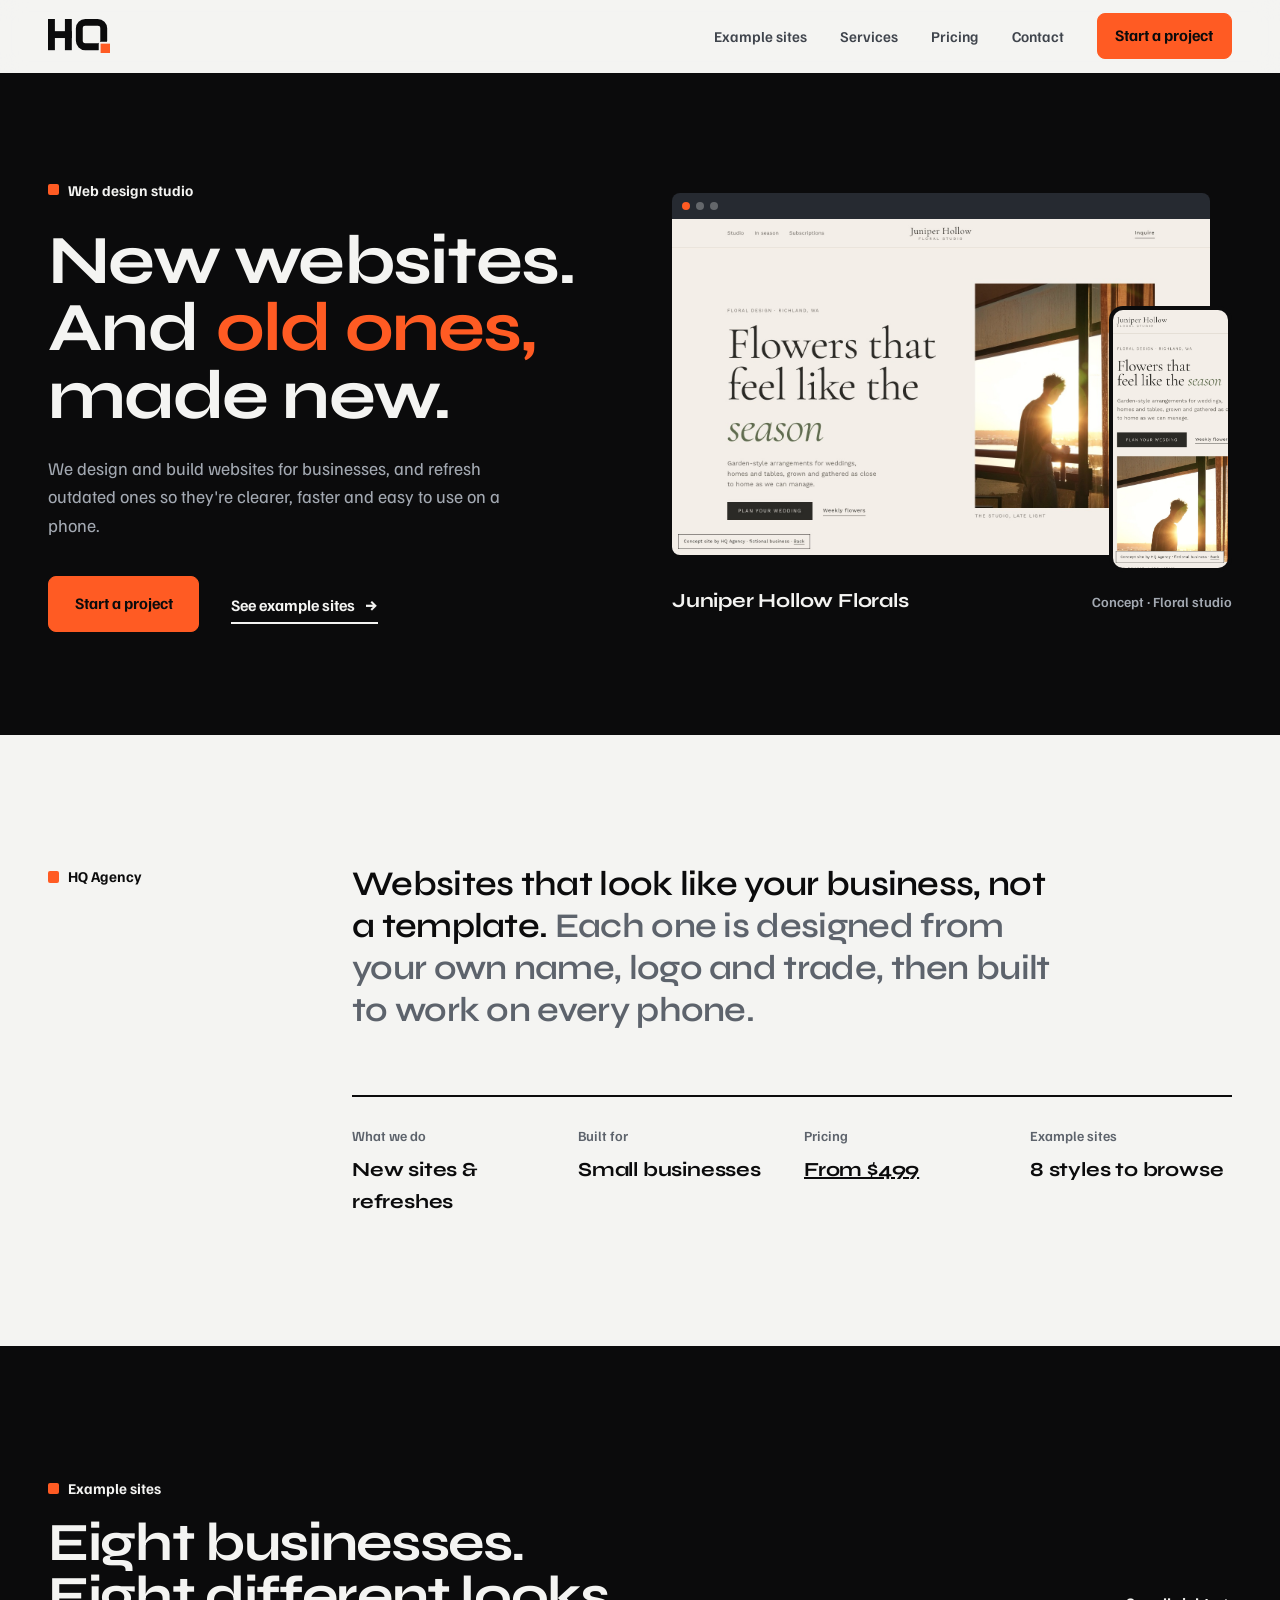
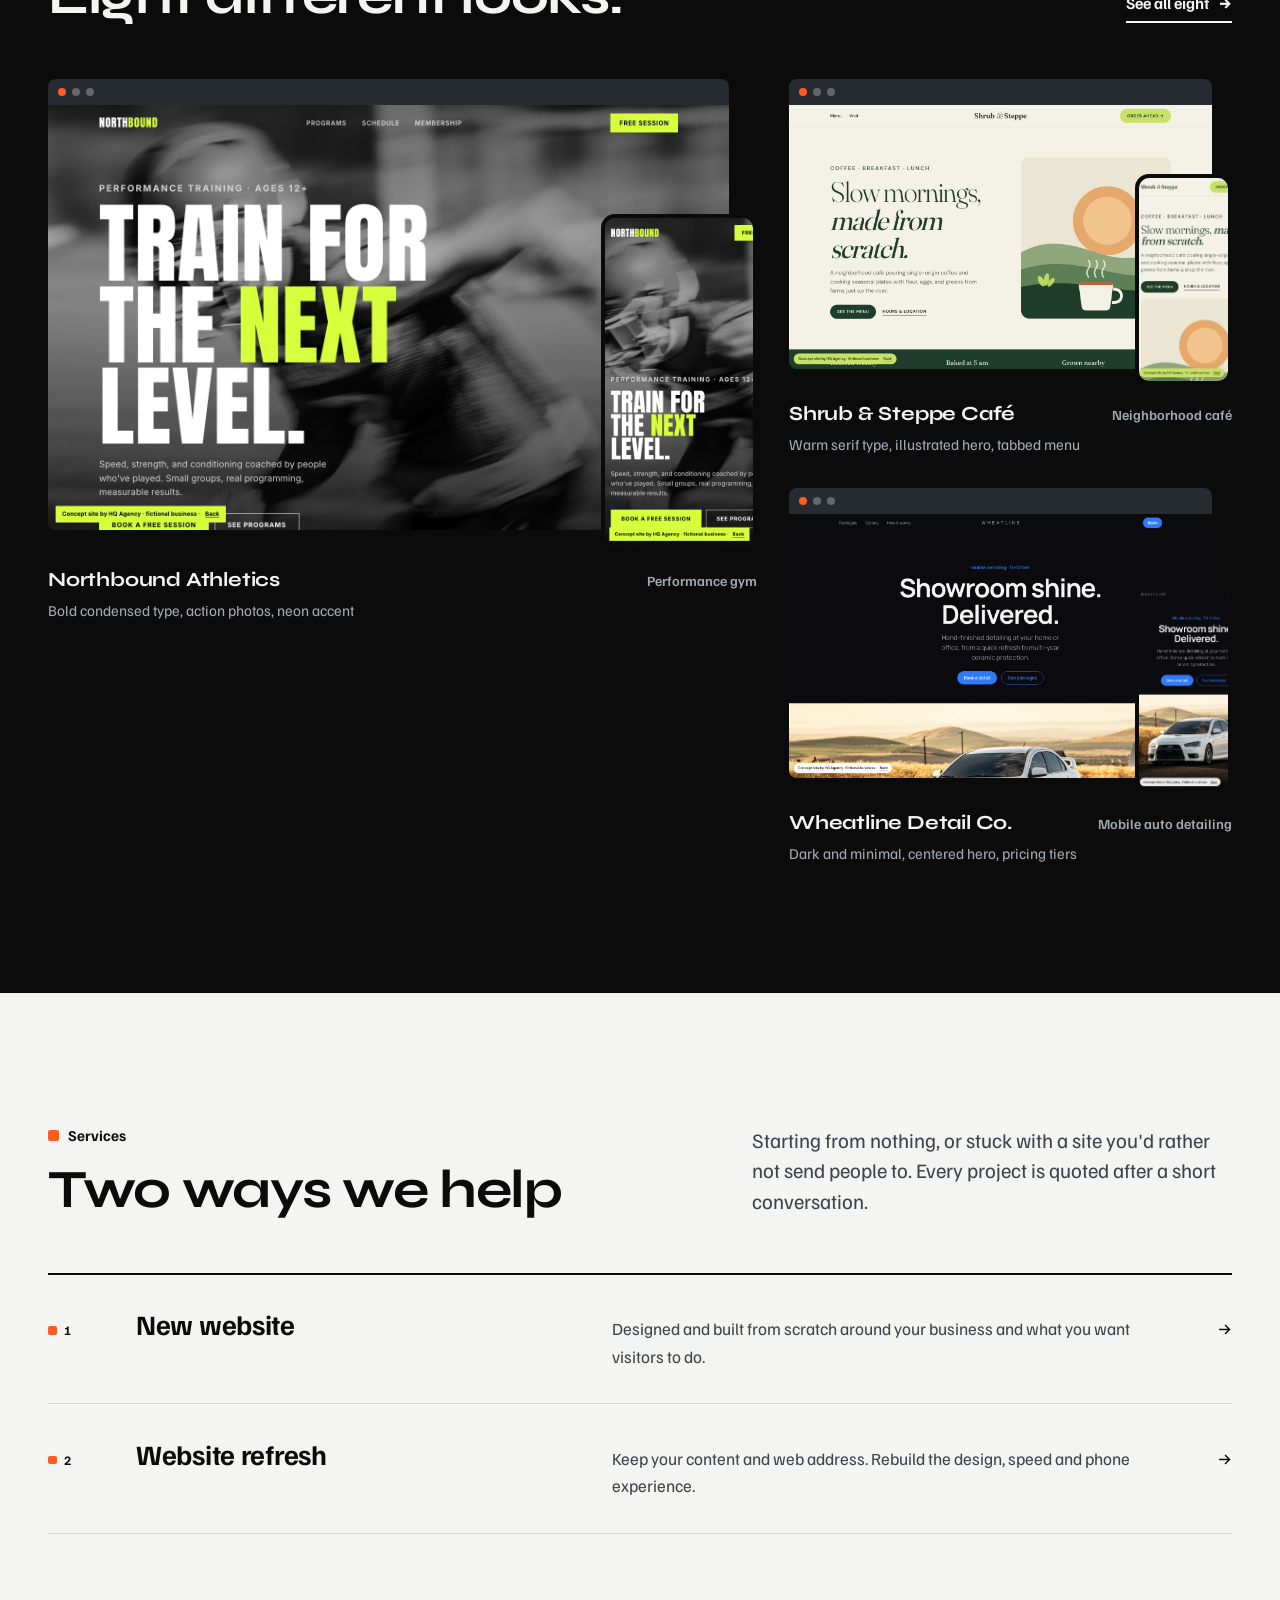
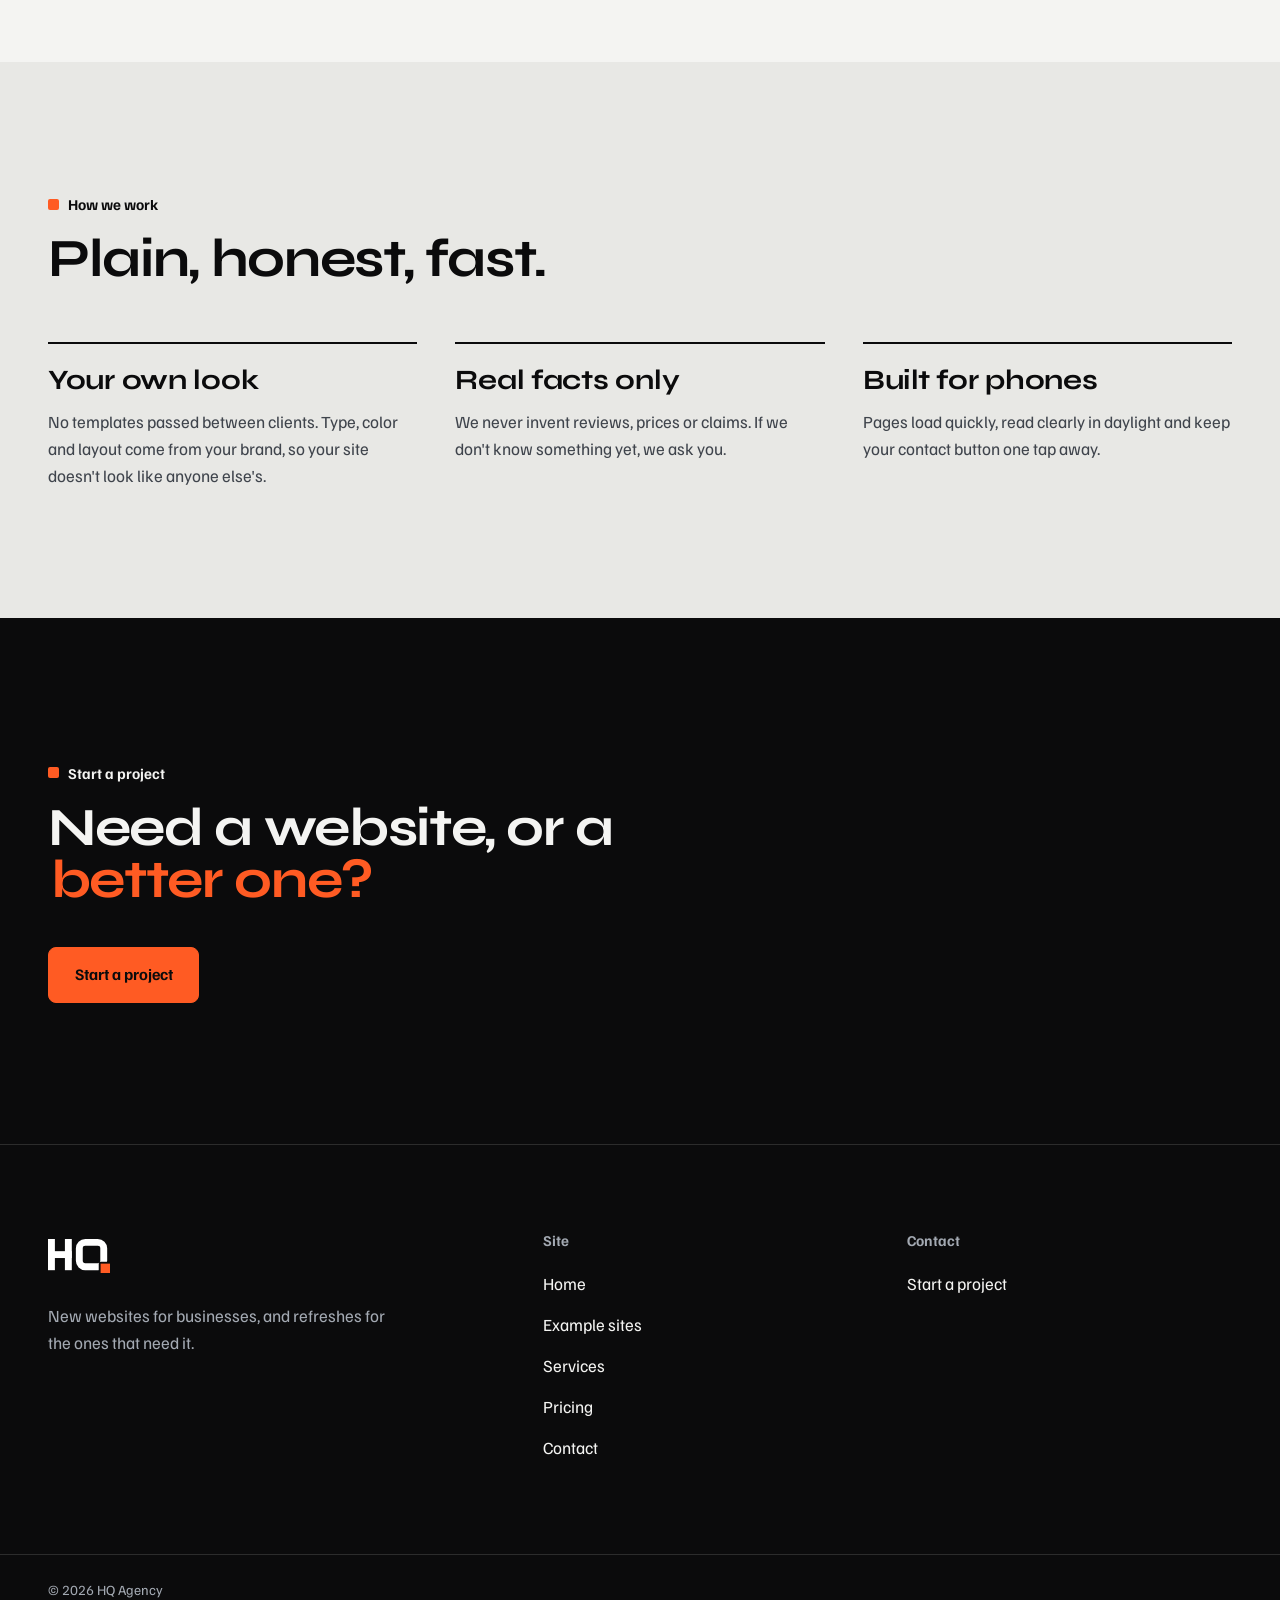
<file: index.html>
<!doctype html>
<html lang="en">
<head>
  <meta charset="utf-8" />
  <meta name="viewport" content="width=device-width, initial-scale=1" />
  <title>HQ Agency | New websites and website refreshes</title>
  <meta name="description" content="HQ Agency designs new websites for businesses and refreshes outdated ones so they're clearer, faster and easy to use on a phone." />
  <meta name="theme-color" content="#f4f4f2" />
  <link rel="icon" href="favicon.svg?v=20261128" type="image/svg+xml" />
  <link rel="icon" href="assets/brand/favicon-32.png?v=20261128" sizes="32x32" type="image/png" />
  <link rel="apple-touch-icon" href="assets/brand/apple-touch-icon.png?v=20261128" />
  <meta property="og:site_name" content="HQ Agency" />
  <meta property="og:type" content="website" />
  <meta property="og:title" content="HQ Agency | New websites and website refreshes" />
  <meta property="og:description" content="New websites for businesses, and refreshes for the ones that need it." />
  <meta property="og:url" content="https://adminus-hqagency.github.io/hqagency-site/" />
  <meta property="og:image" content="https://adminus-hqagency.github.io/hqagency-site/assets/brand/og-image.jpg" />
  <meta property="og:image:width" content="1200" />
  <meta property="og:image:height" content="630" />
  <meta property="og:image:alt" content="HQ Agency: New websites. And old ones, made new." />
  <meta name="twitter:card" content="summary_large_image" />
  <link rel="preconnect" href="https://fonts.googleapis.com" />
  <link rel="preconnect" href="https://fonts.gstatic.com" crossorigin />
  <link rel="stylesheet" href="https://fonts.googleapis.com/css2?family=Familjen+Grotesk:wght@400;500;600;700&family=Syne:wght@600;700;800&display=swap" />
  <link rel="stylesheet" href="css/styles.css?v=20261128" />
  <link rel="preload" as="image" href="assets/work/juniper-hollow-desktop.jpg" fetchpriority="high" />
  <script>document.documentElement.classList.add("js");</script>
  <script src="js/config.js?v=20261128" defer></script>
  <script src="js/components.js?v=20261128" defer></script>
  <script src="js/main.js?v=20261128" defer></script>
  <script src="https://hq-help-bot.hq-help-bot.workers.dev/widget.js" defer></script>
  <script type="application/ld+json">
  { "@context": "https://schema.org", "@type": "ProfessionalService", "name": "HQ Agency", "description": "Website design for businesses: new websites and website refreshes." }
  </script>
</head>
<body>
  <site-header current="home"></site-header>

  <main id="main">
    <!-- HERO, split variant: headline left, a real example site right -->
    <section class="hero hero--split dark" aria-labelledby="hero-title">
      <div class="container hero__grid">
        <div>
          <p class="eyebrow">Web design studio</p>
          <h1 class="display h1 hero__title" id="hero-title">New websites. And <span class="hl">old ones,</span> made new.</h1>
          <p class="hero__text">We design and build websites for businesses, and refresh outdated ones so they're clearer, faster and easy to use on a phone.</p>
          <div class="hero__actions">
            <a class="btn" href="contact.html">Start a project</a>
            <a class="link-arrow" href="work.html">See example sites <span class="arrow" aria-hidden="true">&rarr;</span></a>
          </div>
        </div>
        <a class="work-card hero__work" href="examples/juniper-hollow/" target="_blank" rel="noopener">
          <div class="work-card__frame">
            <div class="work-card__bar" aria-hidden="true"><i></i><i></i><i></i></div>
            <img src="assets/work/juniper-hollow-desktop.jpg" alt="Homepage of the Juniper Hollow Florals concept site: a serif headline beside a warm photo of a studio window." width="1440" height="900" fetchpriority="high" />
            <img class="work-card__phone" src="assets/work/juniper-hollow-phone.jpg" alt="" width="780" height="1688" />
          </div>
          <div class="work-card__caption">
            <span class="work-card__title">Juniper Hollow Florals<span class="visually-hidden"> (concept site, opens in a new tab)</span></span>
            <span class="work-card__meta">Concept · Floral studio</span>
          </div>
        </a>
      </div>
    </section>

    <!-- INTRO + FACTS (pattern 3) -->
    <section class="section" aria-labelledby="intro-title">
      <div class="container grid-12">
        <div class="intro__label"><h2 class="eyebrow" id="intro-title">HQ Agency</h2></div>
        <div class="intro__body">
          <p class="statement">
            Websites that look like your business, not a template.
            <span class="muted">Each one is designed from your own name, logo and trade, then built to work on every phone.</span>
          </p>
          <dl class="facts">
            <div><dt>What we do</dt><dd>New sites &amp; refreshes</dd></div>
            <div><dt>Built for</dt><dd>Small businesses</dd></div>
            <div><dt>Pricing</dt><dd><a href="pricing.html">From $499</a></dd></div>
            <div><dt>Example sites</dt><dd>8 styles to browse</dd></div>
          </dl>
        </div>
      </div>
    </section>

    <!-- FEATURED WORK (pattern 5) -->
    <section class="section dark" aria-labelledby="work-title">
      <div class="container">
        <div class="section-head">
          <div>
            <p class="eyebrow">Example sites</p>
            <h2 class="display h2" id="work-title">Eight businesses.<br />Eight different looks.</h2>
          </div>
          <a class="link-arrow" href="work.html">See all eight <span class="arrow" aria-hidden="true">&rarr;</span></a>
        </div>
        <div class="featured-grid" data-featured-work></div>
      </div>
    </section>

    <!-- SERVICE ROWS (pattern 6) -->
    <section class="section" aria-labelledby="services-title">
      <div class="container">
        <div class="section-head">
          <div>
            <p class="eyebrow">Services</p>
            <h2 class="display h2" id="services-title">Two ways we help</h2>
          </div>
          <p class="lede">Starting from nothing, or stuck with a site you'd rather not send people to. Every project is quoted after a short conversation.</p>
        </div>
        <ul class="service-rows" data-service-rows></ul>
      </div>
    </section>

    <!-- PILLARS (pattern 9): swap for Reviews (pattern 12) once real reviews exist -->
    <section class="section tone-2" aria-labelledby="why-title">
      <div class="container">
        <div class="section-head">
          <div>
            <p class="eyebrow">How we work</p>
            <h2 class="display h2" id="why-title">Plain, honest, fast.</h2>
          </div>
        </div>
        <div class="pillars">
          <div class="pillar"><h3 class="h3">Your own look</h3><p>No templates passed between clients. Type, color and layout come from your brand, so your site doesn't look like anyone else's.</p></div>
          <div class="pillar"><h3 class="h3">Real facts only</h3><p>We never invent reviews, prices or claims. If we don't know something yet, we ask you.</p></div>
          <div class="pillar"><h3 class="h3">Built for phones</h3><p>Pages load quickly, read clearly in daylight and keep your contact button one tap away.</p></div>
        </div>
      </div>
    </section>

    <!-- CTA BAND (pattern 13) -->
    <section class="dark cta" aria-labelledby="cta-title">
      <div class="container">
        <p class="eyebrow">Start a project</p>
        <h2 class="display h2 cta__title" id="cta-title" style="margin-top:1rem">Need a website, or a <span class="hl">better one?</span></h2>
        <div class="cta__row">
          <a class="btn" href="contact.html">Start a project</a>
          <div class="cta__contact">
            <a data-link="email" href="#">Email</a>
            <a data-link="phone" href="#">Call</a>
          </div>
        </div>
      </div>
    </section>
  </main>

  <site-footer></site-footer>
</body>
</html>
</file>
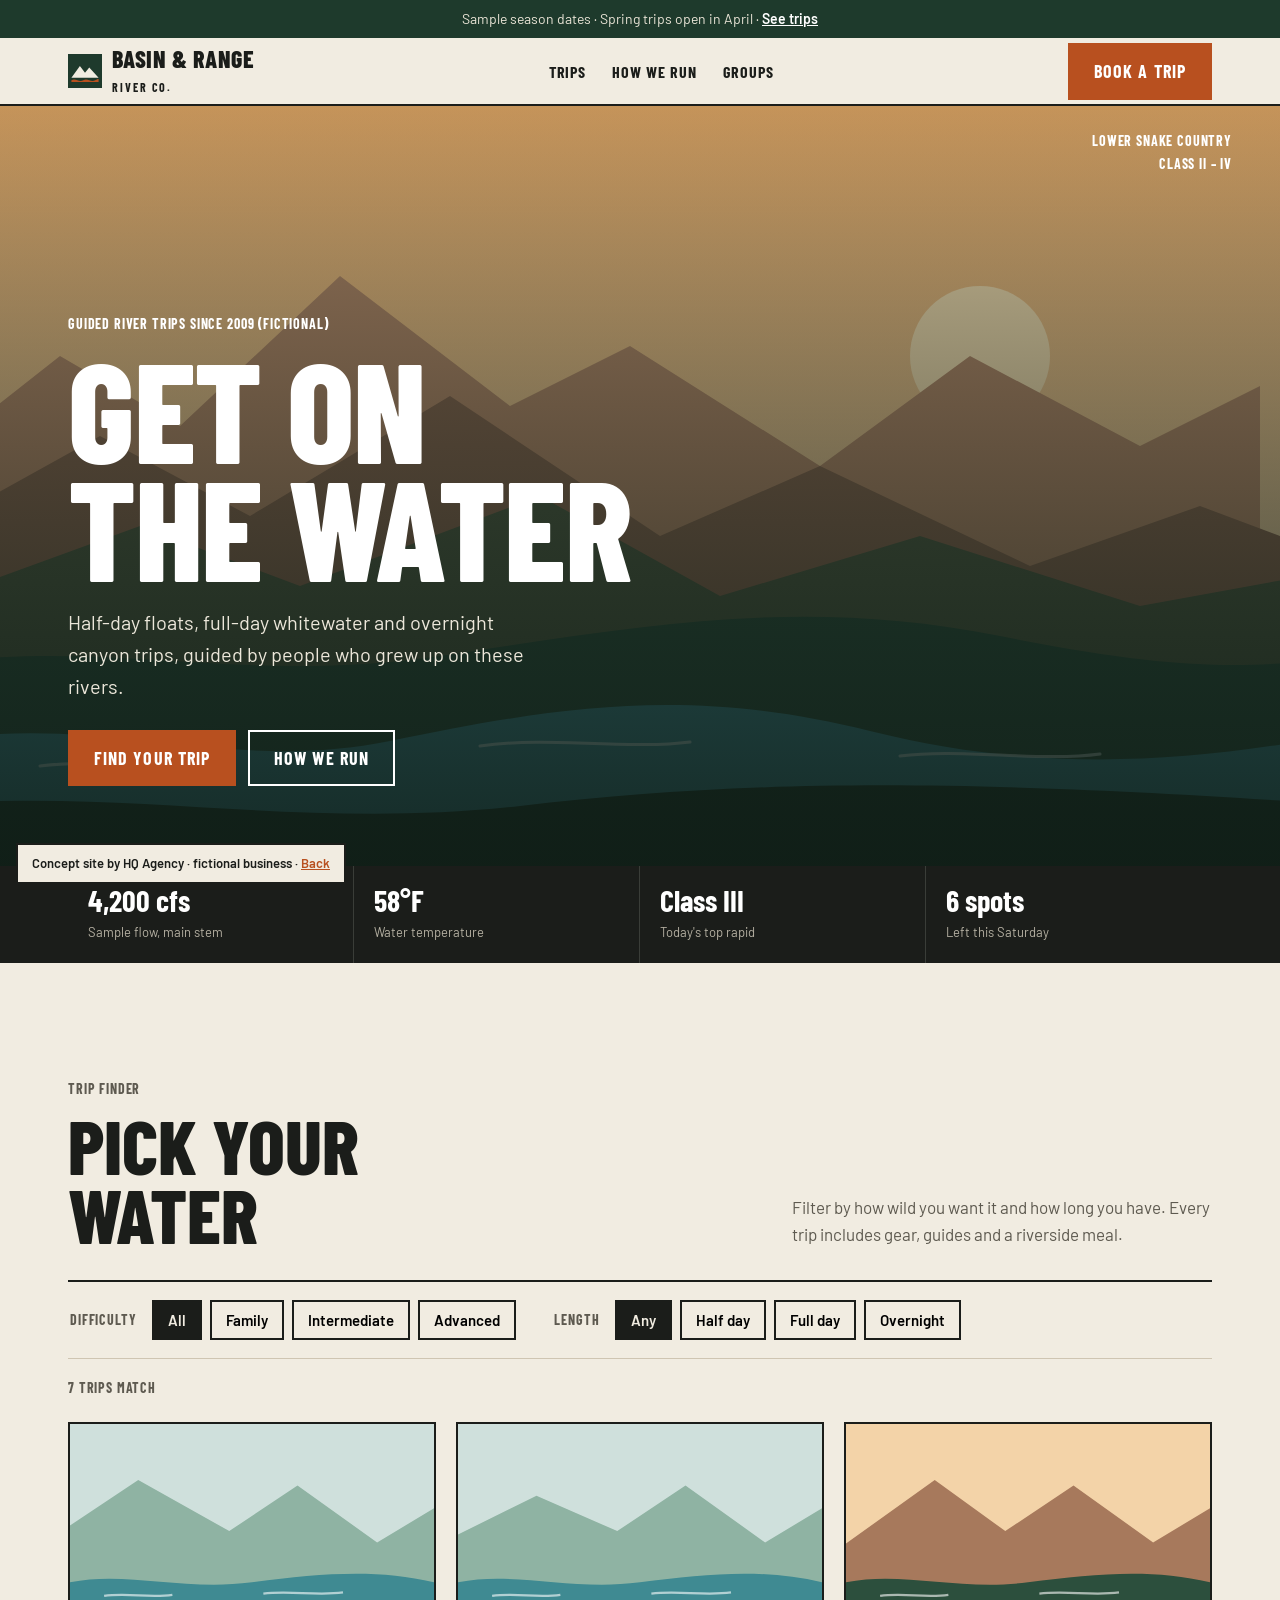
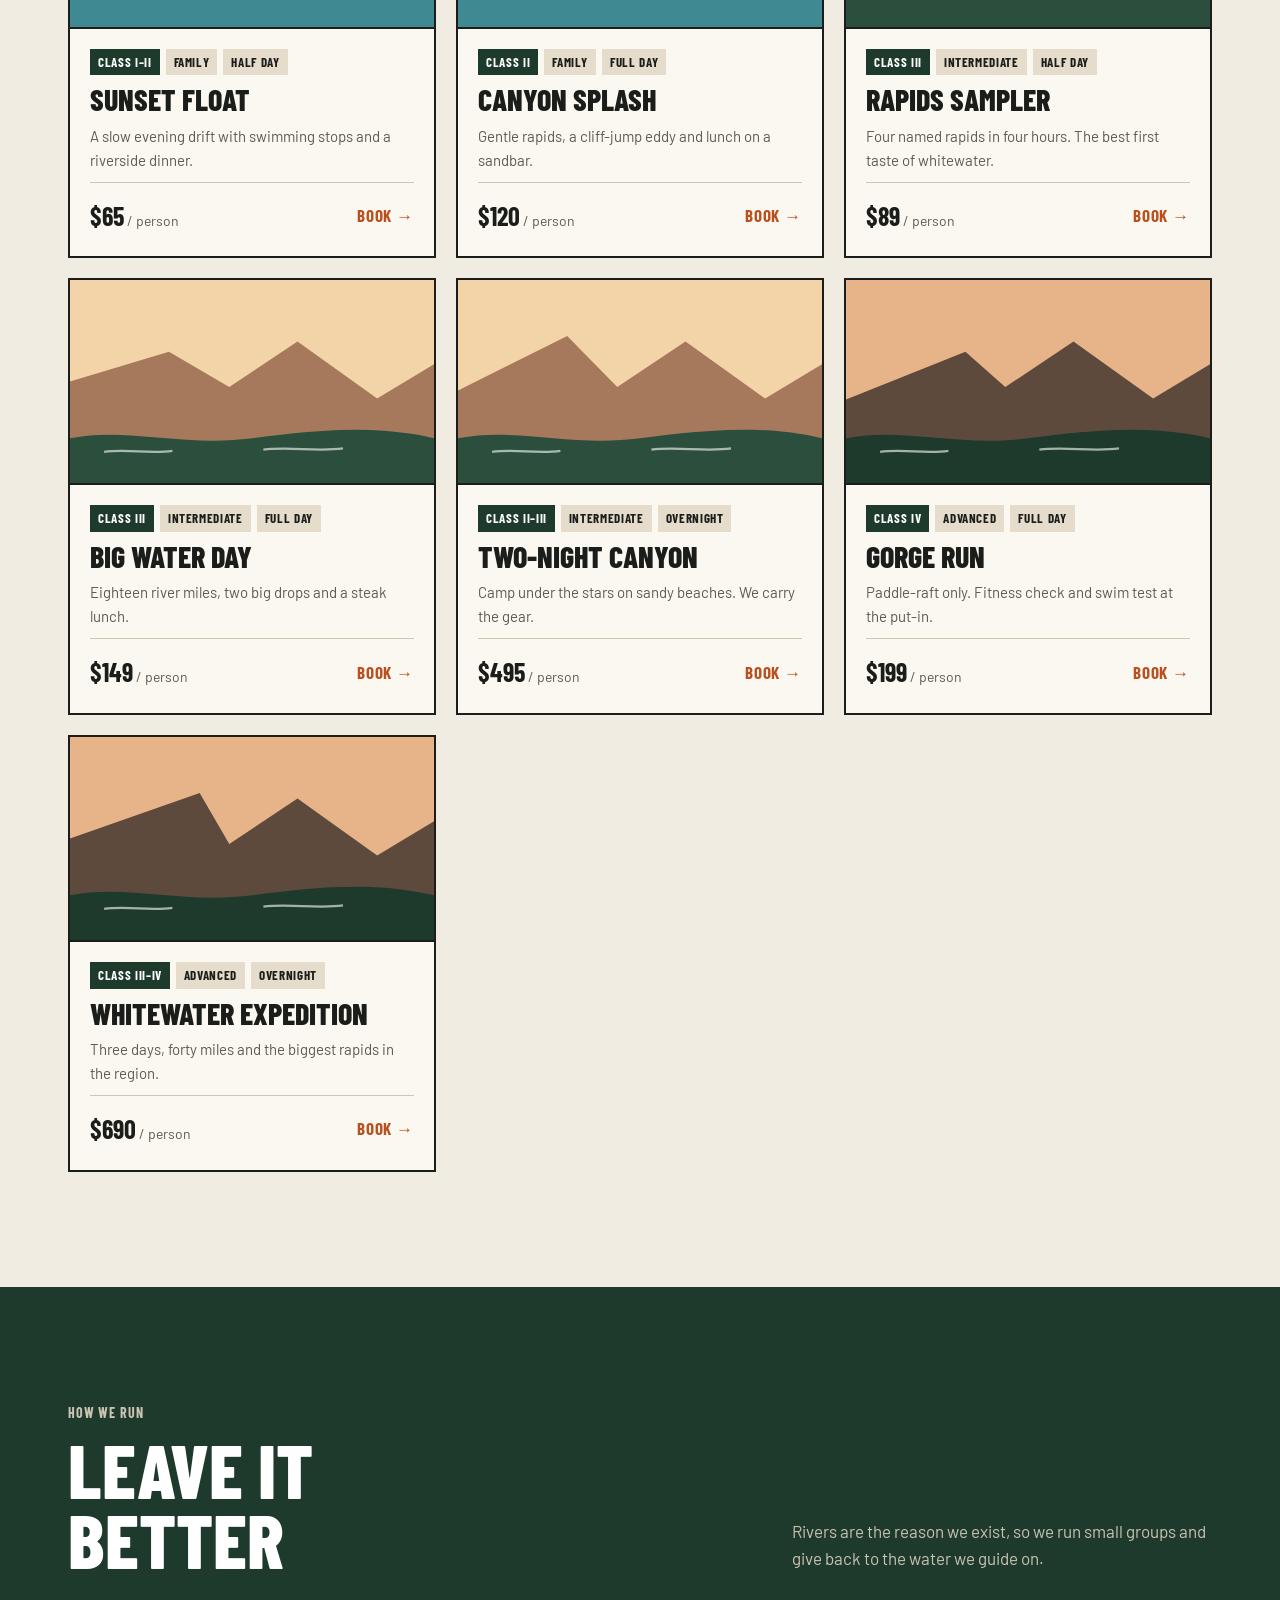
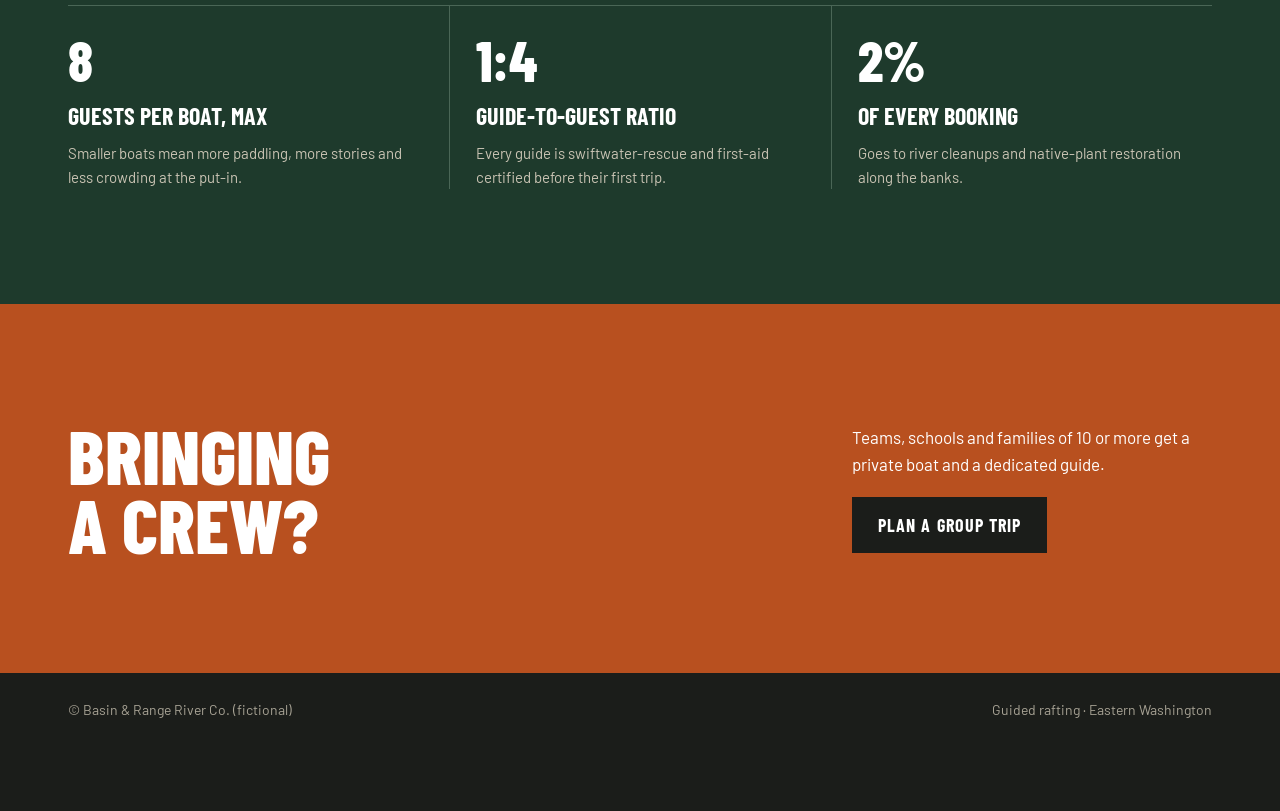
<file: examples/basin-and-range/index.html>
<!doctype html>
<html lang="en">
<head>
  <meta charset="utf-8" />
  <meta name="viewport" content="width=device-width, initial-scale=1" />
  <title>Basin &amp; Range River Co. | Concept site by HQ Agency</title>
  <meta name="description" content="Concept website for a fictional river rafting outfitter, designed by HQ Agency." />
  <meta name="robots" content="noindex" />
  <link rel="preconnect" href="https://fonts.googleapis.com" />
  <link rel="preconnect" href="https://fonts.gstatic.com" crossorigin />
  <link rel="stylesheet" href="https://fonts.googleapis.com/css2?family=Barlow+Condensed:wght@600;700;800&family=Barlow:wght@400;500;600&display=swap" />
  <style>
    :root {
      --paper: #f1ece1; --paper-2: #e5dccb; --forest: #1e3a2c; --forest-2: #2c4f3d; --ink: #1b1d1a; --muted: #5e5a50;
      --rust: #b8501f; --rust-dark: #9a4116; --sky: #cfe0dc; --line: #cfc5b2; --max: 1240px;
      --cond: "Barlow Condensed", "Arial Narrow", sans-serif; --sans: "Barlow", system-ui, sans-serif;
    }
    *, *::before, *::after { box-sizing: border-box; }
    html { scroll-behavior: smooth; }
    @media (prefers-reduced-motion: reduce) { html { scroll-behavior: auto; } * { transition: none !important; } }
    body { margin: 0; background: var(--paper); color: var(--ink); font-family: var(--sans); font-size: 17px; line-height: 1.6; -webkit-font-smoothing: antialiased; }
    a { color: inherit; }
    h1, h2, h3, p, ul { margin: 0; padding: 0; }
    .wrap { width: 100%; max-width: var(--max); margin-inline: auto; padding-inline: clamp(16px, 4vw, 48px); }
    :focus-visible { outline: 3px solid var(--rust); outline-offset: 2px; }
    .cap { font-family: var(--cond); font-weight: 700; text-transform: uppercase; letter-spacing: .06em; font-size: 14px; }
    .btn { display: inline-flex; align-items: center; justify-content: center; gap: 10px; min-height: 48px; padding: 12px 24px; font-family: var(--cond); font-weight: 700; font-size: 18px; letter-spacing: .06em; text-transform: uppercase; text-decoration: none; border: 2px solid var(--rust); background: var(--rust); color: #fff; transition: background-color .2s, border-color .2s, color .2s; }
    .btn:hover { background: var(--rust-dark); border-color: var(--rust-dark); }
    .btn--line { background: transparent; color: inherit; border-color: currentColor; }
    .btn--line:hover { background: rgba(255,255,255,.1); border-color: currentColor; }

    /* Announcement + nav */
    .note { background: var(--forest); color: #e9e4d6; text-align: center; padding: 8px 16px; font-size: 14px; }
    .note a { color: #fff; font-weight: 600; }
    .nav { position: sticky; top: 0; z-index: 10; background: var(--paper); border-bottom: 2px solid var(--ink); }
    .nav__bar { display: flex; align-items: center; justify-content: space-between; gap: 20px; min-height: 66px; }
    .logo { display: flex; align-items: center; gap: 10px; text-decoration: none; font-family: var(--cond); font-weight: 800; font-size: 24px; text-transform: uppercase; letter-spacing: .02em; line-height: 1; }
    .logo svg { width: 34px; height: 34px; }
    .nav__links { display: flex; gap: 26px; }
    .nav__links a { text-decoration: none; }
    .nav__links a:hover { color: var(--rust); }
    @media (max-width: 780px) { .nav__links { display: none; } .nav .btn { min-height: 44px; padding: 8px 16px; font-size: 16px; } }

    /* Hero */
    .hero { position: relative; color: #fff; min-height: min(86vh, 760px); display: flex; align-items: flex-end; overflow: hidden; background: var(--forest); }
    .hero svg.scene { position: absolute; inset: 0; width: 100%; height: 100%; }
    .hero::after { content: ""; position: absolute; inset: 0; background: linear-gradient(to top, rgba(14,26,20,.86), rgba(14,26,20,.5) 55%, rgba(14,26,20,.2)); }
    .hero__content { position: relative; z-index: 1; padding-block: clamp(40px, 7vw, 80px); }
    .hero h1 { font-family: var(--cond); font-weight: 800; text-transform: uppercase; font-size: clamp(60px, 11vw, 168px); line-height: .84; letter-spacing: -.01em; margin-top: 14px; }
    .hero p.sub { margin-top: 20px; max-width: 44ch; font-size: clamp(17px, 1.8vw, 20px); color: #ece7da; }
    .hero__ctas { display: flex; flex-wrap: wrap; gap: 12px; margin-top: 28px; }
    .hero .meta { position: absolute; right: clamp(16px, 4vw, 48px); top: 24px; z-index: 2; text-align: right; color: #fff; }

    /* Report strip */
    .report { background: var(--ink); color: #e9e4d6; }
    .report ul { list-style: none; display: grid; grid-template-columns: repeat(4, minmax(0, 1fr)); }
    .report li { padding: 18px 20px; border-right: 1px solid #3a3d38; }
    .report li:last-child { border-right: 0; }
    .report b { display: block; font-family: var(--cond); font-size: 30px; font-weight: 700; color: #fff; line-height: 1.1; }
    .report span { font-size: 13px; color: #b5b0a2; }
    @media (max-width: 760px) { .report ul { grid-template-columns: 1fr 1fr; } .report li:nth-child(2) { border-right: 0; } .report li:nth-child(-n+2) { border-bottom: 1px solid #3a3d38; } }

    /* Trip finder */
    .section { padding-block: clamp(64px, 9vw, 120px); }
    .head { display: flex; flex-wrap: wrap; justify-content: space-between; align-items: flex-end; gap: 20px 40px; margin-bottom: 32px; }
    .head h2 { font-family: var(--cond); font-weight: 800; text-transform: uppercase; font-size: clamp(44px, 6vw, 84px); line-height: .9; margin-top: 10px; }
    .head p { max-width: 42ch; color: var(--muted); }
    .kicker { color: var(--rust); }
    .filters { display: flex; flex-wrap: wrap; gap: 20px 36px; padding: 18px 0; border-top: 2px solid var(--ink); border-bottom: 1px solid var(--line); }
    .filters fieldset { border: 0; padding: 0; margin: 0; display: flex; flex-wrap: wrap; align-items: center; gap: 8px; }
    .filters legend { float: left; margin-right: 6px; color: var(--muted); }
    .chip { min-height: 40px; padding: 6px 14px; border: 2px solid var(--ink); background: transparent; font: 600 15px var(--sans); cursor: pointer; }
    .chip[aria-pressed="true"] { background: var(--ink); color: var(--paper); }
    .chip:hover { background: var(--paper-2); } .chip[aria-pressed="true"]:hover { background: var(--forest); }
    .count { margin: 18px 0 22px; color: var(--muted); }
    .trips { list-style: none; display: grid; grid-template-columns: repeat(3, minmax(0, 1fr)); gap: 20px; }
    .trip { background: #fbf8f1; border: 2px solid var(--ink); display: flex; flex-direction: column; }
    .trip__art { aspect-ratio: 16 / 9; display: block; border-bottom: 2px solid var(--ink); }
    .trip__body { padding: 20px; display: flex; flex-direction: column; gap: 10px; flex: 1; }
    .trip h3 { font-family: var(--cond); font-weight: 800; text-transform: uppercase; font-size: 30px; line-height: .95; }
    .trip p { color: var(--muted); font-size: 15px; }
    .tags { display: flex; flex-wrap: wrap; gap: 6px; }
    .tag { font-family: var(--cond); font-weight: 700; text-transform: uppercase; letter-spacing: .05em; font-size: 13px; padding: 3px 8px; background: var(--paper-2); }
    .tag--class { background: var(--forest); color: #fff; }
    .trip__foot { margin-top: auto; padding-top: 12px; border-top: 1px solid var(--line); display: flex; justify-content: space-between; align-items: center; gap: 10px; }
    .trip__foot b { font-family: var(--cond); font-size: 26px; }
    .trip__foot a { font-family: var(--cond); font-weight: 700; text-transform: uppercase; letter-spacing: .05em; color: var(--rust); text-decoration: none; }
    .empty { grid-column: 1 / -1; padding: 40px; text-align: center; border: 2px dashed var(--line); color: var(--muted); }
    @media (max-width: 960px) { .trips { grid-template-columns: 1fr 1fr; } }
    @media (max-width: 620px) { .trips { grid-template-columns: 1fr; } }

    /* Values */
    .values { background: var(--forest); color: #ece7da; }
    .values .head h2 { color: #fff; }
    .values .head p { color: #c9c3b3; }
    .values .kicker { color: #f0a26f; }
    .vgrid { display: grid; grid-template-columns: repeat(3, minmax(0, 1fr)); border-top: 1px solid #4a6656; }
    .vgrid div { padding: 26px 26px 0 0; }
    .vgrid div + div { padding-left: 26px; border-left: 1px solid #4a6656; }
    .vgrid b { font-family: var(--cond); font-size: 56px; font-weight: 800; color: #fff; line-height: 1; }
    .vgrid h3 { font-family: var(--cond); text-transform: uppercase; font-size: 24px; margin-top: 8px; color: #fff; }
    .vgrid p { color: #c9c3b3; font-size: 15px; margin-top: 6px; }
    @media (max-width: 760px) { .vgrid { grid-template-columns: 1fr; } .vgrid div + div { padding-left: 0; border-left: 0; border-top: 1px solid #4a6656; margin-top: 20px; } }

    /* CTA + footer */
    .cta { background: var(--rust); color: #fff; }
    .cta .wrap { display: flex; flex-wrap: wrap; align-items: center; justify-content: space-between; gap: 24px; }
    .cta h2 { font-family: var(--cond); font-weight: 800; text-transform: uppercase; font-size: clamp(40px, 6vw, 80px); line-height: .9; }
    .cta .btn { background: var(--ink); border-color: var(--ink); }
    .cta .btn:hover { background: #000; }
    footer { background: var(--ink); color: #a7a294; font-size: 14px; padding-block: 26px 90px; }
    footer .wrap { display: flex; flex-wrap: wrap; justify-content: space-between; gap: 12px; }

    .concept { position: fixed; left: 16px; bottom: 16px; z-index: 20; padding: 8px 14px; background: var(--paper); border: 2px solid var(--ink); font-size: 13px; font-weight: 600; }
    .concept a { color: var(--rust); }
  </style>
</head>
<body>
  <p class="note">Sample season dates · Spring trips open in April · <a href="#trips">See trips</a></p>
  <header class="nav">
    <div class="wrap nav__bar">
      <a class="logo" href="#top" aria-label="Basin and Range River Company, home">
        <svg viewBox="0 0 40 40" aria-hidden="true"><rect width="40" height="40" fill="#1e3a2c"/><path d="M4 28 14 14l6 8 5-6 11 12z" fill="#f1ece1"/><path d="M4 31c5-3 9 3 14 0s9 3 14 0 4-1 4-1v3H4z" fill="#b8501f"/></svg>
        <span>Basin &amp; Range<br /><span class="cap" style="font-size:12px;letter-spacing:.16em">River Co.</span></span>
      </a>
      <nav class="nav__links cap" aria-label="Main" style="font-size:16px"><a href="#trips">Trips</a><a href="#values">How we run</a><a href="#book">Groups</a></nav>
      <a class="btn" href="#trips">Book a trip</a>
    </div>
  </header>

  <main id="top">
    <section class="hero" aria-labelledby="hero-title">
      <svg class="scene" viewBox="0 0 1440 760" preserveAspectRatio="xMidYMid slice" aria-hidden="true">
        <defs><linearGradient id="sky" x1="0" y1="0" x2="0" y2="1"><stop offset="0" stop-color="#f3b26b"/><stop offset=".55" stop-color="#e9c99a"/><stop offset="1" stop-color="#cfe0dc"/></linearGradient></defs>
        <rect width="1440" height="760" fill="url(#sky)"/>
        <circle cx="1060" cy="250" r="70" fill="#fbe3b5"/>
        <path d="M0 360 140 250l120 70 160-150 170 130 120-60 190 120 150-110 170 90 120-60v520H0z" fill="#b88a6a"/>
        <path d="M0 430 180 330l150 80 200-120 210 140 160-70 210 100 170-60 160 60v360H0z" fill="#8a6650"/>
        <path d="M0 500 220 420l160 60 240-90 180 100 200-60 220 70 220-40v400H0z" fill="#4f5b43"/>
        <path d="M0 560c180-30 320 20 520-10s360-60 560-20 260 30 360 20v210H0z" fill="#2c4f3d"/>
        <path d="M0 640c160-40 300 30 470-5s300-55 480-10 330 30 490 0v135H0z" fill="#3f8a92"/>
        <path d="M120 660c60-8 120 6 190-2M560 640c70-10 150 4 210-4M980 650c60-8 140 6 200-2" stroke="#cfe0dc" stroke-width="3" fill="none" stroke-linecap="round" opacity=".7"/>
        <path d="M0 700c200-20 380 25 600 0s420-30 840 0v60H0z" fill="#1e3a2c"/>
      </svg>
      <span class="meta cap" aria-hidden="true">Lower Snake country<br />Class II – IV</span>
      <div class="wrap hero__content">
        <p class="cap" style="color:#fff">Guided river trips since 2009 (fictional)</p>
        <h1 id="hero-title">Get on<br />the water</h1>
        <p class="sub">Half-day floats, full-day whitewater and overnight canyon trips, guided by people who grew up on these rivers.</p>
        <div class="hero__ctas"><a class="btn" href="#trips">Find your trip</a><a class="btn btn--line" href="#values">How we run</a></div>
      </div>
    </section>

    <section class="report" aria-label="Sample river report">
      <ul class="wrap">
        <li><b>4,200 cfs</b><span>Sample flow, main stem</span></li>
        <li><b>58°F</b><span>Water temperature</span></li>
        <li><b>Class III</b><span>Today's top rapid</span></li>
        <li><b>6 spots</b><span>Left this Saturday</span></li>
      </ul>
    </section>

    <section class="section" id="trips" aria-labelledby="trips-title">
      <div class="wrap">
        <div class="head">
          <div><p class="cap kicker">Trip finder</p><h2 id="trips-title">Pick your<br />water</h2></div>
          <p>Filter by how wild you want it and how long you have. Every trip includes gear, guides and a riverside meal.</p>
        </div>
        <div class="filters">
          <fieldset data-filter="level"><legend class="cap">Difficulty</legend>
            <button class="chip" type="button" data-value="all" aria-pressed="true">All</button>
            <button class="chip" type="button" data-value="family" aria-pressed="false">Family</button>
            <button class="chip" type="button" data-value="intermediate" aria-pressed="false">Intermediate</button>
            <button class="chip" type="button" data-value="advanced" aria-pressed="false">Advanced</button>
          </fieldset>
          <fieldset data-filter="length"><legend class="cap">Length</legend>
            <button class="chip" type="button" data-value="all" aria-pressed="true">Any</button>
            <button class="chip" type="button" data-value="half" aria-pressed="false">Half day</button>
            <button class="chip" type="button" data-value="full" aria-pressed="false">Full day</button>
            <button class="chip" type="button" data-value="overnight" aria-pressed="false">Overnight</button>
          </fieldset>
        </div>
        <p class="count cap" aria-live="polite" data-count></p>
        <ul class="trips" data-trips></ul>
      </div>
    </section>

    <section class="section values" id="values" aria-labelledby="values-title">
      <div class="wrap">
        <div class="head">
          <div><p class="cap kicker">How we run</p><h2 id="values-title">Leave it<br />better</h2></div>
          <p>Rivers are the reason we exist, so we run small groups and give back to the water we guide on.</p>
        </div>
        <div class="vgrid">
          <div><b>8</b><h3>Guests per boat, max</h3><p>Smaller boats mean more paddling, more stories and less crowding at the put-in.</p></div>
          <div><b>1:4</b><h3>Guide-to-guest ratio</h3><p>Every guide is swiftwater-rescue and first-aid certified before their first trip.</p></div>
          <div><b>2%</b><h3>Of every booking</h3><p>Goes to river cleanups and native-plant restoration along the banks.</p></div>
        </div>
      </div>
    </section>

    <section class="section cta" id="book" aria-labelledby="cta-title">
      <div class="wrap">
        <h2 id="cta-title">Bringing<br />a crew?</h2>
        <div><p style="max-width:36ch;margin-bottom:18px">Teams, schools and families of 10 or more get a private boat and a dedicated guide.</p><a class="btn" href="#top">Plan a group trip</a></div>
      </div>
    </section>
  </main>

  <footer><div class="wrap"><span>© Basin &amp; Range River Co. (fictional)</span><span>Guided rafting · Eastern Washington</span></div></footer>
  <p class="concept">Concept site by HQ Agency · fictional business · <a href="../../work.html" target="_top">Back</a></p>

  <script>
    (function () {
      const ART = {
        family: ["#cfe0dc", "#8fb3a3", "#3f8a92"], intermediate: ["#f3d3a8", "#a7795c", "#2c4f3d"], advanced: ["#e7b48a", "#5e4a3c", "#1e3a2c"],
      };
      const TRIPS = [
        { name: "Sunset float", level: "family", length: "half", cls: "Class I–II", price: 65, text: "A slow evening drift with swimming stops and a riverside dinner." },
        { name: "Canyon splash", level: "family", length: "full", cls: "Class II", price: 120, text: "Gentle rapids, a cliff-jump eddy and lunch on a sandbar." },
        { name: "Rapids sampler", level: "intermediate", length: "half", cls: "Class III", price: 89, text: "Four named rapids in four hours. The best first taste of whitewater." },
        { name: "Big water day", level: "intermediate", length: "full", cls: "Class III", price: 149, text: "Eighteen river miles, two big drops and a steak lunch." },
        { name: "Two-night canyon", level: "intermediate", length: "overnight", cls: "Class II–III", price: 495, text: "Camp under the stars on sandy beaches. We carry the gear." },
        { name: "Gorge run", level: "advanced", length: "full", cls: "Class IV", price: 199, text: "Paddle-raft only. Fitness check and swim test at the put-in." },
        { name: "Whitewater expedition", level: "advanced", length: "overnight", cls: "Class III–IV", price: 690, text: "Three days, forty miles and the biggest rapids in the region." },
      ];
      const LEN = { half: "Half day", full: "Full day", overnight: "Overnight" };
      const LVL = { family: "Family", intermediate: "Intermediate", advanced: "Advanced" };
      const state = { level: "all", length: "all" };
      const list = document.querySelector("[data-trips]");
      const count = document.querySelector("[data-count]");
      const art = (lvl, i) => { const [a, b, c] = ART[lvl]; return `<svg class="trip__art" viewBox="0 0 320 180" preserveAspectRatio="xMidYMid slice" aria-hidden="true"><rect width="320" height="180" fill="${a}"/><path d="M0 ${90 + (i % 3) * 8} ${60 + i * 9} ${50 + (i % 2) * 14} 140 95l60-40 70 50 50-30v105H0z" fill="${b}"/><path d="M0 140c50-10 100 8 160 0s110-12 160 0v40H0z" fill="${c}"/><path d="M30 152c20-3 40 2 60-1M170 150c22-3 46 2 70-1" stroke="#fff" stroke-width="2" fill="none" opacity=".6"/></svg>`; };
      function render() {
        const items = TRIPS.filter((t) => (state.level === "all" || t.level === state.level) && (state.length === "all" || t.length === state.length));
        count.textContent = `${items.length} trip${items.length === 1 ? "" : "s"} match`;
        list.innerHTML = items.length ? items.map((t, i) => `
          <li class="trip">${art(t.level, i)}
            <div class="trip__body">
              <div class="tags"><span class="tag tag--class">${t.cls}</span><span class="tag">${LVL[t.level]}</span><span class="tag">${LEN[t.length]}</span></div>
              <h3>${t.name}</h3><p>${t.text}</p>
              <div class="trip__foot"><b>$${t.price}<span style="font-size:14px;font-family:var(--sans);font-weight:400;color:var(--muted)"> / person</span></b><a href="#book">Book →</a></div>
            </div>
          </li>`).join("") : `<li class="empty">No trips match both filters yet. Try a different length.</li>`;
      }
      document.querySelectorAll("[data-filter]").forEach((fs) => {
        fs.addEventListener("click", (e) => {
          const chip = e.target.closest(".chip");
          if (!chip) return;
          fs.querySelectorAll(".chip").forEach((c) => c.setAttribute("aria-pressed", String(c === chip)));
          state[fs.dataset.filter] = chip.dataset.value;
          render();
        });
      });
      render();
    })();
  </script>
</body>
</html>
</file>
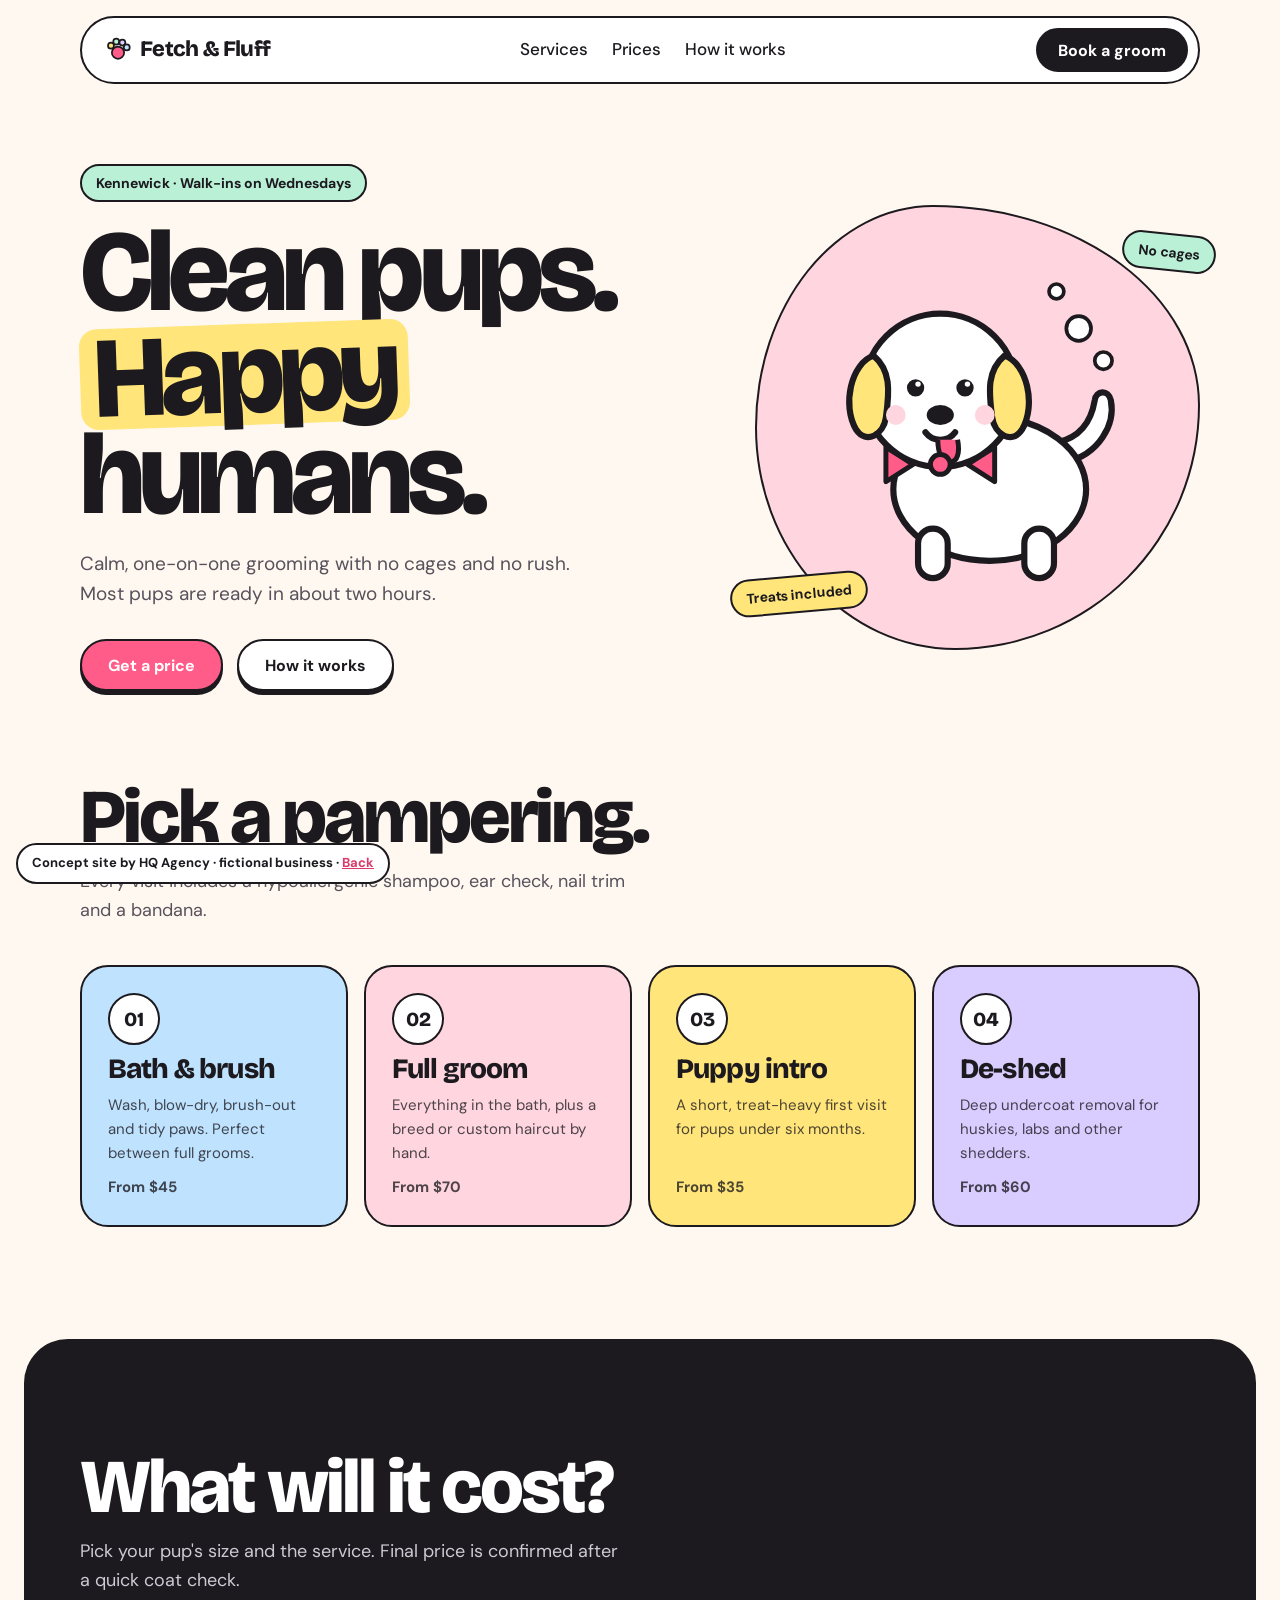
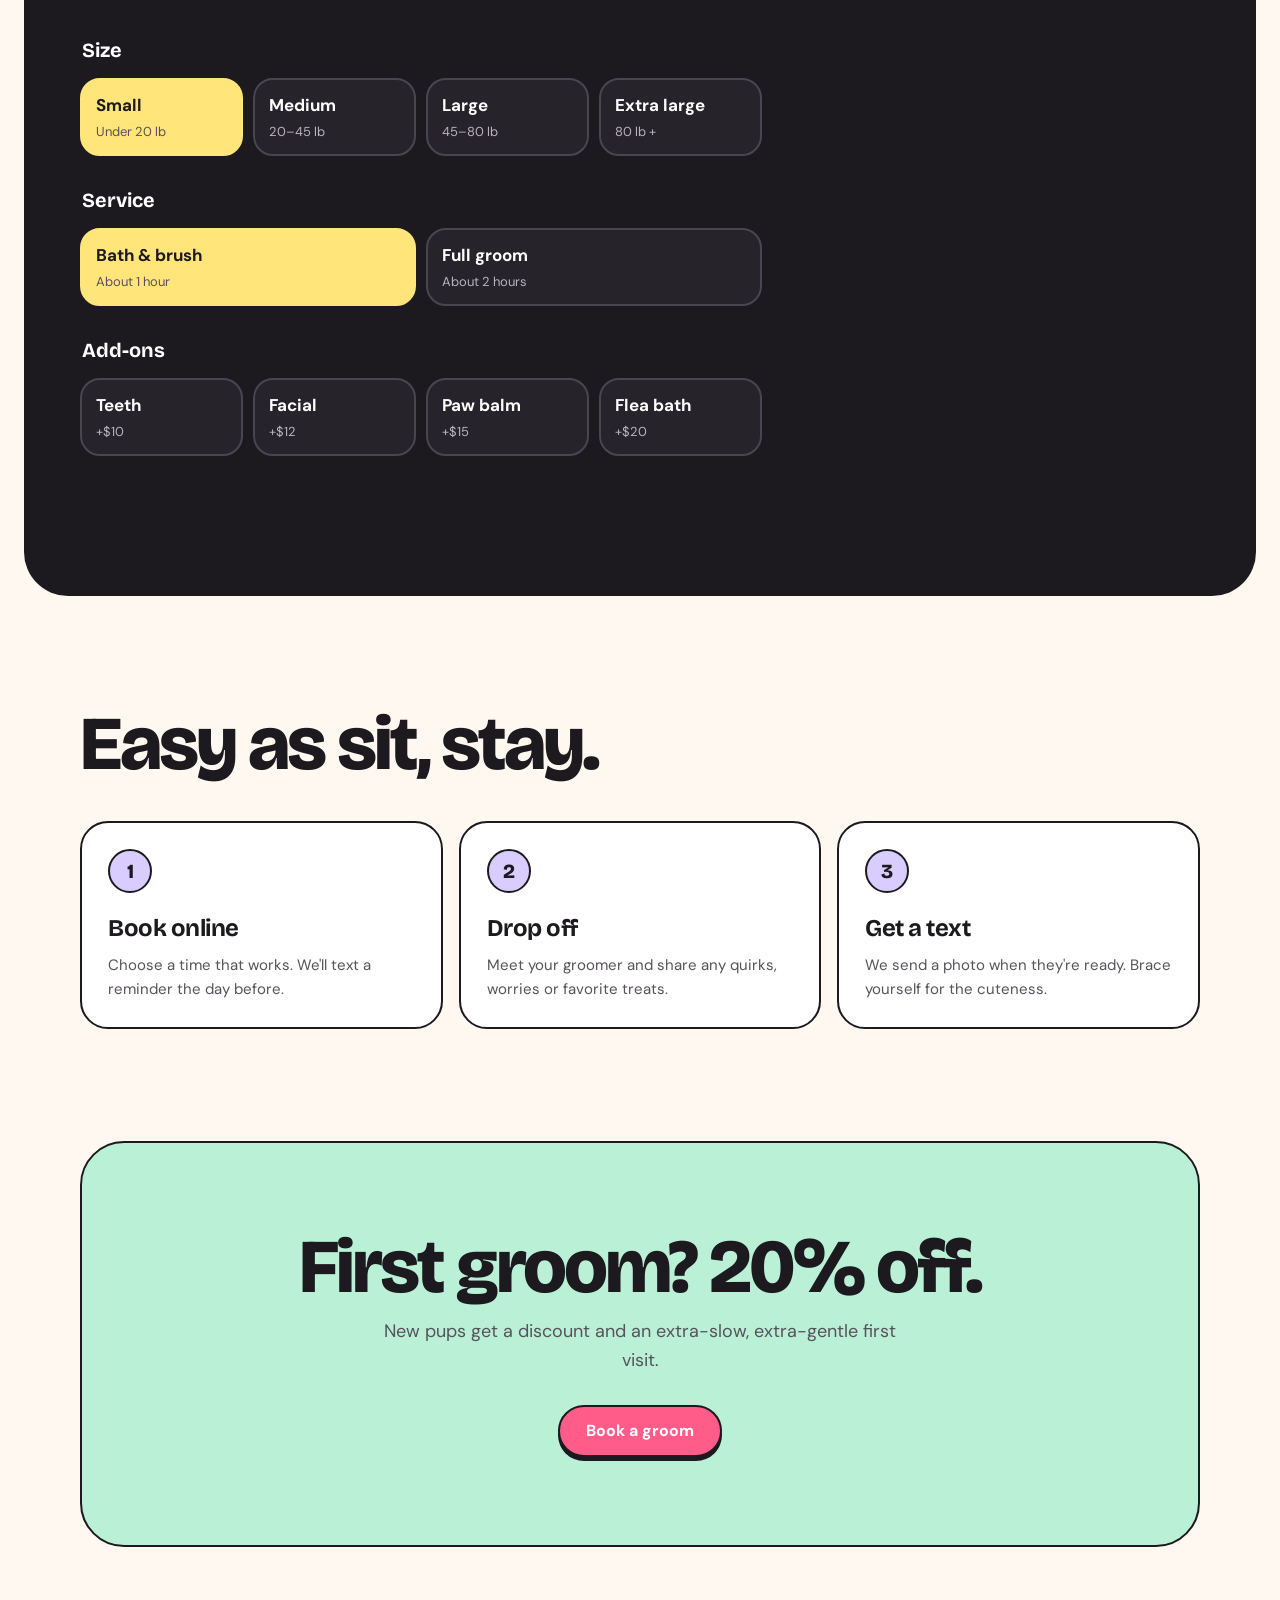
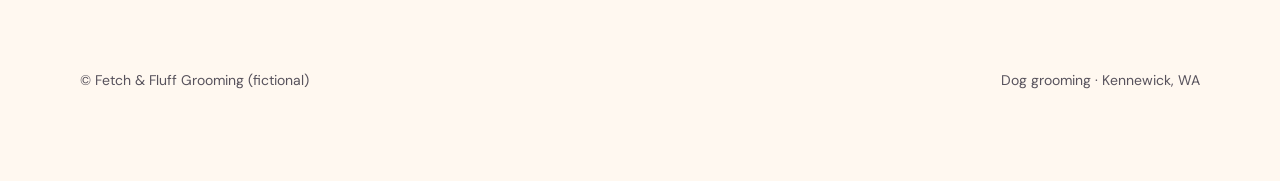
<file: examples/fetch-and-fluff/index.html>
<!doctype html>
<html lang="en">
<head>
  <meta charset="utf-8" />
  <meta name="viewport" content="width=device-width, initial-scale=1" />
  <title>Fetch &amp; Fluff Grooming | Concept site by HQ Agency</title>
  <meta name="description" content="Concept website for a fictional dog grooming salon, designed by HQ Agency." />
  <meta name="robots" content="noindex" />
  <link rel="preconnect" href="https://fonts.googleapis.com" />
  <link rel="preconnect" href="https://fonts.gstatic.com" crossorigin />
  <link rel="stylesheet" href="https://fonts.googleapis.com/css2?family=Bricolage+Grotesque:opsz,wght@12..96,500;12..96,700;12..96,800&family=DM+Sans:wght@400;500;700&display=swap" />
  <style>
    :root {
      --ink: #1c1a1f; --muted: #57525c; --cream: #fff8f0; --blush: #ffd6e0; --pink: #ff5c8a; --pink-dark: #d93a6a;
      --butter: #ffe57a; --mint: #b9f0d6; --lilac: #d9ccff; --sky: #bfe3ff; --radius: 28px; --max: 1200px;
      --display: "Bricolage Grotesque", system-ui, sans-serif; --sans: "DM Sans", system-ui, sans-serif;
    }
    *, *::before, *::after { box-sizing: border-box; }
    html { scroll-behavior: smooth; }
    @media (prefers-reduced-motion: reduce) { html { scroll-behavior: auto; } * { transition: none !important; animation: none !important; } }
    body { margin: 0; background: var(--cream); color: var(--ink); font-family: var(--sans); font-size: 17px; line-height: 1.6; -webkit-font-smoothing: antialiased; }
    a { color: inherit; }
    h1, h2, h3, p, ul { margin: 0; padding: 0; }
    .wrap { width: 100%; max-width: var(--max); margin-inline: auto; padding-inline: clamp(16px, 4vw, 40px); }
    :focus-visible { outline: 3px solid var(--ink); outline-offset: 3px; }
    .btn { display: inline-flex; align-items: center; justify-content: center; gap: 8px; min-height: 52px; padding: 12px 26px; border-radius: 999px; font: 700 16px var(--sans); text-decoration: none; border: 2px solid var(--ink); background: var(--ink); color: #fff; box-shadow: 0 4px 0 var(--ink); transition: transform .15s, box-shadow .15s, background-color .15s; cursor: pointer; }
    .btn:hover { transform: translateY(-2px); box-shadow: 0 6px 0 var(--ink); }
    .btn:active { transform: translateY(2px); box-shadow: 0 2px 0 var(--ink); }
    .btn--pink { background: var(--pink); }
    .btn--white { background: #fff; color: var(--ink); }
    .sticker { display: inline-flex; align-items: center; gap: 8px; padding: 6px 14px; border-radius: 999px; border: 2px solid var(--ink); background: #fff; font-weight: 700; font-size: 14px; }

    /* Nav */
    .nav { padding-block: 16px; }
    .nav__bar { display: flex; align-items: center; justify-content: space-between; gap: 16px; padding: 10px 10px 10px 22px; border: 2px solid var(--ink); border-radius: 999px; background: #fff; }
    .logo { font-family: var(--display); font-weight: 800; font-size: 22px; letter-spacing: -.03em; text-decoration: none; display: flex; align-items: center; gap: 8px; }
    .logo svg { width: 28px; height: 28px; }
    .nav__links { display: flex; gap: 24px; font-weight: 500; }
    .nav__links a { text-decoration: none; }
    .nav__links a:hover { color: var(--pink-dark); }
    .nav .btn { min-height: 44px; padding: 8px 20px; box-shadow: none; }
    .nav .btn:hover { transform: none; box-shadow: none; background: var(--pink); }
    .logo, .nav .btn { white-space: nowrap; }
    @media (max-width: 760px) { .nav__links { display: none; } .nav__bar { padding-left: 16px; } .logo { font-size: 19px; } .nav .btn { padding: 8px 16px; font-size: 14px; } }

    /* Hero */
    .hero { display: grid; grid-template-columns: minmax(0, 7fr) minmax(0, 5fr); gap: clamp(24px, 4vw, 56px); align-items: center; padding-block: clamp(28px, 5vw, 64px) clamp(48px, 7vw, 96px); }
    .hero h1 { font-family: var(--display); font-weight: 800; font-size: clamp(56px, 9vw, 128px); line-height: .88; letter-spacing: -.05em; margin-top: 20px; }
    .hero h1 .hl { background: var(--butter); padding: 0 .12em; border-radius: 18px; display: inline-block; transform: rotate(-2deg); }
    .hero p.sub { margin-top: 22px; max-width: 40ch; color: var(--muted); font-size: 19px; }
    .hero__ctas { display: flex; flex-wrap: wrap; gap: 14px; margin-top: 30px; }
    .art { position: relative; aspect-ratio: 1; border-radius: 40% 60% 55% 45% / 50% 45% 55% 50%; background: var(--blush); border: 2px solid var(--ink); }
    .art svg { position: absolute; inset: 8%; width: 84%; height: 84%; }
    .art .sticker { position: absolute; }
    .art .s1 { top: 6%; right: -4%; background: var(--mint); transform: rotate(6deg); }
    .art .s2 { bottom: 8%; left: -6%; background: var(--butter); transform: rotate(-5deg); }
    @media (prefers-reduced-motion: no-preference) { .art svg .tail { transform-origin: 70% 62%; animation: wag 1.2s ease-in-out infinite; } @keyframes wag { 50% { transform: rotate(-14deg); } } }
    @media (max-width: 820px) { .hero { grid-template-columns: 1fr; } .art { max-width: 380px; margin-inline: auto; width: 100%; } }

    /* Services */
    .section { padding-block: clamp(64px, 9vw, 112px); }
    .title { font-family: var(--display); font-weight: 800; font-size: clamp(40px, 6vw, 76px); line-height: .95; letter-spacing: -.04em; }
    .lead { color: var(--muted); max-width: 46ch; margin-top: 14px; font-size: 18px; }
    .cards { display: grid; grid-template-columns: repeat(4, minmax(0, 1fr)); gap: 16px; margin-top: 40px; }
    .card { border: 2px solid var(--ink); border-radius: var(--radius); padding: 26px; display: flex; flex-direction: column; gap: 10px; min-height: 260px; }
    .card h3 { font-family: var(--display); font-weight: 800; font-size: 28px; letter-spacing: -.03em; line-height: 1; }
    .card p { color: var(--ink); opacity: .78; font-size: 15px; }
    .card .from { margin-top: auto; font-weight: 700; }
    .card .ico { width: 52px; height: 52px; border-radius: 50%; border: 2px solid var(--ink); background: #fff; display: grid; place-items: center; font-family: var(--display); font-weight: 800; font-size: 20px; }
    @media (max-width: 980px) { .cards { grid-template-columns: 1fr 1fr; } }
    @media (max-width: 560px) { .cards { grid-template-columns: 1fr; } .card { min-height: 0; } }

    /* Estimator */
    .estimator { background: var(--ink); color: #fff; border-radius: 44px; margin-inline: clamp(8px, 2vw, 24px); }
    .estimator .title { color: #fff; }
    .estimator .lead { color: #cfc9d4; }
    .est { display: grid; grid-template-columns: minmax(0, 7fr) minmax(0, 4fr); gap: clamp(24px, 4vw, 48px); margin-top: 40px; align-items: start; }
    .est fieldset { border: 0; padding: 0; margin: 0 0 28px; }
    .est legend { font-family: var(--display); font-weight: 700; font-size: 20px; margin-bottom: 12px; }
    .opts { display: grid; grid-template-columns: repeat(4, minmax(0, 1fr)); gap: 10px; }
    .opts--2 { grid-template-columns: repeat(2, minmax(0, 1fr)); }
    .opt { position: relative; }
    .opt input { position: absolute; opacity: 0; inset: 0; width: 100%; height: 100%; margin: 0; cursor: pointer; }
    .opt span { display: flex; flex-direction: column; gap: 2px; min-height: 72px; padding: 12px 14px; border-radius: 20px; border: 2px solid #4a4550; background: #26232a; font-weight: 700; transition: background-color .15s, border-color .15s, color .15s; }
    .opt small { font-weight: 400; color: #b9b3bf; font-size: 13px; }
    .opt input:checked + span { background: var(--butter); color: var(--ink); border-color: var(--butter); }
    .opt input:checked + span small { color: #57525c; }
    .opt input:focus-visible + span { outline: 3px solid #fff; outline-offset: 3px; }
    .opt:hover span { border-color: #8d8694; }
    .total { position: sticky; top: 20px; background: var(--pink); color: var(--ink); border-radius: 32px; padding: 28px; border: 2px solid #fff; }
    .total p.lbl { font-weight: 700; }
    .total output { display: block; font-family: var(--display); font-weight: 800; font-size: clamp(56px, 7vw, 84px); line-height: 1; letter-spacing: -.04em; margin: 8px 0 10px; }
    .total ul { list-style: none; font-size: 15px; display: grid; gap: 4px; margin-bottom: 20px; }
    .total .btn { width: 100%; background: var(--ink); color: #fff; box-shadow: 0 4px 0 #000; }
    .total small { display: block; margin-top: 12px; font-size: 13px; }
    @media (max-width: 860px) { .est { grid-template-columns: 1fr; } .opts { grid-template-columns: 1fr 1fr; } .total { position: static; } }

    /* Steps */
    .steps { display: grid; grid-template-columns: repeat(3, minmax(0, 1fr)); gap: 16px; margin-top: 40px; }
    .step { border-radius: var(--radius); border: 2px solid var(--ink); background: #fff; padding: 26px; }
    .step b { display: inline-grid; place-items: center; width: 44px; height: 44px; border-radius: 50%; background: var(--lilac); border: 2px solid var(--ink); font-family: var(--display); font-weight: 800; font-size: 20px; }
    .step h3 { font-family: var(--display); font-size: 24px; letter-spacing: -.02em; margin-top: 16px; }
    .step p { color: var(--muted); font-size: 15px; margin-top: 6px; }
    @media (max-width: 820px) { .steps { grid-template-columns: 1fr; } }

    /* CTA + footer */
    .cta { text-align: center; }
    .cta .box { background: var(--mint); border: 2px solid var(--ink); border-radius: 44px; padding: clamp(44px, 7vw, 88px) 24px; }
    .cta .lead { margin-inline: auto; }
    .cta .hero__ctas { justify-content: center; }
    footer { padding-block: 10px 90px; color: var(--muted); font-size: 14px; }
    footer .wrap { display: flex; flex-wrap: wrap; justify-content: space-between; gap: 12px; }

    .concept { position: fixed; left: 16px; bottom: 16px; z-index: 20; padding: 8px 14px; border-radius: 999px; border: 2px solid var(--ink); background: #fff; font-size: 13px; font-weight: 700; }
    .concept a { color: var(--pink-dark); }
  </style>
</head>
<body>
  <header class="nav">
    <div class="wrap">
      <div class="nav__bar">
        <a class="logo" href="#top" aria-label="Fetch and Fluff Grooming, home">
          <svg viewBox="0 0 32 32" aria-hidden="true"><circle cx="16" cy="19" r="7" fill="#ff5c8a" stroke="#1c1a1f" stroke-width="2"/><circle cx="8" cy="11" r="3.4" fill="#ffe57a" stroke="#1c1a1f" stroke-width="2"/><circle cx="14" cy="6.5" r="3.4" fill="#b9f0d6" stroke="#1c1a1f" stroke-width="2"/><circle cx="21" cy="7.5" r="3.4" fill="#d9ccff" stroke="#1c1a1f" stroke-width="2"/><circle cx="26" cy="13" r="3.4" fill="#bfe3ff" stroke="#1c1a1f" stroke-width="2"/></svg>
          Fetch &amp; Fluff
        </a>
        <nav class="nav__links" aria-label="Main"><a href="#services">Services</a><a href="#estimate">Prices</a><a href="#how">How it works</a></nav>
        <a class="btn" href="#estimate">Book a groom</a>
      </div>
    </div>
  </header>

  <main id="top">
    <section class="wrap hero" aria-labelledby="hero-title">
      <div>
        <span class="sticker" style="background:var(--mint)">Kennewick · Walk-ins on Wednesdays</span>
        <h1 id="hero-title">Clean pups.<br /><span class="hl">Happy</span> humans.</h1>
        <p class="sub">Calm, one-on-one grooming with no cages and no rush. Most pups are ready in about two hours.</p>
        <div class="hero__ctas"><a class="btn btn--pink" href="#estimate">Get a price</a><a class="btn btn--white" href="#how">How it works</a></div>
      </div>
      <div class="art">
        <svg viewBox="0 0 300 300" role="img" aria-label="Illustration of a happy, fluffy dog with a pink bow.">
          <path class="tail" d="M222 178c26-6 40-30 36-50-2-9-12-8-13 0-3 18-12 30-30 34z" fill="#fff" stroke="#1c1a1f" stroke-width="5" stroke-linejoin="round"/>
          <ellipse cx="160" cy="200" rx="78" ry="58" fill="#fff" stroke="#1c1a1f" stroke-width="5"/>
          <rect x="102" y="232" width="24" height="40" rx="12" fill="#fff" stroke="#1c1a1f" stroke-width="5"/>
          <rect x="188" y="232" width="24" height="40" rx="12" fill="#fff" stroke="#1c1a1f" stroke-width="5"/>
          <circle cx="120" cy="120" r="62" fill="#fff" stroke="#1c1a1f" stroke-width="5"/>
          <path d="M66 92c-18 6-26 40-14 60 8 12 22 4 24-10 3-22 4-38-10-50z" fill="#ffe57a" stroke="#1c1a1f" stroke-width="5" stroke-linejoin="round"/>
          <path d="M172 92c18 6 26 40 14 60-8 12-22 4-24-10-3-22-4-38 10-50z" fill="#ffe57a" stroke="#1c1a1f" stroke-width="5" stroke-linejoin="round"/>
          <circle cx="100" cy="118" r="7" fill="#1c1a1f"/><circle cx="140" cy="118" r="7" fill="#1c1a1f"/>
          <circle cx="102" cy="115" r="2.2" fill="#fff"/><circle cx="142" cy="115" r="2.2" fill="#fff"/>
          <ellipse cx="120" cy="140" rx="11" ry="8" fill="#1c1a1f"/>
          <path d="M108 154c6 8 18 8 24 0" fill="none" stroke="#1c1a1f" stroke-width="5" stroke-linecap="round"/>
          <path d="M118 160c0 12 4 18 10 18s8-8 6-18" fill="#ff5c8a" stroke="#1c1a1f" stroke-width="4"/>
          <circle cx="84" cy="140" r="8" fill="#ffd6e0"/><circle cx="156" cy="140" r="8" fill="#ffd6e0"/>
          <path d="M98 180 76 166v28zM142 180l22-14v28z" fill="#ff5c8a" stroke="#1c1a1f" stroke-width="4" stroke-linejoin="round"/>
          <circle cx="120" cy="180" r="8" fill="#ff5c8a" stroke="#1c1a1f" stroke-width="4"/>
          <g fill="#fff" stroke="#1c1a1f" stroke-width="3"><circle cx="232" cy="70" r="10"/><circle cx="252" cy="96" r="7"/><circle cx="214" cy="40" r="6"/></g>
        </svg>
        <span class="sticker s1">No cages</span>
        <span class="sticker s2">Treats included</span>
      </div>
    </section>

    <section class="section" id="services" aria-labelledby="svc-title" style="padding-top:0">
      <div class="wrap">
        <h2 class="title" id="svc-title">Pick a pampering.</h2>
        <p class="lead">Every visit includes a hypoallergenic shampoo, ear check, nail trim and a bandana.</p>
        <div class="cards">
          <article class="card" style="background:var(--sky)"><span class="ico">01</span><h3>Bath &amp; brush</h3><p>Wash, blow-dry, brush-out and tidy paws. Perfect between full grooms.</p><p class="from">From $45</p></article>
          <article class="card" style="background:var(--blush)"><span class="ico">02</span><h3>Full groom</h3><p>Everything in the bath, plus a breed or custom haircut by hand.</p><p class="from">From $70</p></article>
          <article class="card" style="background:var(--butter)"><span class="ico">03</span><h3>Puppy intro</h3><p>A short, treat-heavy first visit for pups under six months.</p><p class="from">From $35</p></article>
          <article class="card" style="background:var(--lilac)"><span class="ico">04</span><h3>De-shed</h3><p>Deep undercoat removal for huskies, labs and other shedders.</p><p class="from">From $60</p></article>
        </div>
      </div>
    </section>

    <section class="section estimator" id="estimate" aria-labelledby="est-title">
      <div class="wrap">
        <h2 class="title" id="est-title">What will it cost?</h2>
        <p class="lead">Pick your pup's size and the service. Final price is confirmed after a quick coat check.</p>
        <form class="est" data-est>
          <div>
            <fieldset><legend>Size</legend>
              <div class="opts">
                <label class="opt"><input type="radio" name="size" value="0" checked /><span>Small<small>Under 20 lb</small></span></label>
                <label class="opt"><input type="radio" name="size" value="15" /><span>Medium<small>20–45 lb</small></span></label>
                <label class="opt"><input type="radio" name="size" value="30" /><span>Large<small>45–80 lb</small></span></label>
                <label class="opt"><input type="radio" name="size" value="45" /><span>Extra large<small>80 lb +</small></span></label>
              </div>
            </fieldset>
            <fieldset><legend>Service</legend>
              <div class="opts opts--2">
                <label class="opt"><input type="radio" name="service" value="45" data-name="Bath &amp; brush" checked /><span>Bath &amp; brush<small>About 1 hour</small></span></label>
                <label class="opt"><input type="radio" name="service" value="70" data-name="Full groom" /><span>Full groom<small>About 2 hours</small></span></label>
              </div>
            </fieldset>
            <fieldset><legend>Add-ons</legend>
              <div class="opts">
                <label class="opt"><input type="checkbox" name="addon" value="10" data-name="Teeth brushing" /><span>Teeth<small>+$10</small></span></label>
                <label class="opt"><input type="checkbox" name="addon" value="12" data-name="Blueberry facial" /><span>Facial<small>+$12</small></span></label>
                <label class="opt"><input type="checkbox" name="addon" value="15" data-name="Paw balm" /><span>Paw balm<small>+$15</small></span></label>
                <label class="opt"><input type="checkbox" name="addon" value="20" data-name="Flea bath" /><span>Flea bath<small>+$20</small></span></label>
              </div>
            </fieldset>
          </div>
          <div class="total" aria-live="polite">
            <p class="lbl">Your estimate</p>
            <output data-total>$45</output>
            <ul data-lines></ul>
            <a class="btn" href="#how">Book this groom</a>
            <small>Sample pricing for a fictional salon.</small>
          </div>
        </form>
      </div>
    </section>

    <section class="section" id="how" aria-labelledby="how-title">
      <div class="wrap">
        <h2 class="title" id="how-title">Easy as sit, stay.</h2>
        <div class="steps">
          <div class="step"><b>1</b><h3>Book online</h3><p>Choose a time that works. We'll text a reminder the day before.</p></div>
          <div class="step"><b>2</b><h3>Drop off</h3><p>Meet your groomer and share any quirks, worries or favorite treats.</p></div>
          <div class="step"><b>3</b><h3>Get a text</h3><p>We send a photo when they're ready. Brace yourself for the cuteness.</p></div>
        </div>
      </div>
    </section>

    <section class="section cta" aria-labelledby="cta-title" style="padding-top:0">
      <div class="wrap">
        <div class="box">
          <h2 class="title" id="cta-title">First groom? 20% off.</h2>
          <p class="lead">New pups get a discount and an extra-slow, extra-gentle first visit.</p>
          <div class="hero__ctas"><a class="btn btn--pink" href="#estimate">Book a groom</a></div>
        </div>
      </div>
    </section>
  </main>

  <footer><div class="wrap"><span>© Fetch &amp; Fluff Grooming (fictional)</span><span>Dog grooming · Kennewick, WA</span></div></footer>
  <p class="concept">Concept site by HQ Agency · fictional business · <a href="../../work.html" target="_top">Back</a></p>

  <script>
    (function () {
      const form = document.querySelector("[data-est]");
      const total = document.querySelector("[data-total]");
      const lines = document.querySelector("[data-lines]");
      const sizes = ["Small", "Medium", "Large", "Extra large"];
      function update() {
        const size = form.querySelector('[name="size"]:checked');
        const svc = form.querySelector('[name="service"]:checked');
        const adds = [...form.querySelectorAll('[name="addon"]:checked')];
        const sum = Number(svc.value) + Number(size.value) + adds.reduce((s, a) => s + Number(a.value), 0);
        total.textContent = "$" + sum;
        const sizeIdx = [0, 15, 30, 45].indexOf(Number(size.value));
        lines.innerHTML = [`<li>${svc.dataset.name} · $${svc.value}</li>`, `<li>${sizes[sizeIdx]} pup · +$${size.value}</li>`, ...adds.map((a) => `<li>${a.dataset.name} · +$${a.value}</li>`)].join("");
      }
      form.addEventListener("change", update);
      form.addEventListener("submit", (e) => e.preventDefault());
      update();
    })();
  </script>
</body>
</html>
</file>
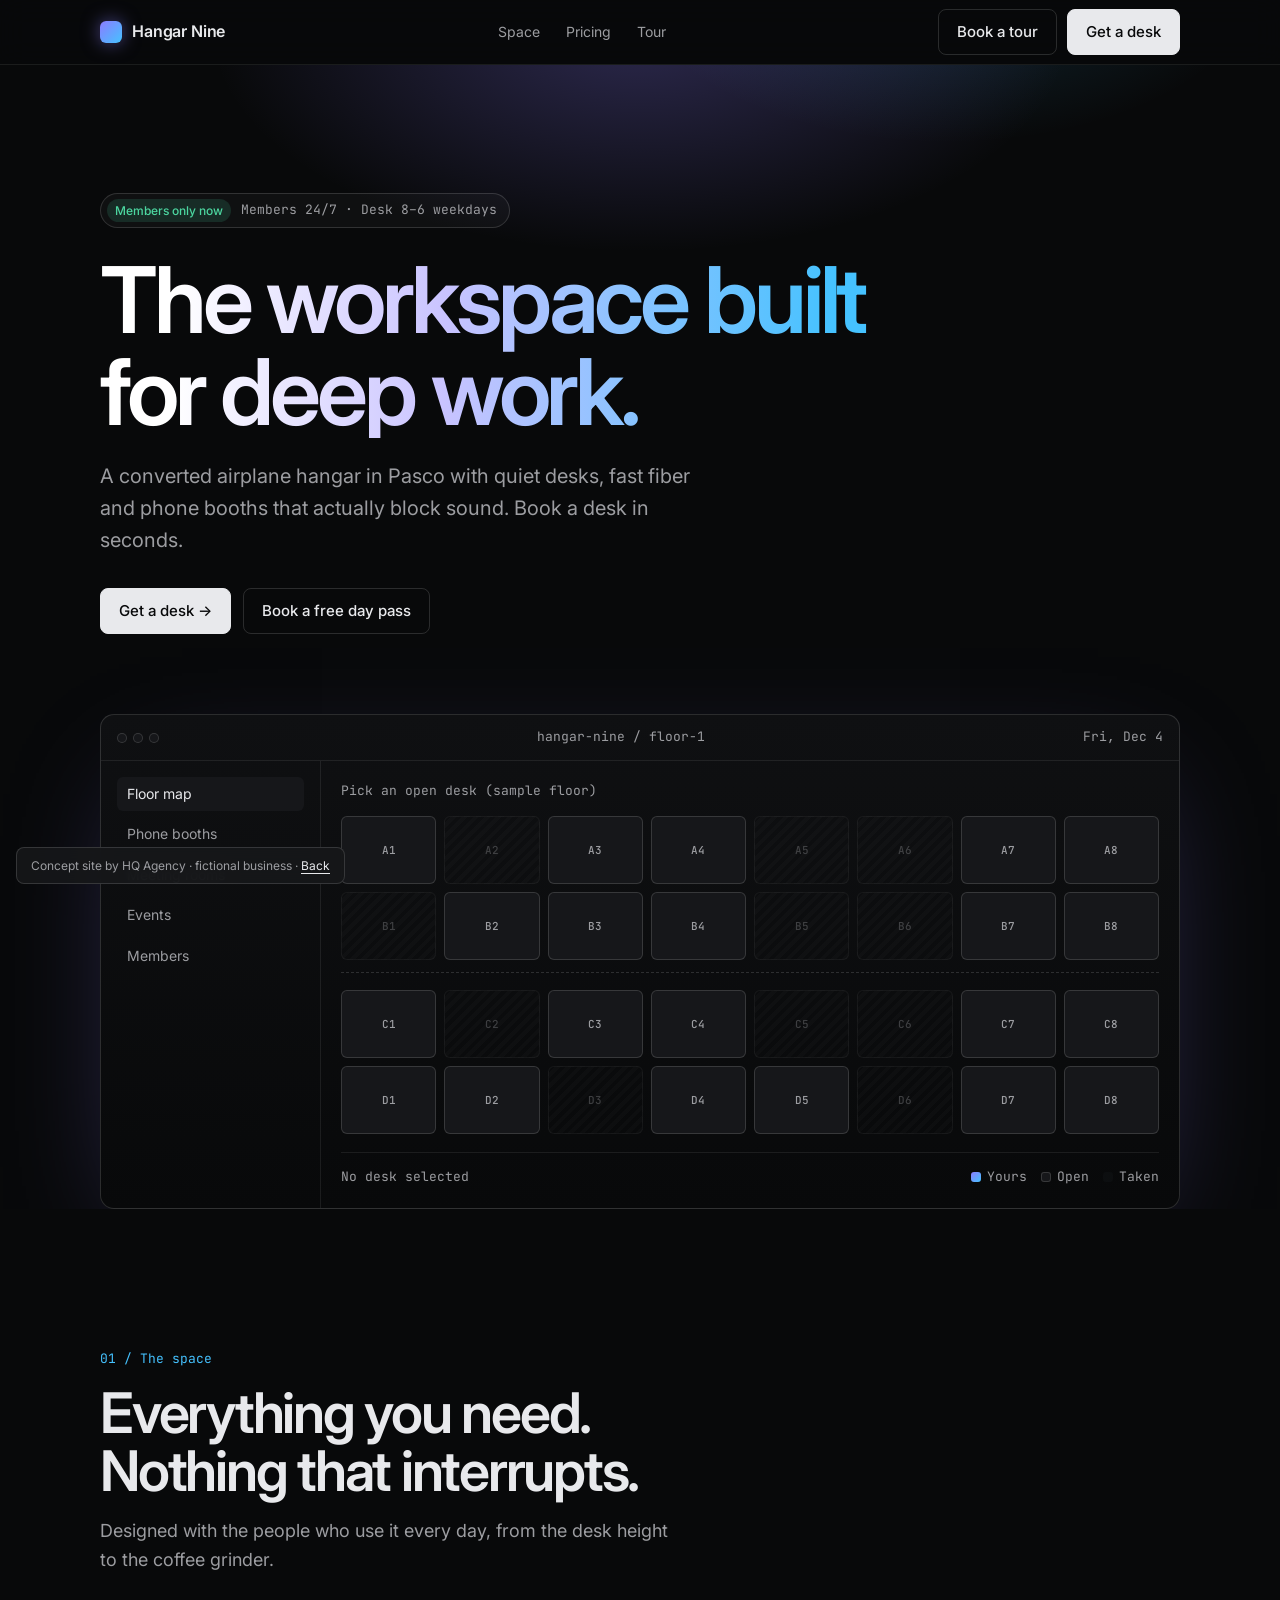
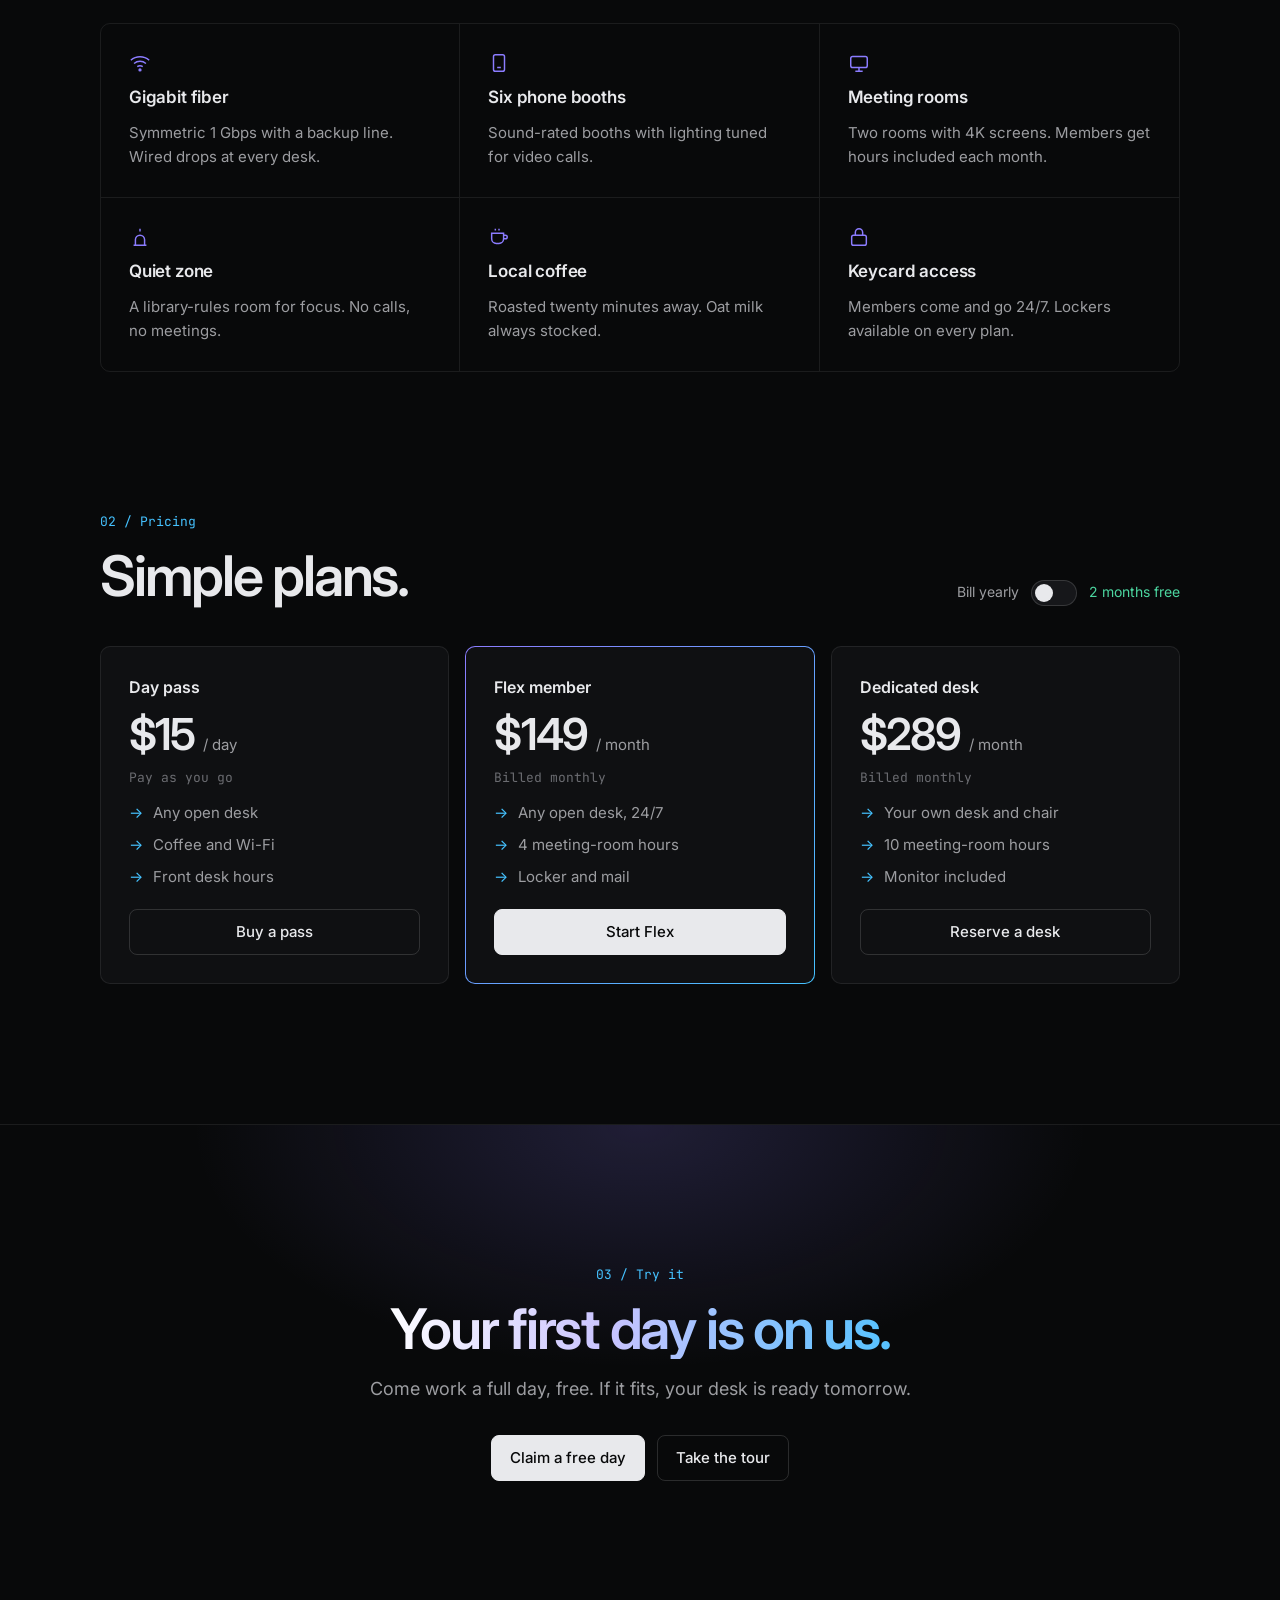
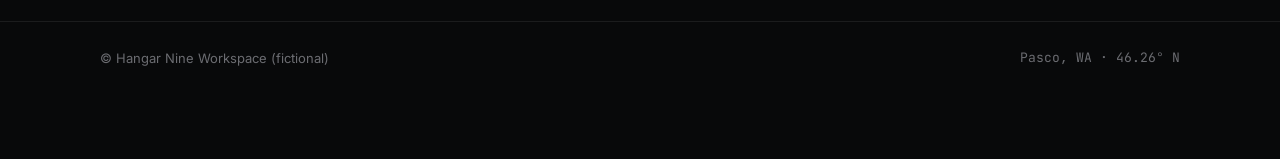
<file: examples/hangar-nine/index.html>
<!doctype html>
<html lang="en">
<head>
  <meta charset="utf-8" />
  <meta name="viewport" content="width=device-width, initial-scale=1" />
  <title>Hangar Nine Workspace | Concept site by HQ Agency</title>
  <meta name="description" content="Concept website for a fictional coworking space, designed by HQ Agency." />
  <meta name="robots" content="noindex" />
  <link rel="preconnect" href="https://fonts.googleapis.com" />
  <link rel="preconnect" href="https://fonts.gstatic.com" crossorigin />
  <link rel="stylesheet" href="https://fonts.googleapis.com/css2?family=Inter:wght@400;500;600;700&family=JetBrains+Mono:wght@400;500&display=swap" />
  <style>
    :root {
      --bg: #08090a; --bg-2: #0f1012; --bg-3: #16171a; --text: #e8e9ec; --muted: #9c9da1; --dim: #6b6c71;
      --line: rgba(255,255,255,.08); --line-2: rgba(255,255,255,.14);
      --a1: #8b7cff; --a2: #45c2ff; --ok: #4cd6a0; --radius: 10px; --max: 1160px;
    }
    *, *::before, *::after { box-sizing: border-box; }
    html { scroll-behavior: smooth; }
    @media (prefers-reduced-motion: reduce) { html { scroll-behavior: auto; } * { transition: none !important; animation: none !important; } }
    body { margin: 0; background: var(--bg); color: var(--text); font-family: "Inter", system-ui, sans-serif; font-size: 16px; line-height: 1.6; -webkit-font-smoothing: antialiased; }
    a { color: inherit; text-decoration: none; }
    h1, h2, h3, p, ul { margin: 0; padding: 0; }
    .wrap { width: 100%; max-width: var(--max); margin-inline: auto; padding-inline: clamp(16px, 4vw, 40px); }
    :focus-visible { outline: 2px solid var(--a2); outline-offset: 3px; border-radius: 4px; }
    .mono { font-family: "JetBrains Mono", ui-monospace, monospace; font-size: 13px; }
    .grad { background: linear-gradient(92deg, #fff 10%, #c9c3ff 45%, var(--a2) 95%); -webkit-background-clip: text; background-clip: text; color: transparent; }
    .btn { display: inline-flex; align-items: center; gap: 8px; min-height: 44px; padding: 10px 18px; border-radius: 8px; font-weight: 500; font-size: 15px; border: 1px solid var(--line-2); transition: background-color .2s, border-color .2s; }
    .btn--primary { background: var(--text); color: var(--bg); border-color: var(--text); }
    .btn--primary:hover { background: #fff; }
    .btn--ghost:hover { border-color: rgba(255,255,255,.3); background: var(--bg-3); }

    /* Nav */
    .nav { position: sticky; top: 0; z-index: 10; background: rgba(8,9,10,.7); backdrop-filter: blur(14px); -webkit-backdrop-filter: blur(14px); border-bottom: 1px solid var(--line); }
    .nav__bar { display: flex; align-items: center; justify-content: space-between; height: 64px; gap: 20px; }
    .logo { display: flex; align-items: center; gap: 10px; font-weight: 600; letter-spacing: -.01em; }
    .logo i { width: 22px; height: 22px; border-radius: 6px; background: linear-gradient(135deg, var(--a1), var(--a2)); box-shadow: 0 0 18px rgba(139,124,255,.5); }
    .nav__links { display: flex; gap: 26px; font-size: 14px; color: var(--muted); }
    .nav__links a:hover { color: var(--text); }
    .nav__right { display: flex; gap: 10px; }
    @media (max-width: 760px) { .nav__links, .nav__right .btn--ghost { display: none; } }

    /* Hero */
    .hero { position: relative; padding-top: clamp(64px, 10vw, 128px); overflow: hidden; }
    .hero::before { content: ""; position: absolute; inset: -20% -10% auto; height: 640px; background: radial-gradient(40% 50% at 50% 30%, rgba(139,124,255,.28), transparent 70%), radial-gradient(30% 40% at 70% 20%, rgba(69,194,255,.18), transparent 70%); pointer-events: none; }
    .hero .wrap { position: relative; }
    .badge { display: inline-flex; align-items: center; gap: 10px; padding: 5px 12px 5px 6px; border: 1px solid var(--line-2); border-radius: 999px; font-size: 13px; color: var(--muted); background: rgba(255,255,255,.03); }
    .badge b { padding: 2px 8px; border-radius: 999px; background: rgba(76,214,160,.14); color: var(--ok); font-weight: 500; font-size: 12px; }
    .hero h1 { margin-top: 26px; font-size: clamp(44px, 7.4vw, 92px); font-weight: 600; letter-spacing: -.045em; line-height: 1; max-width: 13ch; }
    .hero p.sub { margin-top: 22px; max-width: 46ch; color: var(--muted); font-size: clamp(17px, 1.8vw, 20px); }
    .hero__ctas { display: flex; flex-wrap: wrap; gap: 12px; margin-top: 32px; }

    /* Desk map (interactive) */
    .app { margin-top: clamp(48px, 7vw, 80px); border: 1px solid var(--line-2); border-radius: 14px; background: linear-gradient(180deg, var(--bg-2), var(--bg)); box-shadow: 0 40px 120px -40px rgba(139,124,255,.35); overflow: hidden; }
    .app__top { display: flex; align-items: center; justify-content: space-between; gap: 12px; padding: 12px 16px; border-bottom: 1px solid var(--line); color: var(--muted); }
    .app__top .dots { display: flex; gap: 6px; } .app__top .dots i { width: 10px; height: 10px; border-radius: 50%; background: var(--bg-3); border: 1px solid var(--line-2); }
    .app__body { display: grid; grid-template-columns: 220px 1fr; min-height: 340px; }
    .app__side { border-right: 1px solid var(--line); padding: 16px; display: flex; flex-direction: column; gap: 6px; font-size: 14px; color: var(--muted); }
    .app__side span { padding: 6px 10px; border-radius: 6px; }
    .app__side span.on { background: var(--bg-3); color: var(--text); }
    .app__main { padding: 20px; }
    .floor { display: grid; grid-template-columns: repeat(8, minmax(0, 1fr)); gap: 8px; margin-top: 14px; }
    .desk { aspect-ratio: 1.4; min-height: 36px; border-radius: 6px; border: 1px solid var(--line-2); background: var(--bg-3); color: var(--muted); font: 500 11px "JetBrains Mono", monospace; cursor: pointer; transition: border-color .15s, background-color .15s; }
    .desk:hover:not([disabled]) { border-color: var(--a2); color: var(--text); }
    .desk[disabled] { opacity: .35; cursor: not-allowed; background: repeating-linear-gradient(135deg, transparent 0 4px, rgba(255,255,255,.05) 4px 8px); }
    .desk[aria-pressed="true"] { background: linear-gradient(135deg, var(--a1), var(--a2)); color: #fff; border-color: transparent; }
    .gap { grid-column: span 8; height: 10px; border-top: 1px dashed var(--line-2); margin-top: 4px; }
    .app__status { display: flex; flex-wrap: wrap; justify-content: space-between; gap: 12px; margin-top: 18px; padding-top: 14px; border-top: 1px solid var(--line); color: var(--muted); }
    .app__status strong { color: var(--text); font-weight: 500; }
    .legend { display: flex; gap: 14px; } .legend i { display: inline-block; width: 10px; height: 10px; border-radius: 3px; margin-right: 6px; vertical-align: -1px; }
    @media (max-width: 760px) { .app__body { grid-template-columns: 1fr; } .app__side { display: none; } .floor { grid-template-columns: repeat(4, minmax(0, 1fr)); } .gap { grid-column: span 4; } }

    /* Features */
    .section { padding-block: clamp(80px, 11vw, 140px); }
    .kicker { color: var(--a2); }
    .section h2 { margin-top: 14px; font-size: clamp(34px, 4.6vw, 56px); font-weight: 600; letter-spacing: -.04em; line-height: 1.05; max-width: 18ch; }
    .section .lead { margin-top: 16px; max-width: 52ch; color: var(--muted); font-size: 18px; }
    .features { display: grid; grid-template-columns: repeat(3, minmax(0, 1fr)); margin-top: 48px; border: 1px solid var(--line); border-radius: var(--radius); overflow: hidden; }
    .feature { padding: 28px; display: flex; flex-direction: column; gap: 10px; border-right: 1px solid var(--line); border-bottom: 1px solid var(--line); }
    .feature:nth-child(3n) { border-right: 0; } .feature:nth-last-child(-n+3) { border-bottom: 0; }
    .feature h3 { font-size: 17px; font-weight: 600; letter-spacing: -.01em; }
    .feature p { color: var(--muted); font-size: 15px; }
    .feature svg { width: 22px; height: 22px; stroke: var(--a1); }
    @media (max-width: 860px) { .features { grid-template-columns: 1fr; } .feature { border-right: 0 !important; border-bottom: 1px solid var(--line) !important; } .feature:last-child { border-bottom: 0 !important; } }

    /* Pricing */
    .pricing-head { display: flex; flex-wrap: wrap; align-items: flex-end; justify-content: space-between; gap: 20px; }
    .switch { display: inline-flex; align-items: center; gap: 12px; color: var(--muted); font-size: 14px; }
    .switch button { position: relative; width: 46px; height: 26px; border-radius: 999px; border: 1px solid var(--line-2); background: var(--bg-3); cursor: pointer; padding: 0; }
    .switch button::after { content: ""; position: absolute; top: 3px; left: 3px; width: 18px; height: 18px; border-radius: 50%; background: var(--text); transition: transform .2s; }
    .switch button[aria-checked="true"] { background: linear-gradient(135deg, var(--a1), var(--a2)); border-color: transparent; }
    .switch button[aria-checked="true"]::after { transform: translateX(20px); }
    .switch em { font-style: normal; color: var(--ok); }
    .tiers { display: grid; grid-template-columns: repeat(3, minmax(0, 1fr)); gap: 16px; margin-top: 40px; }
    .tier { border: 1px solid var(--line); border-radius: var(--radius); padding: 28px; display: flex; flex-direction: column; gap: 12px; background: var(--bg-2); }
    .tier--pro { border-color: transparent; background: linear-gradient(var(--bg-2), var(--bg-2)) padding-box, linear-gradient(135deg, var(--a1), var(--a2)) border-box; border: 1px solid transparent; }
    .tier h3 { font-size: 16px; font-weight: 600; }
    .tier .price { font-size: 44px; font-weight: 600; letter-spacing: -.04em; line-height: 1; }
    .tier .price small { font-size: 15px; font-weight: 400; color: var(--muted); letter-spacing: 0; }
    .tier .note { color: var(--dim); min-height: 1.4em; }
    .tier ul { list-style: none; display: grid; gap: 8px; color: var(--muted); font-size: 15px; margin-bottom: 8px; }
    .tier li::before { content: "→"; color: var(--a2); margin-right: 10px; }
    .tier .btn { margin-top: auto; justify-content: center; }
    @media (max-width: 860px) { .tiers { grid-template-columns: 1fr; } }

    /* CTA + footer */
    .cta { text-align: center; border-top: 1px solid var(--line); background: radial-gradient(50% 70% at 50% 0%, rgba(139,124,255,.18), transparent 70%); }
    .cta h2 { margin-inline: auto; }
    .cta .lead { margin-inline: auto; }
    .cta .hero__ctas { justify-content: center; }
    footer { border-top: 1px solid var(--line); padding-block: 26px 90px; color: var(--dim); font-size: 13px; }
    footer .wrap { display: flex; flex-wrap: wrap; justify-content: space-between; gap: 12px; }

    .concept { position: fixed; left: 16px; bottom: 16px; z-index: 20; padding: 8px 14px; border-radius: 8px; background: rgba(22,23,26,.92); border: 1px solid var(--line-2); color: var(--muted); font-size: 12px; backdrop-filter: blur(8px); }
    .concept a { color: var(--text); text-decoration: underline; text-underline-offset: 3px; }
  </style>
</head>
<body>
  <header class="nav">
    <div class="wrap nav__bar">
      <a class="logo" href="#top" aria-label="Hangar Nine Workspace, home"><i aria-hidden="true"></i>Hangar Nine</a>
      <nav class="nav__links" aria-label="Main"><a href="#space">Space</a><a href="#pricing">Pricing</a><a href="#tour">Tour</a></nav>
      <div class="nav__right"><a class="btn btn--ghost" href="#tour">Book a tour</a><a class="btn btn--primary" href="#pricing">Get a desk</a></div>
    </div>
  </header>

  <main id="top">
    <section class="hero" aria-labelledby="hero-title">
      <div class="wrap">
        <span class="badge"><b data-open>Open</b><span class="mono" data-hours>Members 24/7 · Front desk 8–6</span></span>
        <h1 id="hero-title" class="grad">The workspace built for deep work.</h1>
        <p class="sub">A converted airplane hangar in Pasco with quiet desks, fast fiber and phone booths that actually block sound. Book a desk in seconds.</p>
        <div class="hero__ctas"><a class="btn btn--primary" href="#pricing">Get a desk →</a><a class="btn btn--ghost" href="#tour">Book a free day pass</a></div>

        <div class="app" aria-labelledby="map-title">
          <div class="app__top"><span class="dots" aria-hidden="true"><i></i><i></i><i></i></span><span class="mono">hangar-nine / floor-1</span><span class="mono" data-date></span></div>
          <div class="app__body">
            <div class="app__side" aria-hidden="true"><span class="on">Floor map</span><span>Phone booths</span><span>Meeting rooms</span><span>Events</span><span>Members</span></div>
            <div class="app__main">
              <h2 id="map-title" class="mono" style="color:var(--muted);font-weight:400">Pick an open desk (sample floor)</h2>
              <div class="floor" data-floor role="group" aria-label="Desks"></div>
              <div class="app__status">
                <span class="mono" aria-live="polite" data-pick>No desk selected</span>
                <span class="legend mono"><span><i style="background:linear-gradient(135deg,var(--a1),var(--a2))"></i>Yours</span><span><i style="background:var(--bg-3);border:1px solid var(--line-2)"></i>Open</span><span><i style="background:var(--bg-3);opacity:.35"></i>Taken</span></span>
              </div>
            </div>
          </div>
        </div>
      </div>
    </section>

    <section class="section" id="space" aria-labelledby="space-title">
      <div class="wrap">
        <p class="mono kicker">01 / The space</p>
        <h2 id="space-title">Everything you need. Nothing that interrupts.</h2>
        <p class="lead">Designed with the people who use it every day, from the desk height to the coffee grinder.</p>
        <div class="features">
          <div class="feature"><svg viewBox="0 0 24 24" fill="none" stroke-width="1.6" aria-hidden="true"><path d="M2 9a15 15 0 0 1 20 0M5.5 12.5a10 10 0 0 1 13 0M9 16a5 5 0 0 1 6 0"/><circle cx="12" cy="19.5" r="1"/></svg><h3>Gigabit fiber</h3><p>Symmetric 1 Gbps with a backup line. Wired drops at every desk.</p></div>
          <div class="feature"><svg viewBox="0 0 24 24" fill="none" stroke-width="1.6" aria-hidden="true"><rect x="6" y="3" width="12" height="18" rx="2"/><path d="M10 17h4"/></svg><h3>Six phone booths</h3><p>Sound-rated booths with lighting tuned for video calls.</p></div>
          <div class="feature"><svg viewBox="0 0 24 24" fill="none" stroke-width="1.6" aria-hidden="true"><rect x="3" y="5" width="18" height="12" rx="2"/><path d="M8 21h8M12 17v4"/></svg><h3>Meeting rooms</h3><p>Two rooms with 4K screens. Members get hours included each month.</p></div>
          <div class="feature"><svg viewBox="0 0 24 24" fill="none" stroke-width="1.6" aria-hidden="true"><path d="M12 3v3M5 21h14M7 21v-6a5 5 0 0 1 10 0v6"/></svg><h3>Quiet zone</h3><p>A library-rules room for focus. No calls, no meetings.</p></div>
          <div class="feature"><svg viewBox="0 0 24 24" fill="none" stroke-width="1.6" aria-hidden="true"><path d="M4 8h13v6a5 5 0 0 1-5 5H9a5 5 0 0 1-5-5zM17 10h2a2 2 0 0 1 0 4h-2M8 3v2M12 3v2"/></svg><h3>Local coffee</h3><p>Roasted twenty minutes away. Oat milk always stocked.</p></div>
          <div class="feature"><svg viewBox="0 0 24 24" fill="none" stroke-width="1.6" aria-hidden="true"><rect x="4" y="10" width="16" height="11" rx="2"/><path d="M8 10V7a4 4 0 0 1 8 0v3"/></svg><h3>Keycard access</h3><p>Members come and go 24/7. Lockers available on every plan.</p></div>
        </div>
      </div>
    </section>

    <section class="section" id="pricing" aria-labelledby="price-title" style="padding-top:0">
      <div class="wrap">
        <div class="pricing-head">
          <div><p class="mono kicker">02 / Pricing</p><h2 id="price-title">Simple plans.</h2></div>
          <div class="switch"><span id="bill-label">Bill yearly</span><button type="button" role="switch" aria-checked="false" aria-labelledby="bill-label" data-billing></button><em>2 months free</em></div>
        </div>
        <div class="tiers">
          <article class="tier"><h3>Day pass</h3><p class="price"><span data-price="15" data-yearly="15">$15</span> <small>/ day</small></p><p class="note mono">Pay as you go</p><ul><li>Any open desk</li><li>Coffee and Wi-Fi</li><li>Front desk hours</li></ul><a class="btn btn--ghost" href="#tour">Buy a pass</a></article>
          <article class="tier tier--pro"><h3>Flex member</h3><p class="price"><span data-price="149" data-yearly="124">$149</span> <small>/ month</small></p><p class="note mono" data-note>Billed monthly</p><ul><li>Any open desk, 24/7</li><li>4 meeting-room hours</li><li>Locker and mail</li></ul><a class="btn btn--primary" href="#tour">Start Flex</a></article>
          <article class="tier"><h3>Dedicated desk</h3><p class="price"><span data-price="289" data-yearly="241">$289</span> <small>/ month</small></p><p class="note mono" data-note>Billed monthly</p><ul><li>Your own desk and chair</li><li>10 meeting-room hours</li><li>Monitor included</li></ul><a class="btn btn--ghost" href="#tour">Reserve a desk</a></article>
        </div>
      </div>
    </section>

    <section class="section cta" id="tour" aria-labelledby="cta-title">
      <div class="wrap">
        <p class="mono kicker">03 / Try it</p>
        <h2 id="cta-title" class="grad">Your first day is on us.</h2>
        <p class="lead">Come work a full day, free. If it fits, your desk is ready tomorrow.</p>
        <div class="hero__ctas"><a class="btn btn--primary" href="#top">Claim a free day</a><a class="btn btn--ghost" href="#space">Take the tour</a></div>
      </div>
    </section>
  </main>

  <footer><div class="wrap"><span>© Hangar Nine Workspace (fictional)</span><span class="mono">Pasco, WA · 46.26° N</span></div></footer>
  <p class="concept">Concept site by HQ Agency · fictional business · <a href="../../work.html" target="_top">Back</a></p>

  <script>
    (function () {
      /* Open/closed badge based on the visitor's clock (front desk 8–6, weekdays) */
      const now = new Date(), h = now.getHours(), d = now.getDay();
      const open = d >= 1 && d <= 5 && h >= 8 && h < 18;
      const b = document.querySelector("[data-open]");
      b.textContent = open ? "Front desk open" : "Members only now";
      document.querySelector("[data-hours]").textContent = "Members 24/7 · Desk 8–6 weekdays";
      document.querySelector("[data-date]").textContent = now.toLocaleDateString("en-US", { weekday: "short", month: "short", day: "numeric" });

      /* Desk map */
      const floor = document.querySelector("[data-floor]");
      const pick = document.querySelector("[data-pick]");
      const taken = new Set([2, 5, 6, 9, 13, 14, 18, 21, 22, 27, 30]);
      let html = "";
      for (let i = 1; i <= 32; i++) {
        const row = String.fromCharCode(64 + Math.ceil(i / 8));
        const label = `${row}${((i - 1) % 8) + 1}`;
        const t = taken.has(i);
        html += `<button class="desk" type="button" aria-pressed="false" ${t ? "disabled" : ""} aria-label="Desk ${label}${t ? ", taken" : ", open"}">${label}</button>`;
        if (i === 16) html += `<span class="gap" aria-hidden="true"></span>`;
      }
      floor.innerHTML = html;
      floor.addEventListener("click", (e) => {
        const btn = e.target.closest(".desk");
        if (!btn || btn.disabled) return;
        const on = btn.getAttribute("aria-pressed") !== "true";
        floor.querySelectorAll(".desk").forEach((x) => x.setAttribute("aria-pressed", "false"));
        btn.setAttribute("aria-pressed", String(on));
        pick.innerHTML = on ? `Desk <strong>${btn.textContent}</strong> held for today · sample only` : "No desk selected";
      });

      /* Billing switch */
      const sw = document.querySelector("[data-billing]");
      sw.addEventListener("click", () => {
        const yearly = sw.getAttribute("aria-checked") !== "true";
        sw.setAttribute("aria-checked", String(yearly));
        document.querySelectorAll("[data-price]").forEach((p) => { p.textContent = "$" + (yearly ? p.dataset.yearly : p.dataset.price); });
        document.querySelectorAll("[data-note]").forEach((n) => { n.textContent = yearly ? "Billed yearly" : "Billed monthly"; });
      });
    })();
  </script>
</body>
</html>
</file>
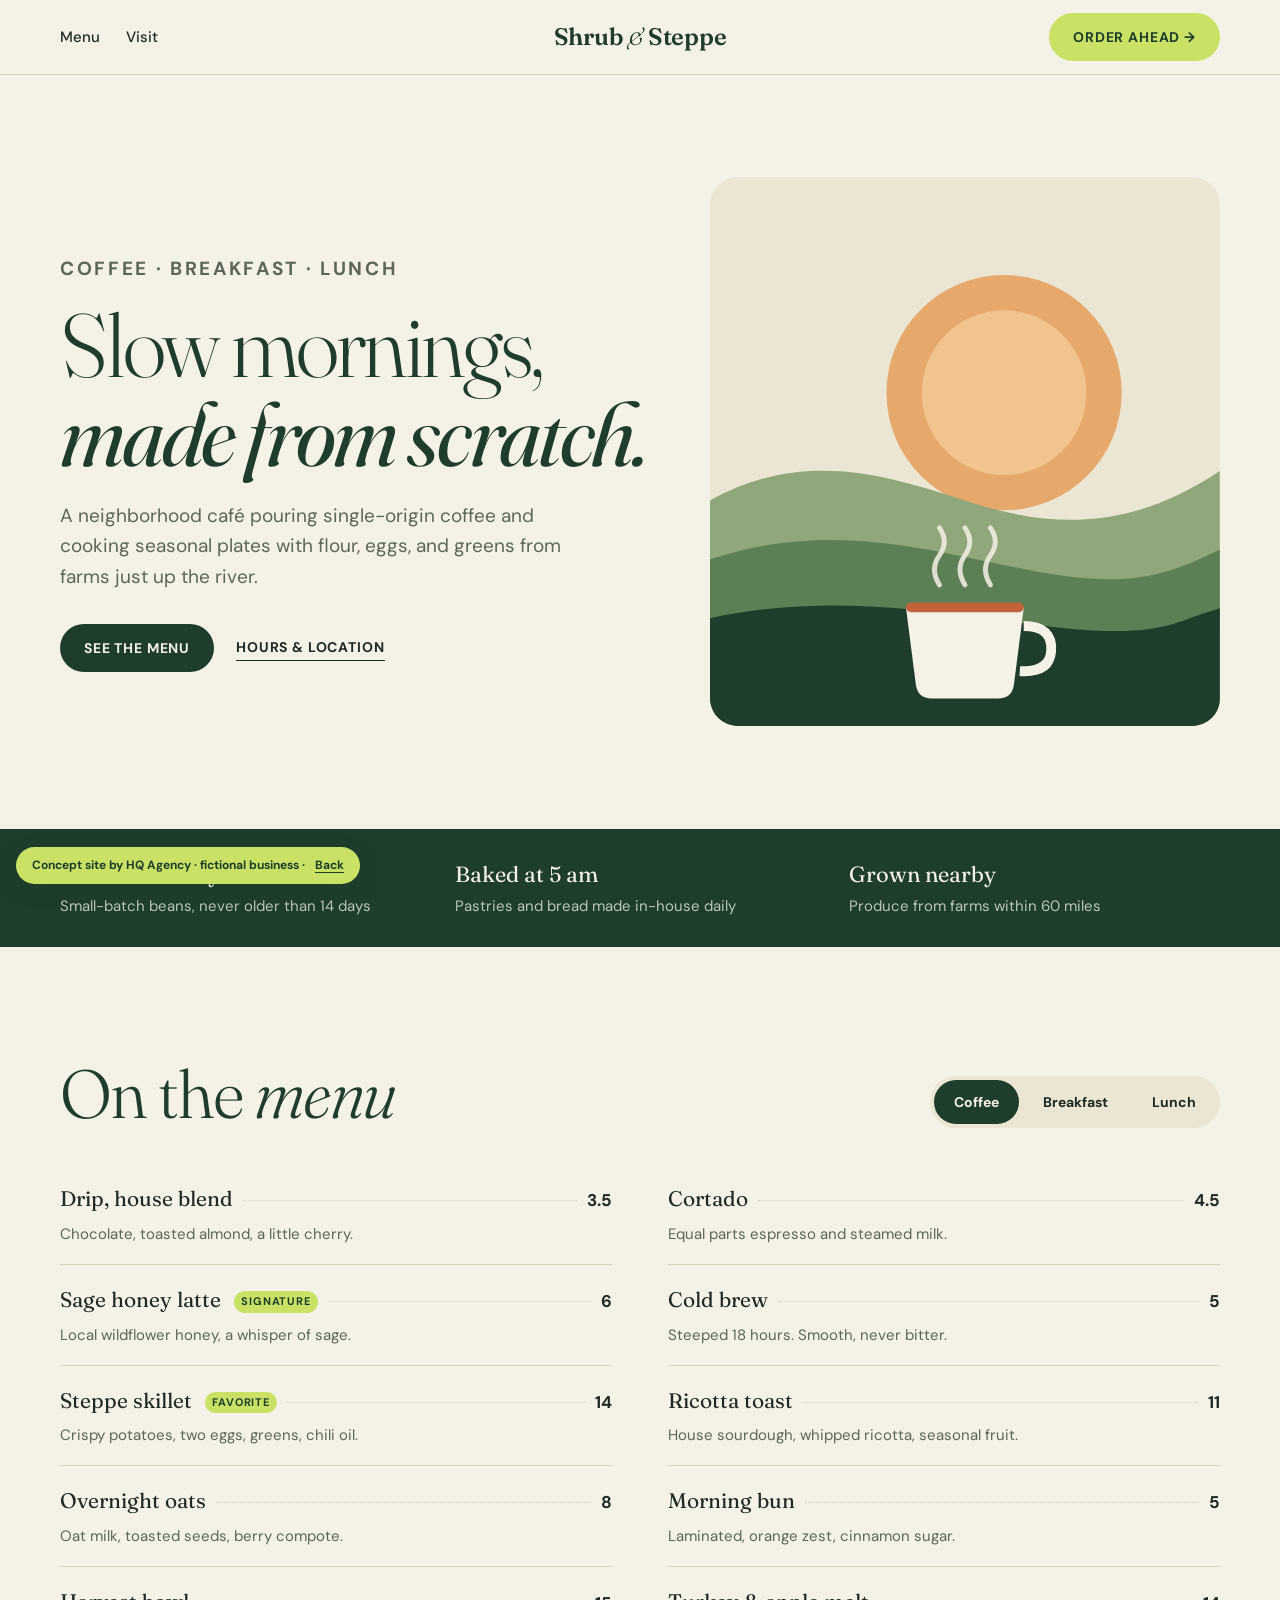
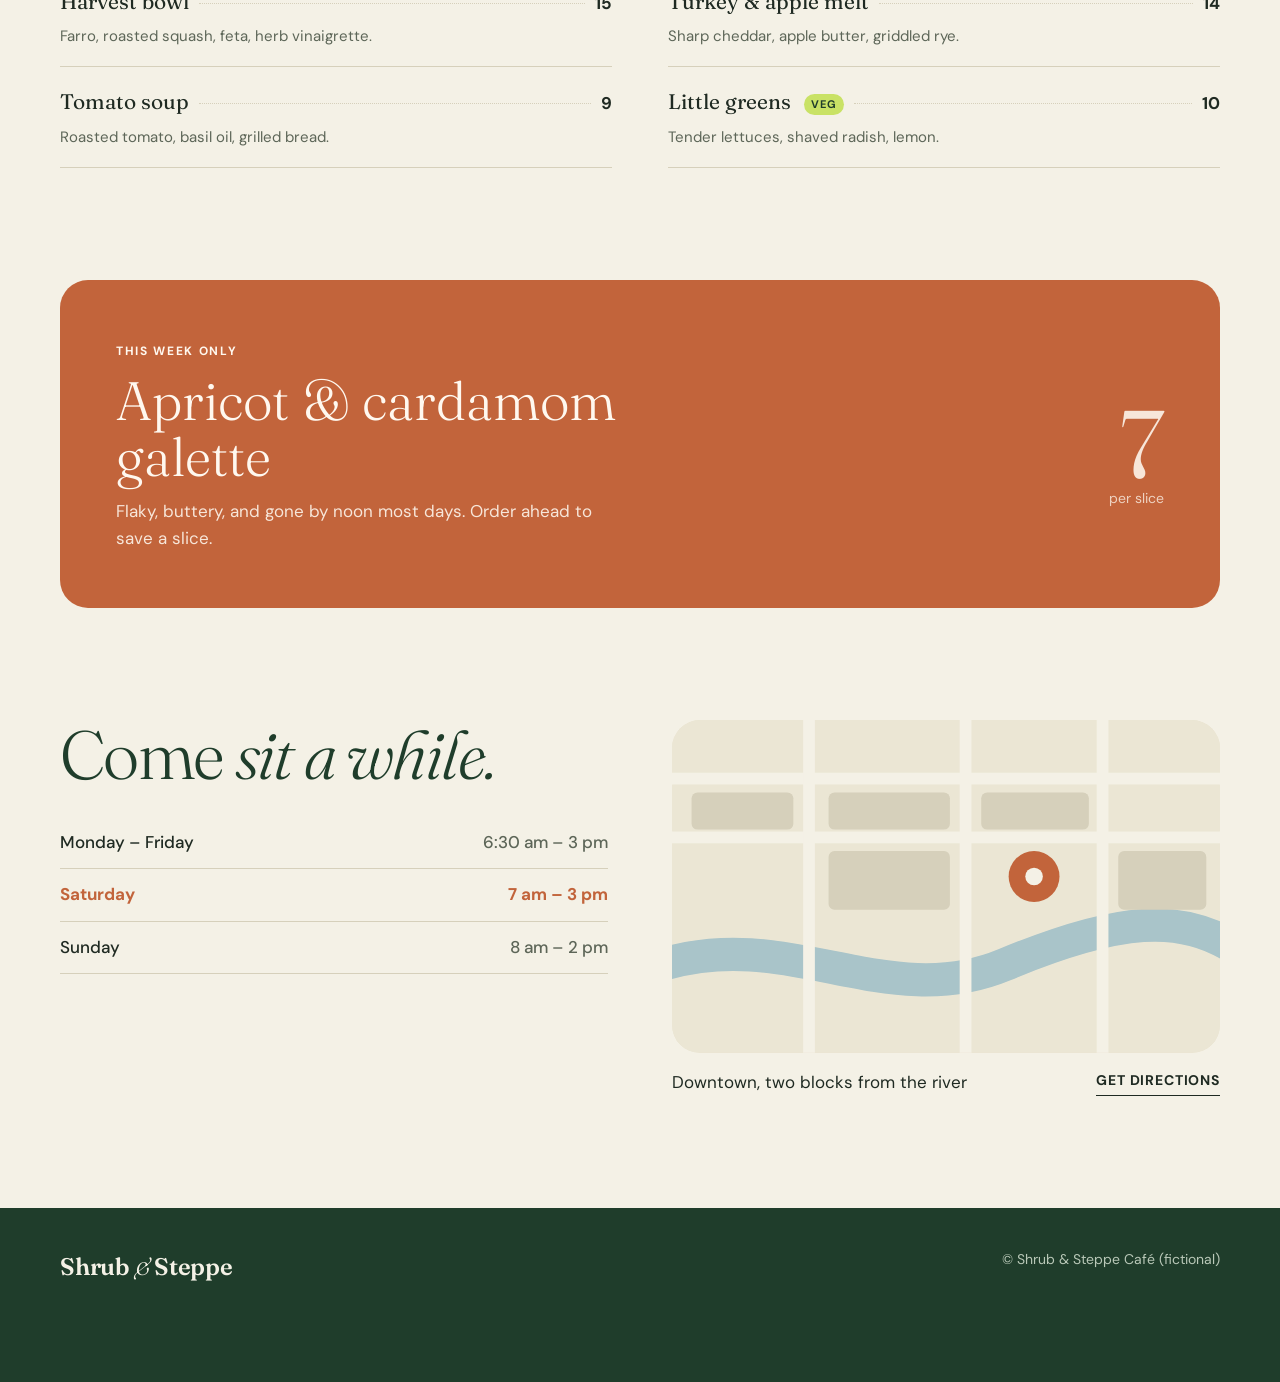
<file: examples/shrub-and-steppe/index.html>
<!doctype html>
<html lang="en">
<head>
  <meta charset="utf-8" />
  <meta name="viewport" content="width=device-width, initial-scale=1" />
  <title>Shrub &amp; Steppe Café | Concept site by HQ Agency</title>
  <meta name="description" content="Concept website for a fictional neighborhood café, designed by HQ Agency." />
  <meta name="robots" content="noindex" />
  <link rel="preconnect" href="https://fonts.googleapis.com" />
  <link rel="preconnect" href="https://fonts.gstatic.com" crossorigin />
  <link rel="stylesheet" href="https://fonts.googleapis.com/css2?family=Fraunces:opsz,wght@9..144,300;9..144,400;9..144,600&family=DM+Sans:wght@400;500;700&display=swap" />
  <style>
    :root { --cream: #f4f1e6; --cream-2: #ebe6d4; --green: #1f3d2b; --green-2: #2f5a3f; --lime: #c9e265; --terra: #c2643b; --text: #1f2a22; --muted: #5d6658; --line: #d6d0bb; --max: 1240px; }
    *, *::before, *::after { box-sizing: border-box; }
    html { scroll-behavior: smooth; }
    @media (prefers-reduced-motion: reduce) { html { scroll-behavior: auto; } * { transition: none !important; animation: none !important; } }
    body { margin: 0; background: var(--cream); color: var(--text); font-family: "DM Sans", system-ui, sans-serif; font-size: 17px; line-height: 1.6; -webkit-font-smoothing: antialiased; }
    a { color: inherit; text-decoration: none; }
    h1, h2, h3, p { margin: 0; }
    button { font: inherit; color: inherit; }
    .wrap { width: 100%; max-width: var(--max); margin-inline: auto; padding-inline: clamp(16px, 4vw, 40px); }
    .serif { font-family: "Fraunces", Georgia, serif; font-optical-sizing: auto; }
    :focus-visible { outline: 2px solid var(--terra); outline-offset: 3px; }

    .btn { display: inline-flex; align-items: center; gap: 8px; min-height: 48px; padding: 12px 24px; border-radius: 999px; font-weight: 700; font-size: 14px; letter-spacing: .06em; text-transform: uppercase; transition: background-color .2s, color .2s; }
    .btn--lime { background: var(--lime); color: var(--green); } .btn--lime:hover { background: #d8ee82; }
    .btn--green { background: var(--green); color: var(--cream); } .btn--green:hover { background: var(--green-2); }
    .link { font-weight: 700; font-size: 14px; letter-spacing: .06em; text-transform: uppercase; border-bottom: 1.5px solid currentColor; padding-bottom: 2px; }

    /* Nav */
    .nav { border-bottom: 1px solid var(--line); }
    .nav__bar { display: grid; grid-template-columns: 1fr auto 1fr; align-items: center; height: 74px; }
    .nav__links { display: flex; gap: 26px; font-size: 15px; font-weight: 500; }
    .nav__links a:hover { color: var(--terra); }
    .logo { font-family: "Fraunces", serif; font-size: 24px; font-weight: 600; color: var(--green); letter-spacing: -.01em; }
    .logo i { font-weight: 300; }
    .nav__order { justify-self: end; }
    @media (max-width: 760px) { .nav__links { display: none; } .nav__bar { grid-template-columns: 1fr auto; } .logo { font-size: 21px; } }

    /* Hero */
    .hero { display: grid; grid-template-columns: 1.15fr 1fr; gap: clamp(24px, 5vw, 64px); align-items: center; padding-block: clamp(48px, 8vw, 104px); }
    .hero__kicker { font-size: 13px; font-weight: 700; letter-spacing: .14em; text-transform: uppercase; color: var(--terra); }
    .hero h1 { margin-top: 16px; font-size: clamp(46px, 7vw, 96px); font-weight: 300; line-height: 1; letter-spacing: -.03em; color: var(--green); }
    .hero h1 em { font-style: italic; font-weight: 400; }
    .hero p { margin-top: 22px; color: var(--muted); max-width: 40ch; font-size: 19px; }
    .hero__ctas { display: flex; flex-wrap: wrap; align-items: center; gap: 22px; margin-top: 32px; }
    .art { width: 100%; height: auto; display: block; border-radius: 28px; }
    @media (max-width: 860px) { .hero { grid-template-columns: 1fr; } .art { max-width: 520px; } }

    /* Strip */
    .strip { background: var(--green); color: var(--cream); }
    .strip .wrap { display: grid; grid-template-columns: repeat(3, 1fr); gap: 24px; padding-block: 28px; }
    .strip b { display: block; font-family: "Fraunces", serif; font-weight: 400; font-size: 22px; }
    .strip span { color: #b9c8b8; font-size: 15px; }
    @media (max-width: 700px) { .strip .wrap { grid-template-columns: 1fr; } }

    section { padding-block: clamp(64px, 9vw, 112px); }
    .sec-title { font-family: "Fraunces", serif; font-weight: 300; font-size: clamp(38px, 5.4vw, 68px); line-height: 1.02; letter-spacing: -.025em; color: var(--green); }
    .sec-title em { font-style: italic; }

    /* Menu */
    .menu-head { display: flex; flex-wrap: wrap; justify-content: space-between; align-items: flex-end; gap: 24px; margin-bottom: 36px; }
    .tabs { display: inline-flex; background: var(--cream-2); border-radius: 999px; padding: 4px; gap: 4px; }
    .tab { border: 0; background: transparent; border-radius: 999px; padding: 10px 20px; font-weight: 700; font-size: 14px; cursor: pointer; min-height: 44px; }
    .tab[aria-selected="true"] { background: var(--green); color: var(--cream); }
    .menu-grid { display: grid; grid-template-columns: 1fr 1fr; gap: 0 56px; }
    .item { display: grid; grid-template-columns: auto 1fr auto; align-items: baseline; gap: 10px; padding: 18px 0; border-bottom: 1px solid var(--line); }
    .item h3 { font-family: "Fraunces", serif; font-weight: 400; font-size: 21px; }
    .item .dots { border-bottom: 1.5px dotted var(--line); transform: translateY(-5px); }
    .item .price { font-weight: 700; }
    .item p { grid-column: 1 / -1; color: var(--muted); font-size: 15px; margin-top: -4px; }
    .item .tag { display: inline-block; margin-left: 8px; font-family: "DM Sans", sans-serif; font-size: 11px; font-weight: 700; letter-spacing: .08em; text-transform: uppercase; color: var(--green); background: var(--lime); padding: 2px 7px; border-radius: 999px; vertical-align: middle; }
    @media (max-width: 760px) { .menu-grid { grid-template-columns: 1fr; } }

    /* Special */
    .special { background: var(--terra); color: #fff8ef; border-radius: 28px; padding: clamp(28px, 5vw, 56px); display: grid; grid-template-columns: 1.3fr 1fr; gap: 28px; align-items: center; }
    .special small { font-weight: 700; letter-spacing: .14em; text-transform: uppercase; font-size: 12px; }
    .special h2 { font-family: "Fraunces", serif; font-weight: 300; font-size: clamp(32px, 4.4vw, 54px); line-height: 1.04; margin-top: 10px; }
    .special p { opacity: .88; margin-top: 12px; max-width: 42ch; }
    .special__price { justify-self: end; text-align: right; font-family: "Fraunces", serif; font-size: clamp(56px, 8vw, 96px); line-height: 1; }
    .special__price span { display: block; font-family: "DM Sans", sans-serif; font-size: 14px; opacity: .85; }
    @media (max-width: 700px) { .special { grid-template-columns: 1fr; } .special__price { justify-self: start; text-align: left; } }

    /* Visit */
    .visit { display: grid; grid-template-columns: 1fr 1fr; gap: clamp(28px, 5vw, 72px); align-items: start; }
    .hours { margin-top: 28px; width: 100%; border-collapse: collapse; }
    .hours th, .hours td { padding: 12px 0; border-bottom: 1px solid var(--line); text-align: left; font-weight: 500; }
    .hours td { text-align: right; color: var(--muted); }
    .hours tr.today th, .hours tr.today td { color: var(--terra); font-weight: 700; }
    .map { border-radius: 28px; overflow: hidden; background: var(--cream-2); }
    .map svg { display: block; width: 100%; height: auto; }
    .addr { margin-top: 16px; display: flex; justify-content: space-between; flex-wrap: wrap; gap: 12px; }
    @media (max-width: 860px) { .visit { grid-template-columns: 1fr; } }

    footer { background: var(--green); color: #b9c8b8; padding-block: 40px 96px; font-size: 14px; }
    footer .wrap { display: flex; flex-wrap: wrap; justify-content: space-between; gap: 16px; }
    footer .logo { color: var(--cream); }

    .concept { position: fixed; left: 16px; bottom: 16px; z-index: 20; display: flex; align-items: center; gap: 10px; padding: 9px 16px; border-radius: 999px; background: var(--lime); color: var(--green); font-size: 12px; font-weight: 700; box-shadow: 0 6px 20px rgba(31,61,43,.2); }
    .concept a { text-decoration: underline; text-underline-offset: 3px; }
  </style>
</head>
<body>
  <header class="nav">
    <div class="wrap nav__bar">
      <nav class="nav__links" aria-label="Main"><a href="#menu">Menu</a><a href="#visit">Visit</a></nav>
      <a class="logo" href="#top" aria-label="Shrub and Steppe Café, home">Shrub <i>&amp;</i> Steppe</a>
      <a class="btn btn--lime nav__order" href="#menu">Order ahead →</a>
    </div>
  </header>

  <main id="top">
    <div class="wrap hero">
      <div>
        <p class="hero__kicker">Coffee · Breakfast · Lunch</p>
        <h1 class="serif">Slow mornings, <em>made from scratch.</em></h1>
        <p>A neighborhood café pouring single-origin coffee and cooking seasonal plates with flour, eggs, and greens from farms just up the river.</p>
        <div class="hero__ctas">
          <a class="btn btn--green" href="#menu">See the menu</a>
          <a class="link" href="#visit">Hours &amp; location</a>
        </div>
      </div>
      <!-- Illustrated hero: sun over sagebrush hills (pure SVG, no photo needed) -->
      <svg class="art" viewBox="0 0 520 560" role="img" aria-label="Illustration of a warm sun rising over sagebrush hills, with a steaming coffee cup.">
        <rect width="520" height="560" fill="#ebe6d4" />
        <circle cx="300" cy="220" r="120" fill="#e7a86b" />
        <circle cx="300" cy="220" r="84" fill="#f2c48d" />
        <path d="M0 330 C 90 280 170 300 260 330 S 430 360 520 300 V560 H0Z" fill="#8fa77a" />
        <path d="M0 390 C 120 350 220 380 320 400 S 460 410 520 380 V560 H0Z" fill="#5d7f55" />
        <path d="M0 450 C 140 420 260 450 360 460 S 470 455 520 440 V560 H0Z" fill="#1f3d2b" />
        <g fill="#c9e265" opacity=".9">
          <ellipse cx="70" cy="430" rx="9" ry="20" transform="rotate(-25 70 430)" /><ellipse cx="88" cy="424" rx="9" ry="22" transform="rotate(10 88 424)" /><ellipse cx="104" cy="434" rx="8" ry="18" transform="rotate(35 104 434)" />
          <ellipse cx="440" cy="420" rx="8" ry="18" transform="rotate(-20 440 420)" /><ellipse cx="456" cy="414" rx="9" ry="21" transform="rotate(12 456 414)" />
        </g>
        <g transform="translate(200 440)">
          <path d="M0 0 H120 L110 78 Q108 92 94 92 H26 Q12 92 10 78Z" fill="#f4f1e6" />
          <path d="M120 18 Q150 18 148 44 Q146 66 116 64" fill="none" stroke="#f4f1e6" stroke-width="10" />
          <rect x="0" y="-6" width="120" height="10" rx="5" fill="#c2643b" />
          <g fill="none" stroke="#f4f1e6" stroke-width="5" stroke-linecap="round" opacity=".85">
            <path d="M34 -24 q -10 -16 0 -30 q 10 -14 0 -28" /><path d="M60 -24 q -10 -16 0 -30 q 10 -14 0 -28" /><path d="M86 -24 q -10 -16 0 -30 q 10 -14 0 -28" />
          </g>
        </g>
      </svg>
    </div>

    <div class="strip">
      <div class="wrap">
        <div><b>Roasted weekly</b><span>Small-batch beans, never older than 14 days</span></div>
        <div><b>Baked at 5 am</b><span>Pastries and bread made in-house daily</span></div>
        <div><b>Grown nearby</b><span>Produce from farms within 60 miles</span></div>
      </div>
    </div>

    <section id="menu" aria-labelledby="menu-title">
      <div class="wrap">
        <div class="menu-head">
          <h2 class="sec-title" id="menu-title">On the <em>menu</em></h2>
          <div class="tabs" role="tablist" aria-label="Menu sections">
            <button class="tab" role="tab" id="t-coffee" aria-controls="p-coffee" aria-selected="true">Coffee</button>
            <button class="tab" role="tab" id="t-breakfast" aria-controls="p-breakfast" aria-selected="false" tabindex="-1">Breakfast</button>
            <button class="tab" role="tab" id="t-lunch" aria-controls="p-lunch" aria-selected="false" tabindex="-1">Lunch</button>
          </div>
        </div>
        <div class="menu-grid" role="tabpanel" id="p-coffee" aria-labelledby="t-coffee">
          <div class="item"><h3>Drip, house blend</h3><span class="dots"></span><span class="price">3.5</span><p>Chocolate, toasted almond, a little cherry.</p></div>
          <div class="item"><h3>Cortado</h3><span class="dots"></span><span class="price">4.5</span><p>Equal parts espresso and steamed milk.</p></div>
          <div class="item"><h3>Sage honey latte <span class="tag">Signature</span></h3><span class="dots"></span><span class="price">6</span><p>Local wildflower honey, a whisper of sage.</p></div>
          <div class="item"><h3>Cold brew</h3><span class="dots"></span><span class="price">5</span><p>Steeped 18 hours. Smooth, never bitter.</p></div>
        </div>
        <div class="menu-grid" role="tabpanel" id="p-breakfast" aria-labelledby="t-breakfast" hidden>
          <div class="item"><h3>Steppe skillet <span class="tag">Favorite</span></h3><span class="dots"></span><span class="price">14</span><p>Crispy potatoes, two eggs, greens, chili oil.</p></div>
          <div class="item"><h3>Ricotta toast</h3><span class="dots"></span><span class="price">11</span><p>House sourdough, whipped ricotta, seasonal fruit.</p></div>
          <div class="item"><h3>Overnight oats</h3><span class="dots"></span><span class="price">8</span><p>Oat milk, toasted seeds, berry compote.</p></div>
          <div class="item"><h3>Morning bun</h3><span class="dots"></span><span class="price">5</span><p>Laminated, orange zest, cinnamon sugar.</p></div>
        </div>
        <div class="menu-grid" role="tabpanel" id="p-lunch" aria-labelledby="t-lunch" hidden>
          <div class="item"><h3>Harvest bowl</h3><span class="dots"></span><span class="price">15</span><p>Farro, roasted squash, feta, herb vinaigrette.</p></div>
          <div class="item"><h3>Turkey &amp; apple melt</h3><span class="dots"></span><span class="price">14</span><p>Sharp cheddar, apple butter, griddled rye.</p></div>
          <div class="item"><h3>Tomato soup</h3><span class="dots"></span><span class="price">9</span><p>Roasted tomato, basil oil, grilled bread.</p></div>
          <div class="item"><h3>Little greens <span class="tag">Veg</span></h3><span class="dots"></span><span class="price">10</span><p>Tender lettuces, shaved radish, lemon.</p></div>
        </div>
      </div>
    </section>

    <div class="wrap">
      <div class="special">
        <div>
          <small>This week only</small>
          <h2>Apricot &amp; cardamom galette</h2>
          <p>Flaky, buttery, and gone by noon most days. Order ahead to save a slice.</p>
        </div>
        <p class="special__price">7<span>per slice</span></p>
      </div>
    </div>

    <section id="visit" aria-labelledby="visit-title">
      <div class="wrap visit">
        <div>
          <h2 class="sec-title" id="visit-title">Come <em>sit a while.</em></h2>
          <table class="hours" aria-label="Opening hours">
            <tbody>
              <tr><th scope="row">Monday – Friday</th><td>6:30 am – 3 pm</td></tr>
              <tr class="today"><th scope="row">Saturday</th><td>7 am – 3 pm</td></tr>
              <tr><th scope="row">Sunday</th><td>8 am – 2 pm</td></tr>
            </tbody>
          </table>
        </div>
        <div>
          <div class="map">
            <svg viewBox="0 0 560 340" role="img" aria-label="Stylized map showing the café near the river downtown.">
              <rect width="560" height="340" fill="#ebe6d4" />
              <path d="M-10 250 C 120 210 220 300 340 250 S 520 200 570 230" fill="none" stroke="#a9c4c9" stroke-width="34" />
              <g stroke="#f4f1e6" stroke-width="12"><path d="M0 120 H560" /><path d="M0 60 H560" /><path d="M140 0 V340" /><path d="M300 0 V340" /><path d="M440 0 V340" /></g>
              <g fill="#d6d0bb"><rect x="160" y="74" width="124" height="38" rx="6" /><rect x="316" y="74" width="110" height="38" rx="6" /><rect x="20" y="74" width="104" height="38" rx="6" /><rect x="160" y="134" width="124" height="60" rx="6" /><rect x="456" y="134" width="90" height="60" rx="6" /></g>
              <g transform="translate(370 160)"><circle r="26" fill="#c2643b" /><circle r="9" fill="#f4f1e6" /></g>
            </svg>
          </div>
          <div class="addr"><span>Downtown, two blocks from the river</span><a class="link" href="#top">Get directions</a></div>
        </div>
      </div>
    </section>
  </main>

  <footer><div class="wrap"><span class="logo">Shrub <i>&amp;</i> Steppe</span><span>© Shrub &amp; Steppe Café (fictional)</span></div></footer>

  <p class="concept">Concept site by HQ Agency · fictional business · <a href="../../work.html" target="_top">Back</a></p>

  <script>
    (function () {
      const tabs = [...document.querySelectorAll('[role="tab"]')];
      function select(t) {
        tabs.forEach((x) => {
          const on = x === t;
          x.setAttribute("aria-selected", String(on));
          x.tabIndex = on ? 0 : -1;
          document.getElementById(x.getAttribute("aria-controls")).hidden = !on;
        });
        t.focus();
      }
      tabs.forEach((t, i) => {
        t.addEventListener("click", () => select(t));
        t.addEventListener("keydown", (e) => {
          if (e.key === "ArrowRight") select(tabs[(i + 1) % tabs.length]);
          if (e.key === "ArrowLeft") select(tabs[(i - 1 + tabs.length) % tabs.length]);
        });
      });
    })();
  </script>
</body>
</html>
</file>
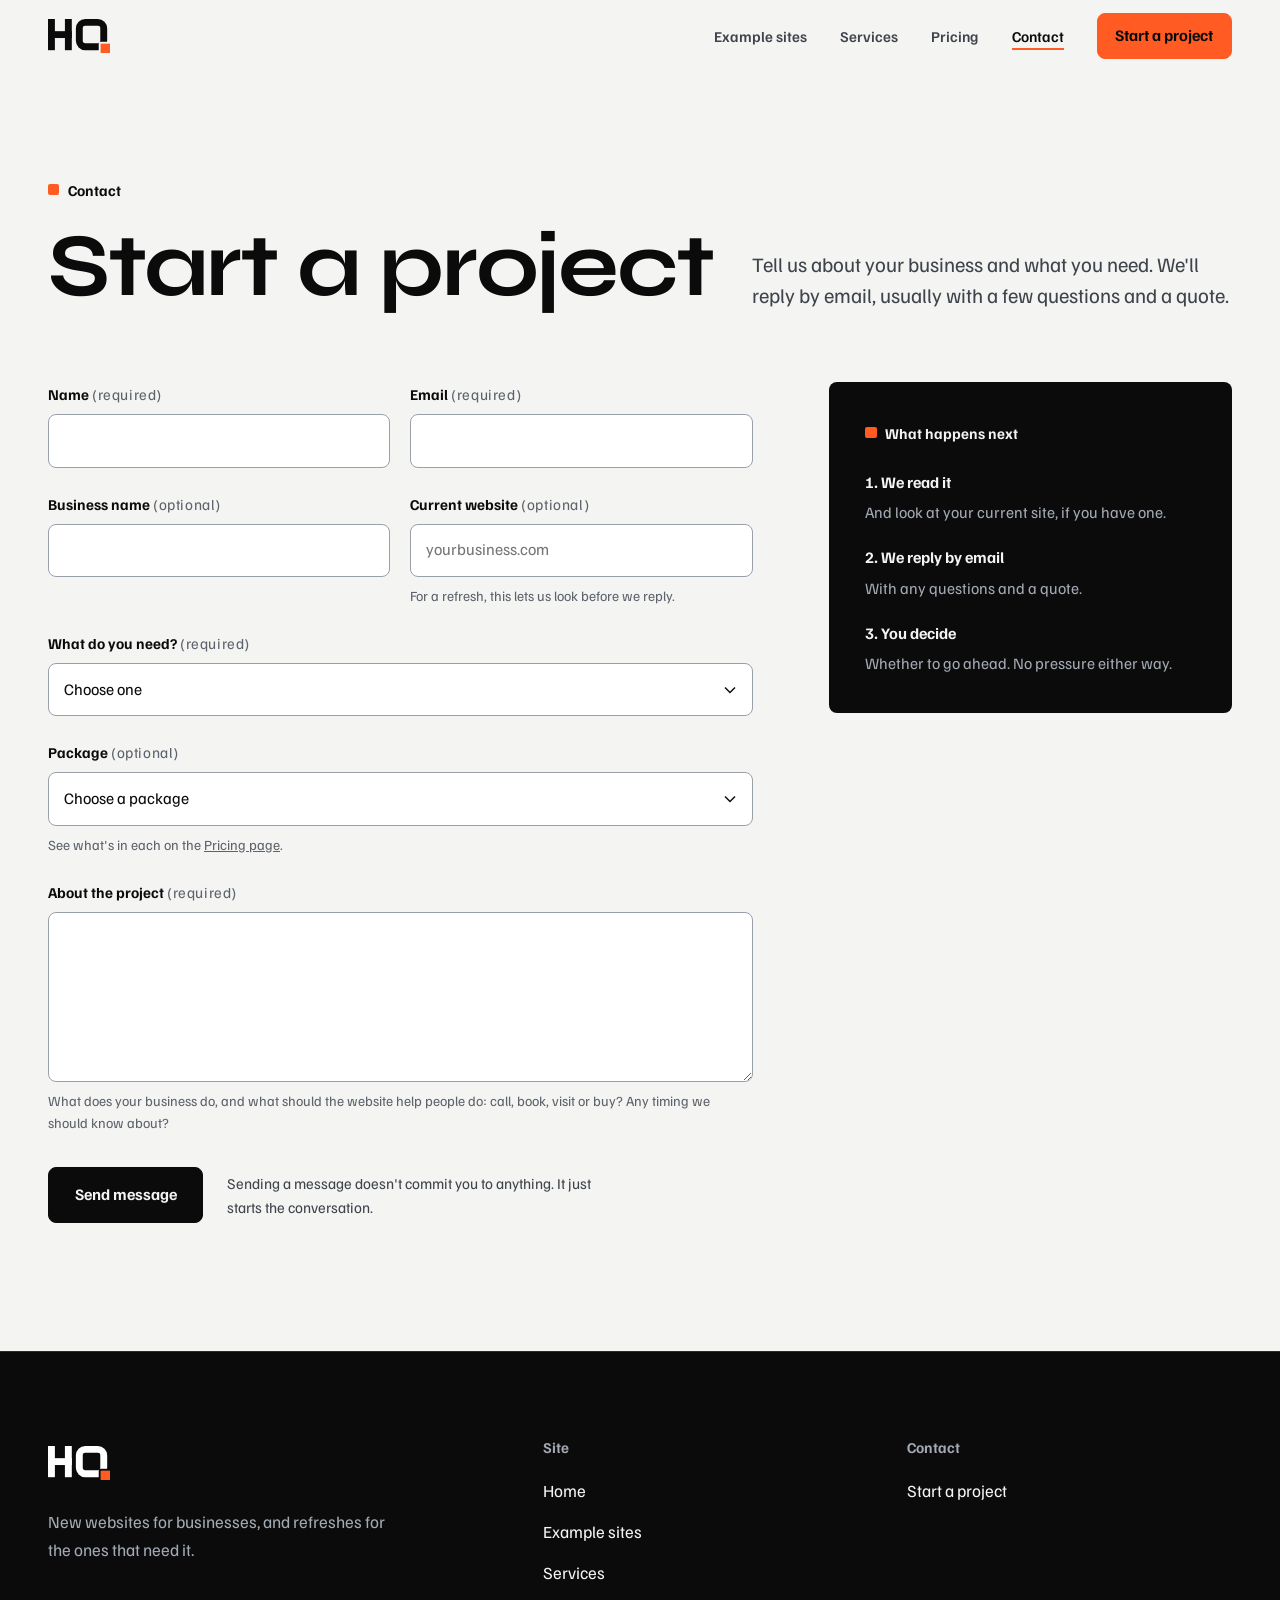
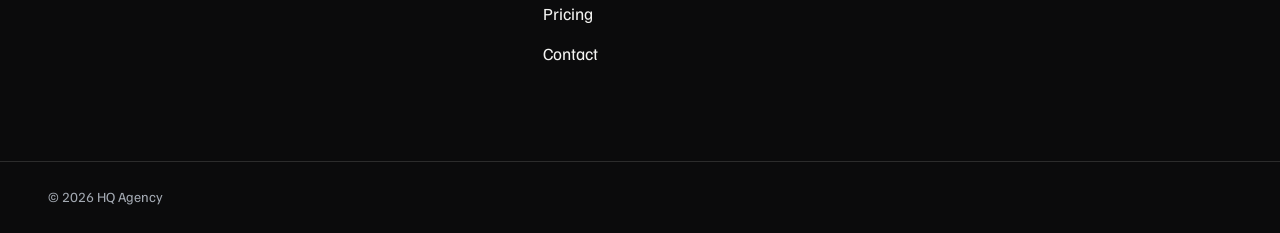
<file: contact.html>
<!doctype html>
<html lang="en">
<head>
  <meta charset="utf-8" />
  <meta name="viewport" content="width=device-width, initial-scale=1" />
  <title>HQ Agency | Contact: start a project</title>
  <meta name="description" content="Tell HQ Agency about your business and the website you need. We reply by email with questions and a quote." />
  <meta name="theme-color" content="#f4f4f2" />
  <link rel="icon" href="favicon.svg?v=20261128" type="image/svg+xml" />
  <link rel="icon" href="assets/brand/favicon-32.png?v=20261128" sizes="32x32" type="image/png" />
  <link rel="apple-touch-icon" href="assets/brand/apple-touch-icon.png?v=20261128" />
  <meta property="og:site_name" content="HQ Agency" />
  <meta property="og:type" content="website" />
  <meta property="og:title" content="HQ Agency | Contact: start a project" />
  <meta property="og:description" content="Tell HQ Agency about your business and the website you need. We reply by email with questions and a quote." />
  <meta property="og:url" content="https://adminus-hqagency.github.io/hqagency-site/contact.html" />
  <meta property="og:image" content="https://adminus-hqagency.github.io/hqagency-site/assets/brand/og-image.jpg" />
  <meta property="og:image:width" content="1200" />
  <meta property="og:image:height" content="630" />
  <meta property="og:image:alt" content="HQ Agency: New websites. And old ones, made new." />
  <meta name="twitter:card" content="summary_large_image" />
  <link rel="preconnect" href="https://fonts.googleapis.com" />
  <link rel="preconnect" href="https://fonts.gstatic.com" crossorigin />
  <link rel="stylesheet" href="https://fonts.googleapis.com/css2?family=Familjen+Grotesk:wght@400;500;600;700&family=Syne:wght@600;700;800&display=swap" />
  <link rel="stylesheet" href="css/styles.css?v=20261128" />
  <script>document.documentElement.classList.add("js");</script>
  <script src="js/config.js?v=20261128" defer></script>
  <script src="js/components.js?v=20261128" defer></script>
  <script src="js/main.js?v=20261128" defer></script>
  <script src="https://hq-help-bot.hq-help-bot.workers.dev/widget.js" defer></script>
</head>
<body>
  <site-header current="contact"></site-header>

  <main id="main">
    <header class="container page-intro">
      <p class="eyebrow">Contact</p>
      <div class="page-intro__row">
        <h1 class="display">Start a project</h1>
        <p class="lede">Tell us about your business and what you need. We'll reply by email, usually with a few questions and a quote.</p>
      </div>
    </header>

    <!-- CONTACT GRID (pattern 14). Set SITE.form.endpoint in js/config.js to deliver messages. -->
    <section class="container contact-grid" aria-label="Project form and what happens next" style="padding-bottom:var(--section)">
      <div>
        <form class="form" method="POST" action="https://formspree.io/f/mgakrgeb" data-contact-form novalidate>
          <input type="hidden" name="_subject" value="New project inquiry from the HQ Agency site" />
          <p class="notice notice--setup" data-setup-notice tabindex="-1" hidden>
            <strong>Owner note (only shown on your computer)</strong>
            This form isn't connected yet, so messages are not sent. Set <code>form.endpoint</code> in <code>js/config.js</code> (see README).
          </p>
          <div class="field">
            <label for="name">Name <span class="req">(required)</span></label>
            <input class="input" id="name" name="name" type="text" autocomplete="name" required aria-describedby="name-error" />
            <p class="field__error" id="name-error"></p>
          </div>
          <div class="field">
            <label for="email">Email <span class="req">(required)</span></label>
            <input class="input" id="email" name="email" type="email" autocomplete="email" required aria-describedby="email-error" />
            <p class="field__error" id="email-error"></p>
          </div>
          <div class="field">
            <label for="business">Business name <span class="req">(optional)</span></label>
            <input class="input" id="business" name="business" type="text" autocomplete="organization" />
          </div>
          <div class="field">
            <label for="website">Current website <span class="req">(optional)</span></label>
            <input class="input" id="website" name="website" type="text" inputmode="url" autocomplete="url" placeholder="yourbusiness.com" aria-describedby="website-hint" />
            <p class="hint" id="website-hint">For a refresh, this lets us look before we reply.</p>
          </div>
          <div class="field field--full">
            <label for="service">What do you need? <span class="req">(required)</span></label>
            <select class="input" id="service" name="service" required aria-describedby="service-error">
              <option value="">Choose one</option>
            </select>
            <p class="field__error" id="service-error"></p>
          </div>
          <div class="field field--full">
            <label for="plan">Package <span class="req">(optional)</span></label>
            <select class="input" id="plan" name="plan" aria-describedby="plan-hint">
              <option value="">Choose a package</option>
            </select>
            <p class="hint" id="plan-hint">See what's in each on the <a href="pricing.html">Pricing page</a>.</p>
          </div>
          <div class="field field--full">
            <label for="details">About the project <span class="req">(required)</span></label>
            <textarea class="input" id="details" name="details" required aria-describedby="details-hint details-error"></textarea>
            <p class="hint" id="details-hint">What does your business do, and what should the website help people do: call, book, visit or buy? Any timing we should know about?</p>
            <p class="field__error" id="details-error"></p>
          </div>
          <div class="hp-field" aria-hidden="true">
            <label for="gotcha">Leave this field empty</label>
            <input id="gotcha" name="_gotcha" type="text" tabindex="-1" autocomplete="off" />
          </div>
          <p class="notice notice--error field--full" data-send-error tabindex="-1" role="alert" hidden></p>
          <div class="form__foot">
            <button class="btn btn--dark" type="submit">Send message</button>
            <p class="form__note">Sending a message doesn't commit you to anything. It just starts the conversation.</p>
          </div>
        </form>
        <div class="form-result" data-form-result tabindex="-1" aria-live="polite" hidden></div>
      </div>

      <aside class="dark contact-card" aria-labelledby="next-title">
        <p class="eyebrow" id="next-title">What happens next</p>
        <dl>
          <div><dt>1. We read it</dt><dd>And look at your current site, if you have one.</dd></div>
          <div><dt>2. We reply by email</dt><dd>With any questions and a quote.</dd></div>
          <div><dt>3. You decide</dt><dd>Whether to go ahead. No pressure either way.</dd></div>
          <div data-link-wrap><dt>Prefer email?</dt><dd><a data-link="email" href="#">Email</a></dd></div>
        </dl>
      </aside>
    </section>
  </main>

  <site-footer></site-footer>
</body>
</html>
</file>
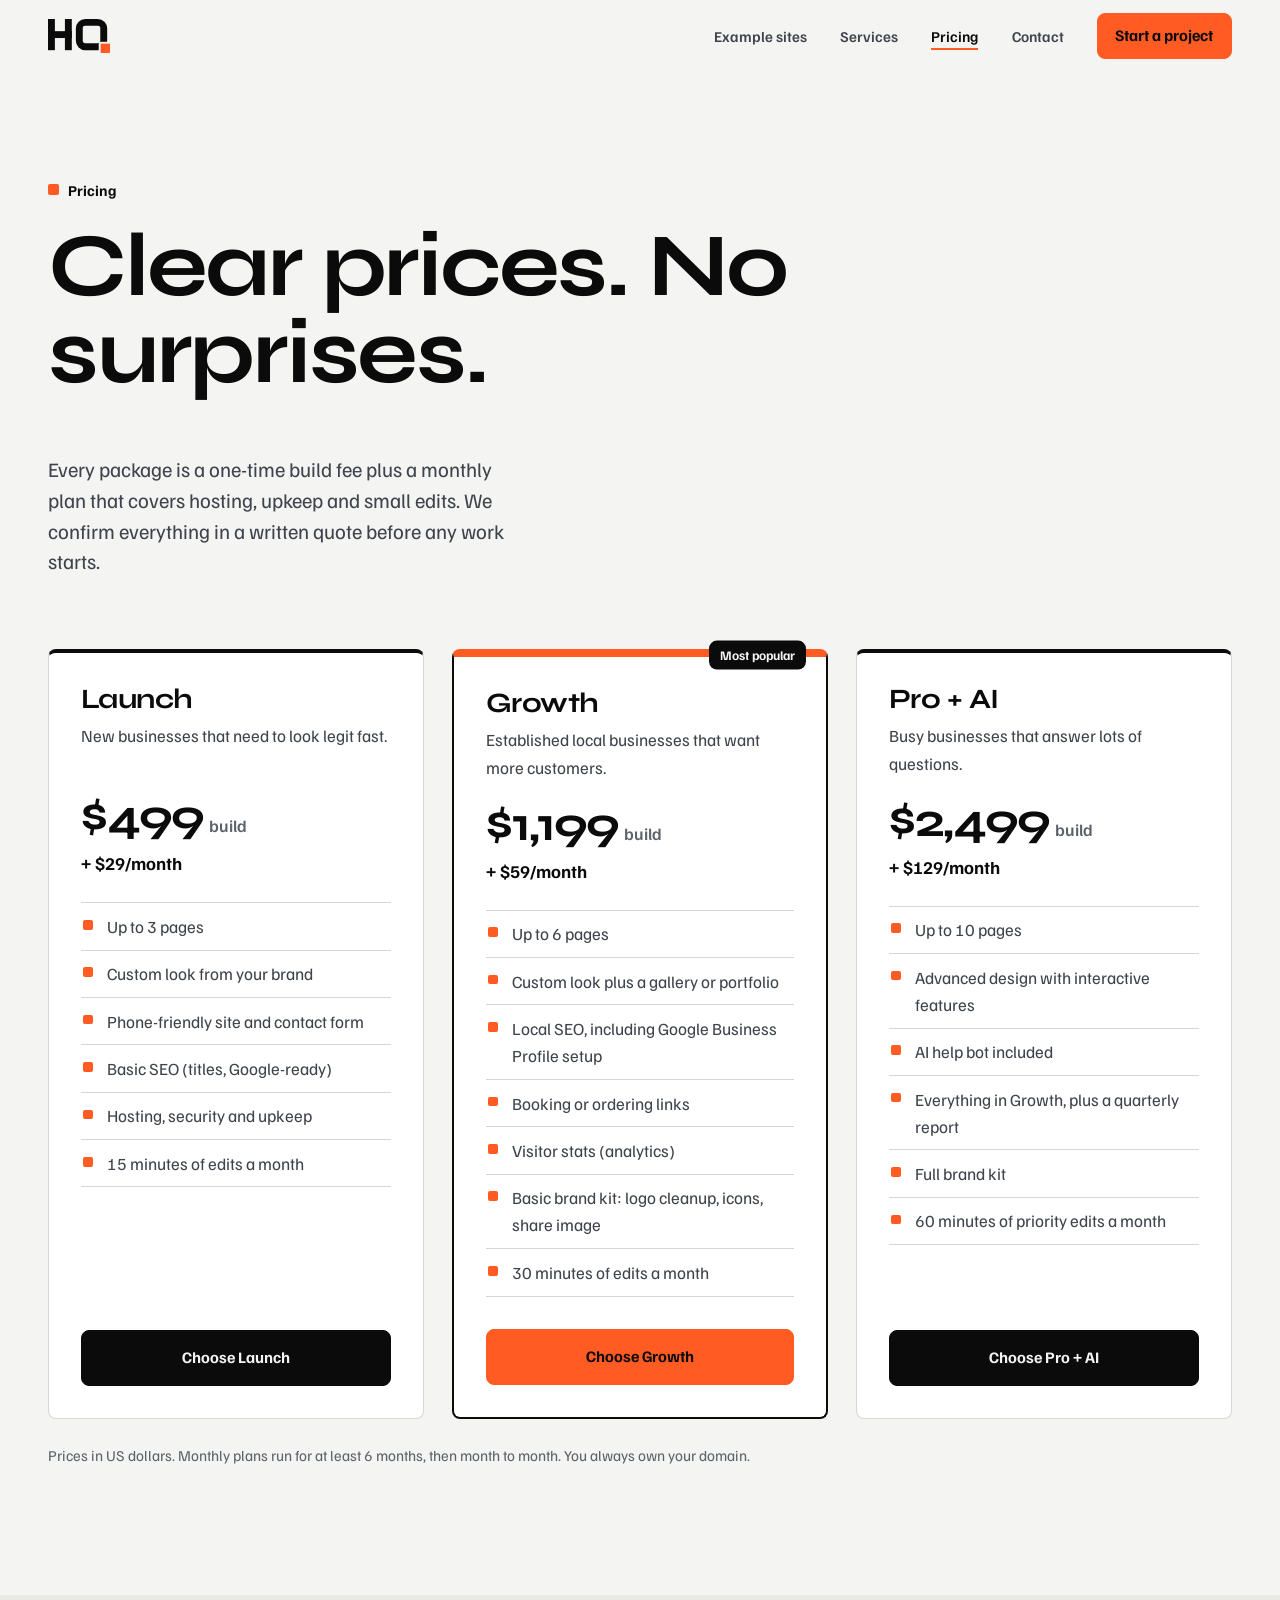
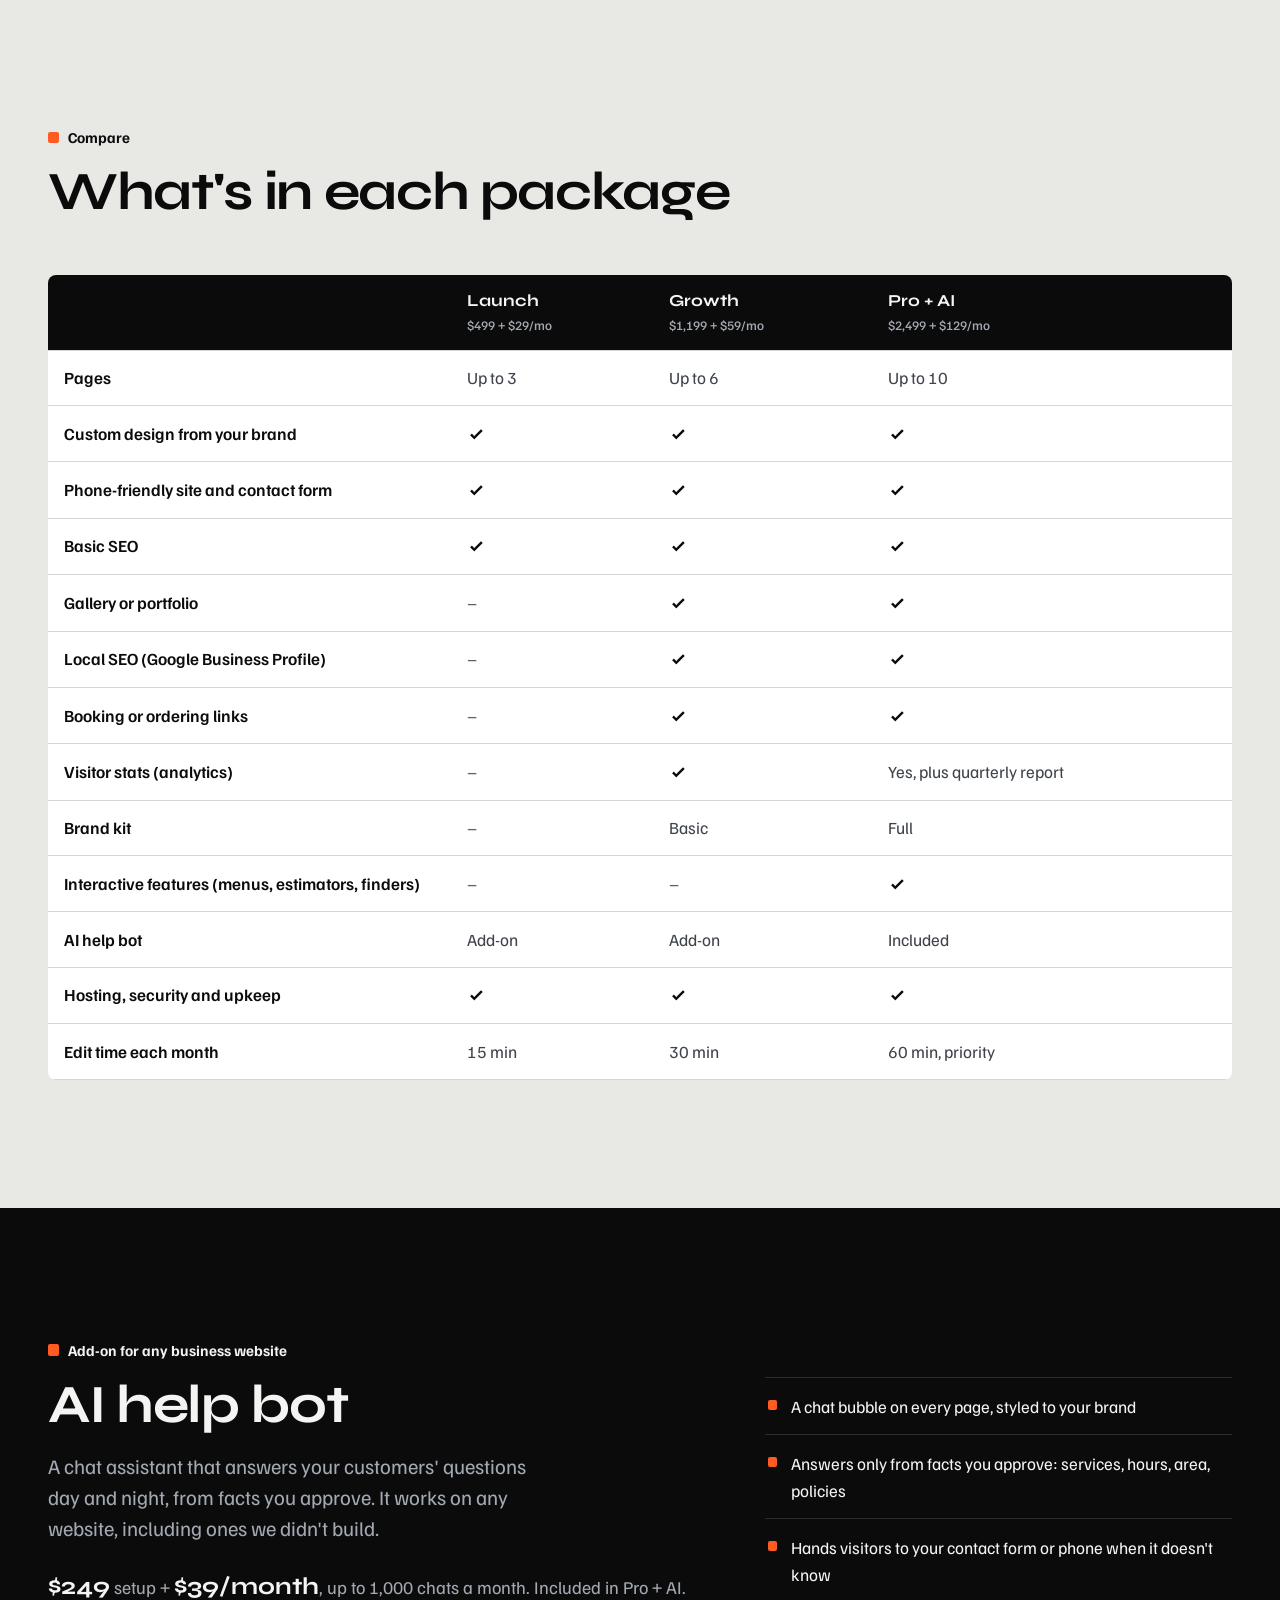
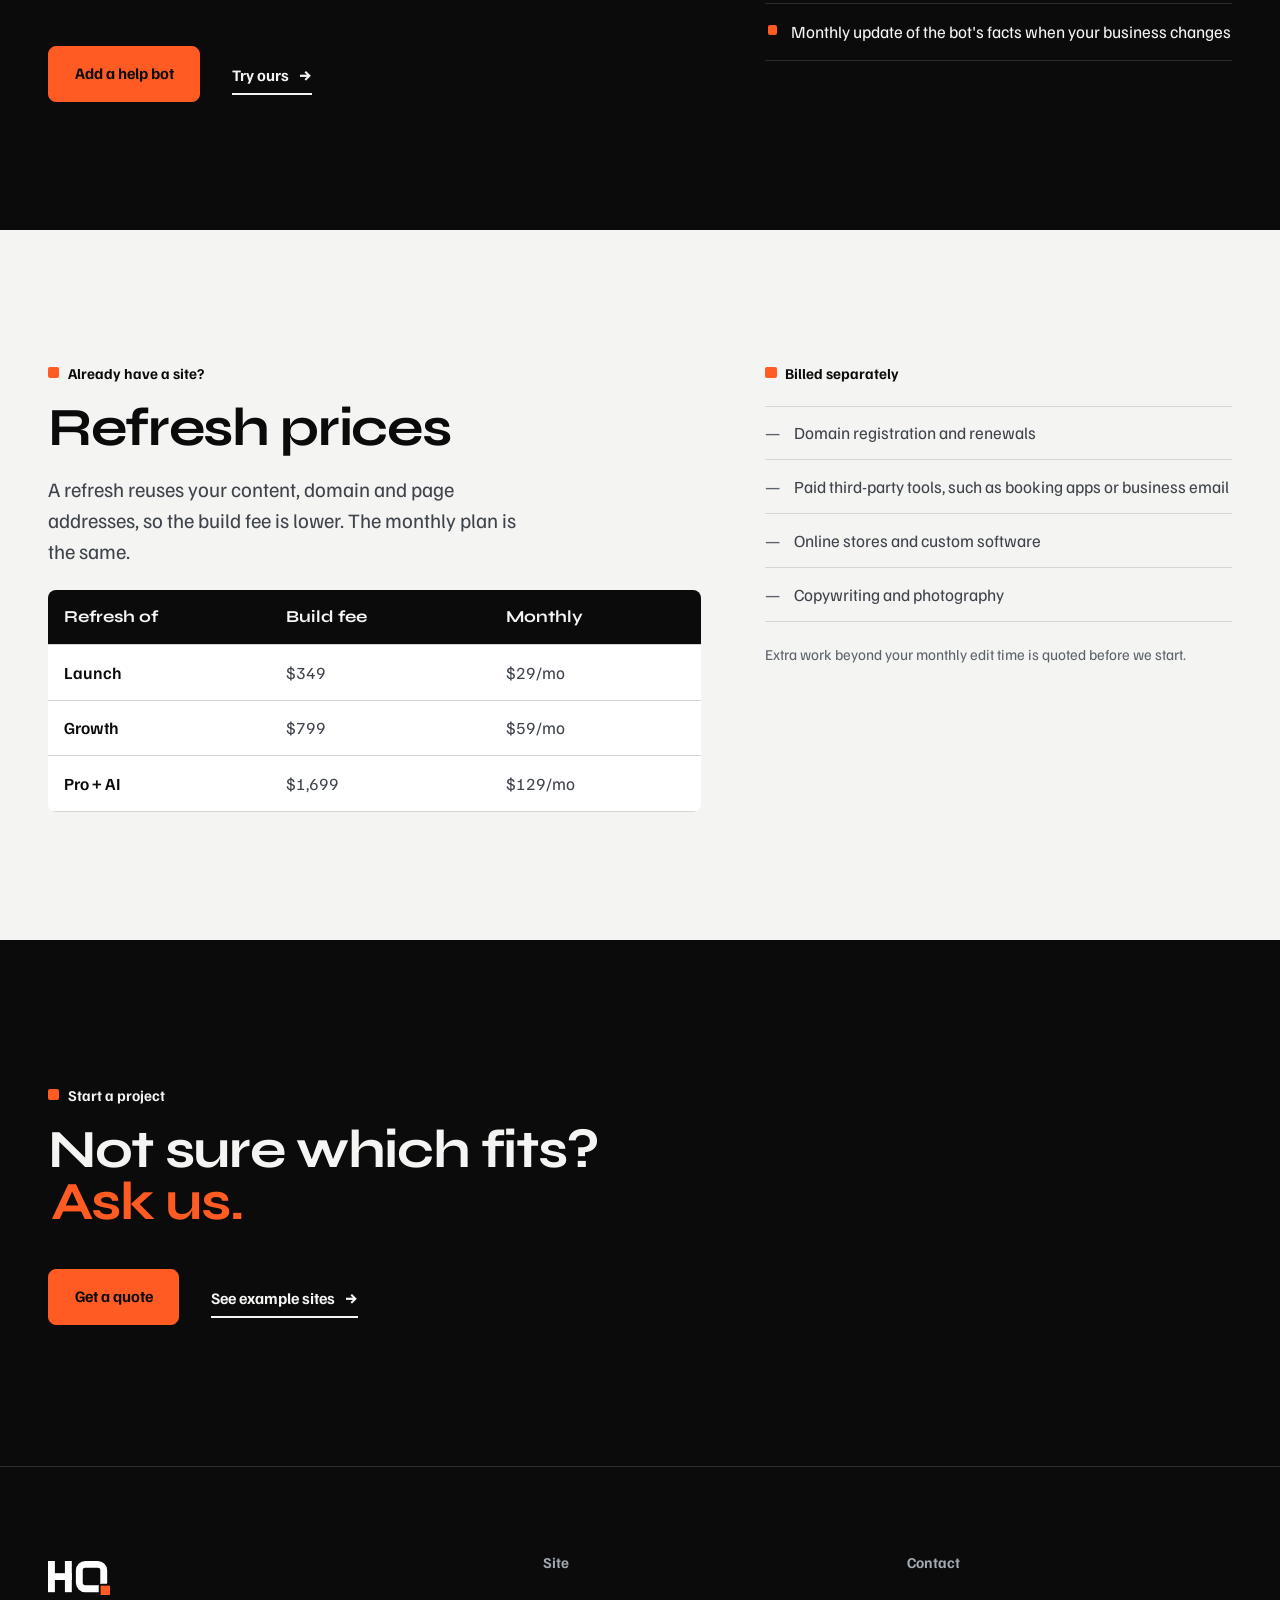
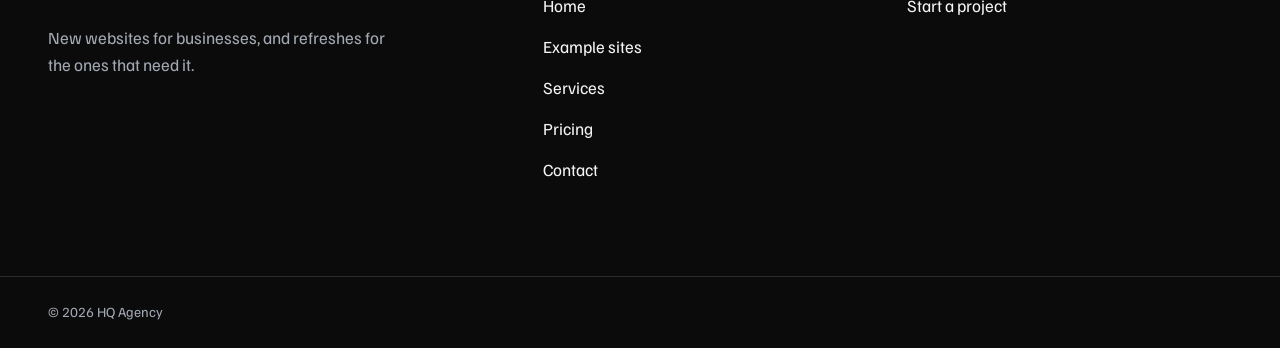
<file: pricing.html>
<!doctype html>
<html lang="en">
<head>
  <meta charset="utf-8" />
  <meta name="viewport" content="width=device-width, initial-scale=1" />
  <title>HQ Agency | Pricing: website packages and AI help bot</title>
  <meta name="description" content="HQ Agency website pricing: Launch, Growth and Pro + AI packages, an AI help bot add-on for any business site, and refresh prices." />
  <meta name="theme-color" content="#f4f4f2" />
  <link rel="icon" href="favicon.svg?v=20261128" type="image/svg+xml" />
  <link rel="icon" href="assets/brand/favicon-32.png?v=20261128" sizes="32x32" type="image/png" />
  <link rel="apple-touch-icon" href="assets/brand/apple-touch-icon.png?v=20261128" />
  <meta property="og:site_name" content="HQ Agency" />
  <meta property="og:type" content="website" />
  <meta property="og:title" content="HQ Agency | Pricing" />
  <meta property="og:description" content="HQ Agency website pricing: Launch, Growth and Pro + AI packages, an AI help bot add-on for any business site, and refresh prices." />
  <meta property="og:url" content="https://adminus-hqagency.github.io/hqagency-site/pricing.html" />
  <meta property="og:image" content="https://adminus-hqagency.github.io/hqagency-site/assets/brand/og-image.jpg" />
  <meta property="og:image:width" content="1200" />
  <meta property="og:image:height" content="630" />
  <meta property="og:image:alt" content="HQ Agency: New websites. And old ones, made new." />
  <meta name="twitter:card" content="summary_large_image" />
  <link rel="preconnect" href="https://fonts.googleapis.com" />
  <link rel="preconnect" href="https://fonts.gstatic.com" crossorigin />
  <link rel="stylesheet" href="https://fonts.googleapis.com/css2?family=Familjen+Grotesk:wght@400;500;600;700&family=Syne:wght@600;700;800&display=swap" />
  <link rel="stylesheet" href="css/styles.css?v=20261128" />
  <script>document.documentElement.classList.add("js");</script>
  <script src="js/config.js?v=20261128" defer></script>
  <script src="js/components.js?v=20261128" defer></script>
  <script src="js/main.js?v=20261128" defer></script>
  <script src="https://hq-help-bot.hq-help-bot.workers.dev/widget.js" defer></script>
</head>
<body>
  <site-header current="pricing"></site-header>

  <main id="main">
    <header class="container page-intro">
      <p class="eyebrow">Pricing</p>
      <div class="page-intro__row">
        <h1 class="display">Clear prices. No surprises.</h1>
        <p class="lede">Every package is a one-time build fee plus a monthly plan that covers hosting, upkeep and small edits. We confirm everything in a written quote before any work starts.</p>
      </div>
    </header>

    <!-- PRICING TIERS (pattern 17): from js/config.js pricing.tiers -->
    <section class="container" aria-label="Website packages" style="padding-bottom:var(--section)">
      <div class="tiers" data-pricing-tiers></div>
      <p class="tiers__note">Prices in US dollars. Monthly plans run for at least 6 months, then month to month. You always own your domain.</p>
    </section>

    <!-- COMPARISON TABLE -->
    <section class="section tone-2" aria-labelledby="compare-title">
      <div class="container">
        <div class="section-head">
          <div>
            <p class="eyebrow">Compare</p>
            <h2 class="display h2" id="compare-title">What's in each package</h2>
          </div>
        </div>
        <div class="compare-wrap" data-pricing-compare></div>
      </div>
    </section>

    <!-- AI HELP BOT ADD-ON -->
    <section class="section dark" aria-labelledby="ai-title">
      <div class="container addon">
        <div>
          <p class="eyebrow">Add-on for any business website</p>
          <h2 class="display h2" id="ai-title">AI help bot</h2>
          <p class="lede">A chat assistant that answers your customers' questions day and night, from facts you approve. It works on any website, including ones we didn't build.</p>
          <p class="addon__price" data-ai-price></p>
          <div class="cta__row">
            <a class="btn" href="contact.html?plan=ai-bot">Add a help bot</a>
            <a class="link-arrow" href="#" data-open-bot>Try ours <span class="arrow" aria-hidden="true">&rarr;</span></a>
          </div>
        </div>
        <ul class="addon__list" data-ai-features></ul>
      </div>
    </section>

    <!-- REFRESH PRICES + WHAT'S SEPARATE -->
    <section class="section" aria-labelledby="refresh-title">
      <div class="container refresh">
        <div>
          <p class="eyebrow">Already have a site?</p>
          <h2 class="display h2" id="refresh-title">Refresh prices</h2>
          <p class="lede">A refresh reuses your content, domain and page addresses, so the build fee is lower. The monthly plan is the same.</p>
          <div data-refresh-table></div>
        </div>
        <div>
          <p class="eyebrow">Billed separately</p>
          <ul class="fit-list" data-pricing-extras></ul>
          <p class="refresh__note">Extra work beyond your monthly edit time is quoted before we start.</p>
        </div>
      </div>
    </section>

    <!-- CTA BAND (pattern 13) -->
    <section class="dark cta" aria-labelledby="cta-title">
      <div class="container">
        <p class="eyebrow">Start a project</p>
        <h2 class="display h2 cta__title" id="cta-title" style="margin-top:1rem">Not sure which fits? <span class="hl">Ask us.</span></h2>
        <div class="cta__row">
          <a class="btn" href="contact.html">Get a quote</a>
          <a class="link-arrow" href="work.html">See example sites <span class="arrow" aria-hidden="true">&rarr;</span></a>
        </div>
      </div>
    </section>
  </main>

  <site-footer></site-footer>
</body>
</html>
</file>
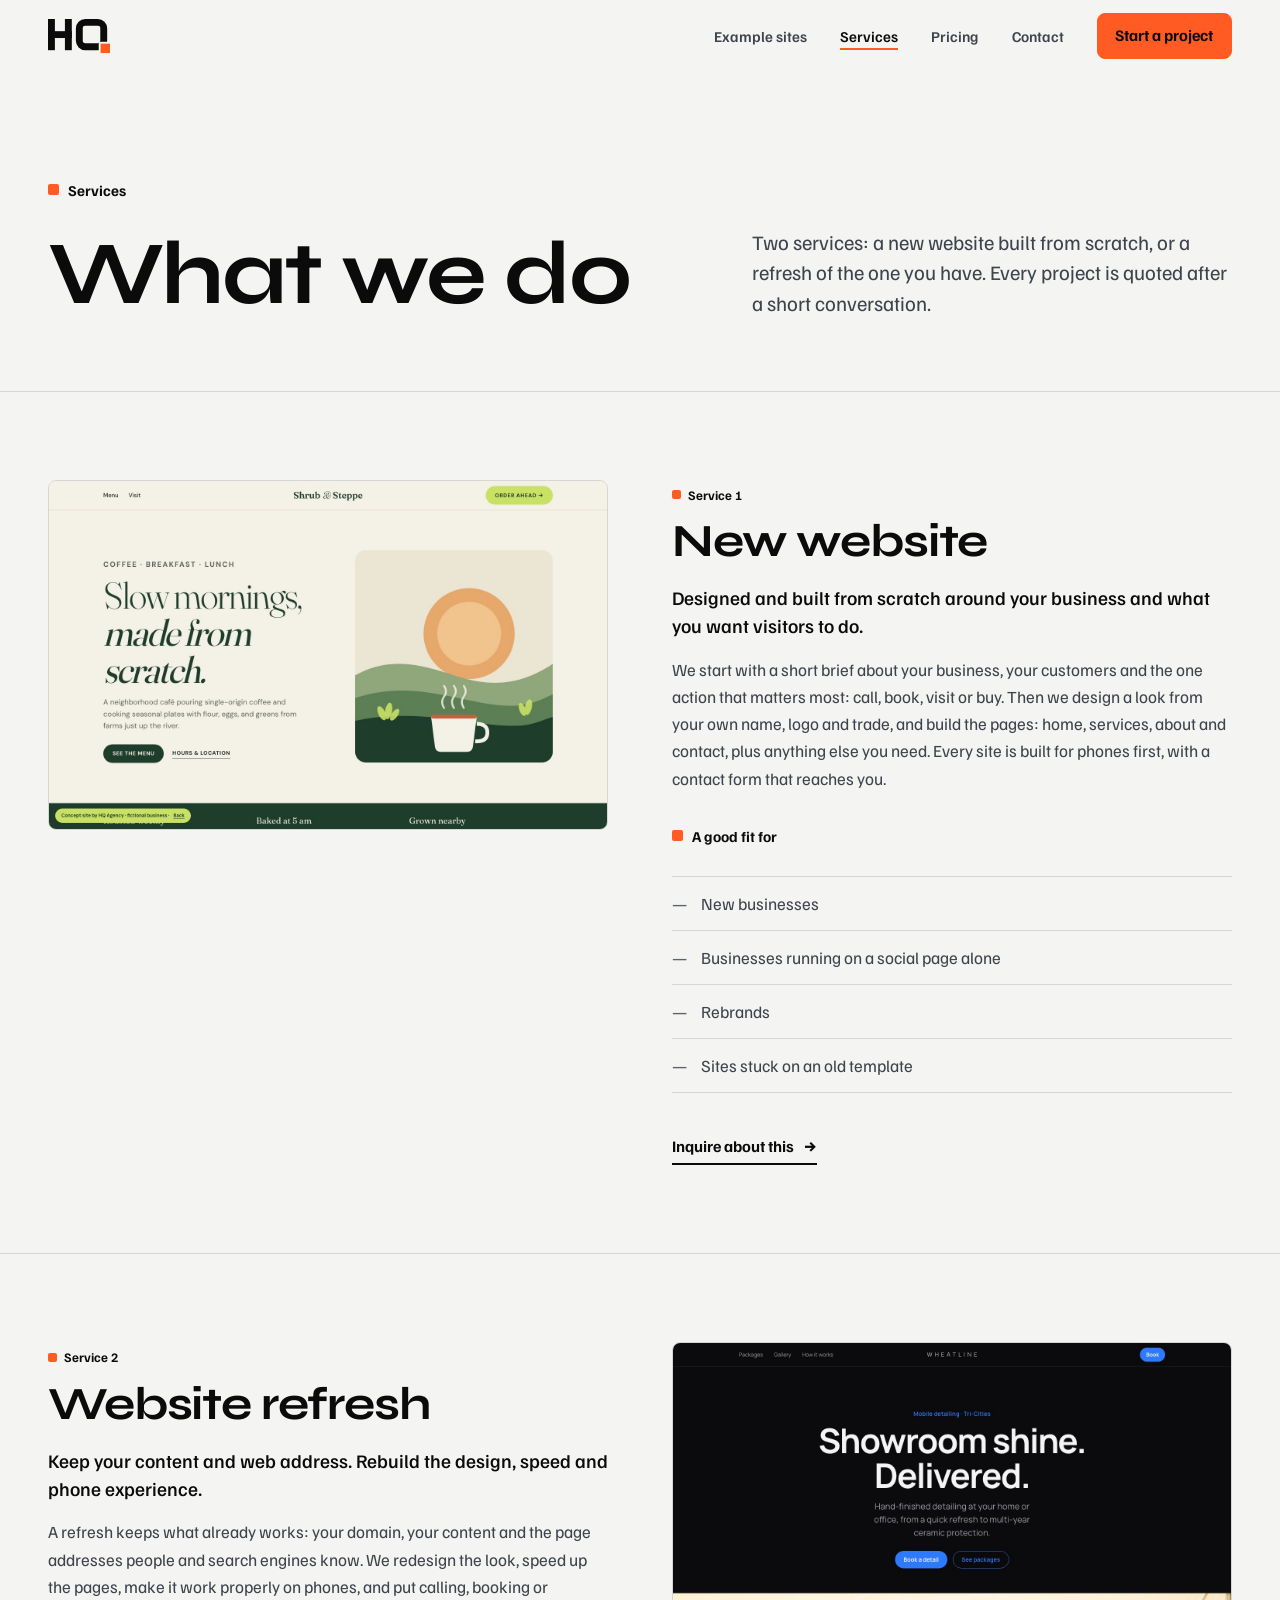
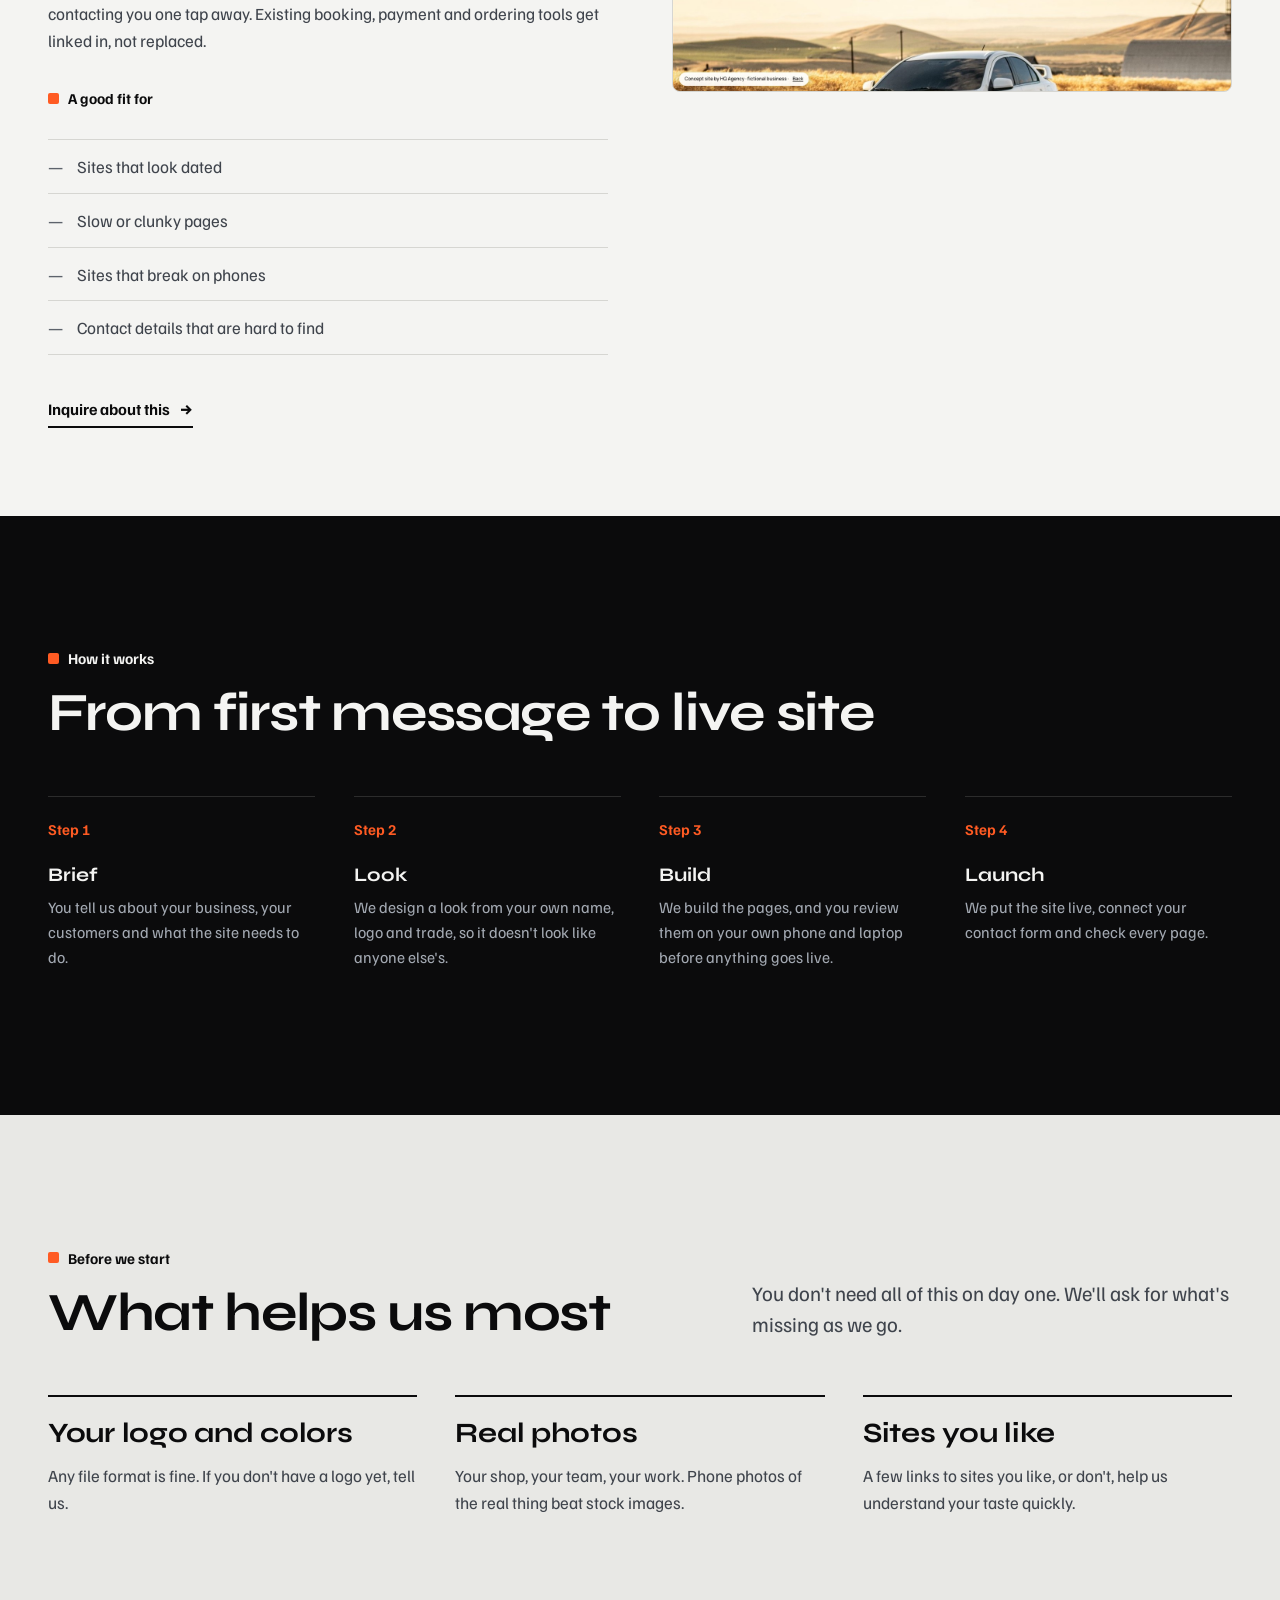
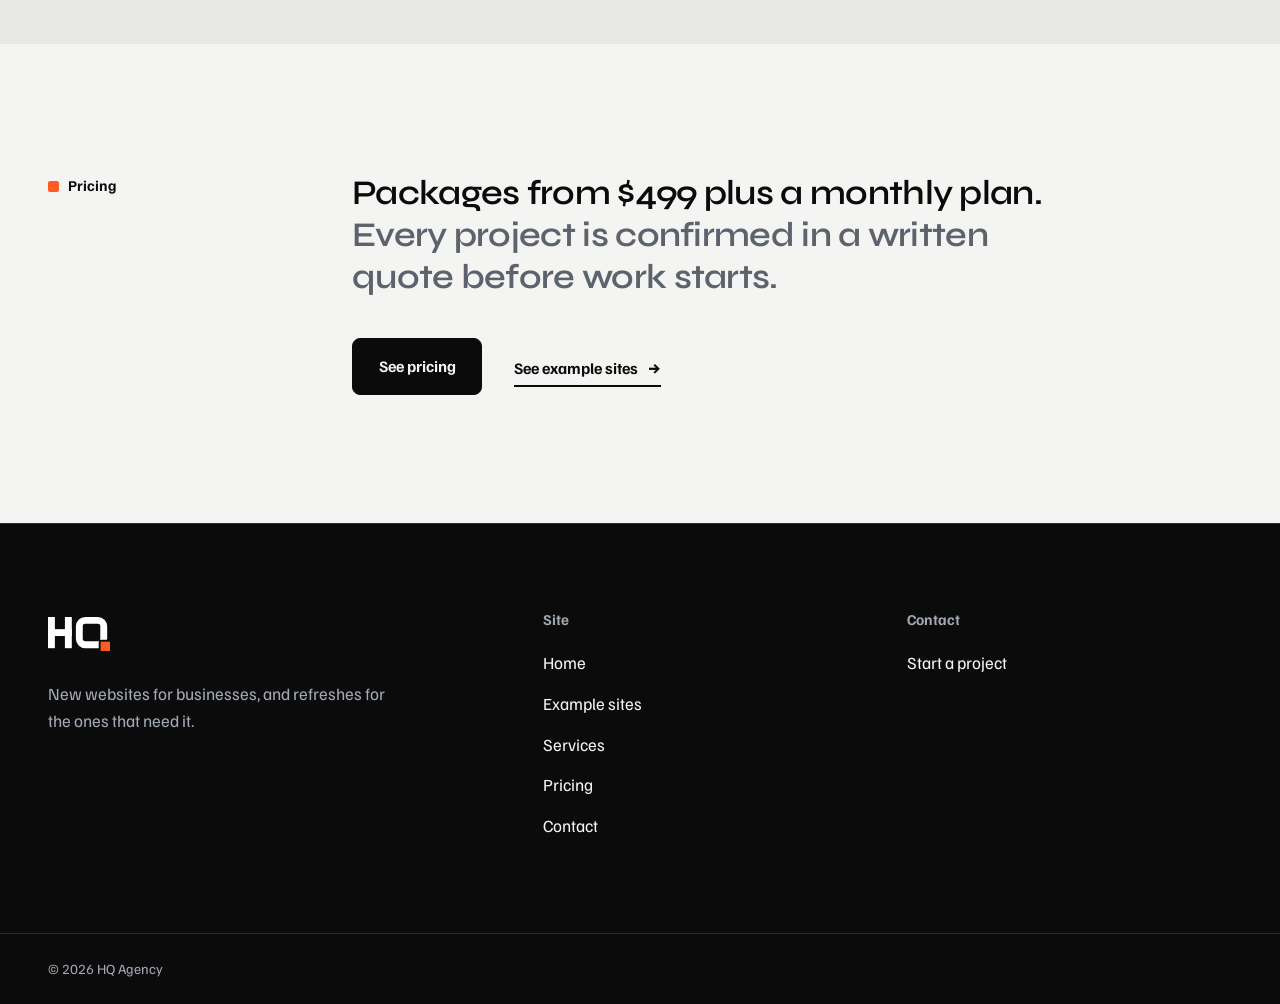
<file: services.html>
<!doctype html>
<html lang="en">
<head>
  <meta charset="utf-8" />
  <meta name="viewport" content="width=device-width, initial-scale=1" />
  <title>HQ Agency | Services: new websites and website refreshes</title>
  <meta name="description" content="What&#x27;s included in a new website or a website refresh from HQ Agency, and how a project works from first message to launch." />
  <meta name="theme-color" content="#f4f4f2" />
  <link rel="icon" href="favicon.svg?v=20261128" type="image/svg+xml" />
  <link rel="icon" href="assets/brand/favicon-32.png?v=20261128" sizes="32x32" type="image/png" />
  <link rel="apple-touch-icon" href="assets/brand/apple-touch-icon.png?v=20261128" />
  <meta property="og:site_name" content="HQ Agency" />
  <meta property="og:type" content="website" />
  <meta property="og:title" content="HQ Agency | Services: new websites and website refreshes" />
  <meta property="og:description" content="What&#x27;s included in a new website or a website refresh from HQ Agency, and how a project works from first message to launch." />
  <meta property="og:url" content="https://adminus-hqagency.github.io/hqagency-site/services.html" />
  <meta property="og:image" content="https://adminus-hqagency.github.io/hqagency-site/assets/brand/og-image.jpg" />
  <meta property="og:image:width" content="1200" />
  <meta property="og:image:height" content="630" />
  <meta property="og:image:alt" content="HQ Agency: New websites. And old ones, made new." />
  <meta name="twitter:card" content="summary_large_image" />
  <link rel="preconnect" href="https://fonts.googleapis.com" />
  <link rel="preconnect" href="https://fonts.gstatic.com" crossorigin />
  <link rel="stylesheet" href="https://fonts.googleapis.com/css2?family=Familjen+Grotesk:wght@400;500;600;700&family=Syne:wght@600;700;800&display=swap" />
  <link rel="stylesheet" href="css/styles.css?v=20261128" />
  <script>document.documentElement.classList.add("js");</script>
  <script src="js/config.js?v=20261128" defer></script>
  <script src="js/components.js?v=20261128" defer></script>
  <script src="js/main.js?v=20261128" defer></script>
  <script src="https://hq-help-bot.hq-help-bot.workers.dev/widget.js" defer></script>
</head>
<body>
  <site-header current="services"></site-header>

  <main id="main">
    <header class="container page-intro">
      <p class="eyebrow">Services</p>
      <div class="page-intro__row">
        <h1 class="display">What we do</h1>
        <p class="lede">Two services: a new website built from scratch, or a refresh of the one you have. Every project is quoted after a short conversation.</p>
      </div>
    </header>

    <!-- SERVICE BLOCKS (pattern 7): from js/config.js services -->
    <div data-service-blocks></div>

    <!-- PROCESS STEPS (pattern 8) -->
    <section class="section dark" aria-labelledby="process-title">
      <div class="container">
        <div class="section-head">
          <div>
            <p class="eyebrow">How it works</p>
            <h2 class="display h2" id="process-title">From first message to live site</h2>
          </div>
        </div>
        <ol class="steps">
          <li><h3>Brief</h3><p>You tell us about your business, your customers and what the site needs to do.</p></li>
          <li><h3>Look</h3><p>We design a look from your own name, logo and trade, so it doesn't look like anyone else's.</p></li>
          <li><h3>Build</h3><p>We build the pages, and you review them on your own phone and laptop before anything goes live.</p></li>
          <li><h3>Launch</h3><p>We put the site live, connect your contact form and check every page.</p></li>
        </ol>
      </div>
    </section>

    <!-- WHAT TO SEND (pillars, pattern 9) -->
    <section class="section tone-2" aria-labelledby="send-title">
      <div class="container">
        <div class="section-head">
          <div>
            <p class="eyebrow">Before we start</p>
            <h2 class="display h2" id="send-title">What helps us most</h2>
          </div>
          <p class="lede">You don't need all of this on day one. We'll ask for what's missing as we go.</p>
        </div>
        <div class="pillars">
          <div class="pillar"><h3 class="h3">Your logo and colors</h3><p>Any file format is fine. If you don't have a logo yet, tell us.</p></div>
          <div class="pillar"><h3 class="h3">Real photos</h3><p>Your shop, your team, your work. Phone photos of the real thing beat stock images.</p></div>
          <div class="pillar"><h3 class="h3">Sites you like</h3><p>A few links to sites you like, or don't, help us understand your taste quickly.</p></div>
        </div>
      </div>
    </section>

    <!-- PRICING STATEMENT (intro pattern reused) -->
    <section class="section" aria-labelledby="quote-title">
      <div class="container grid-12">
        <div class="intro__label"><h2 class="eyebrow" id="quote-title">Pricing</h2></div>
        <div class="intro__body">
          <p class="statement">Packages from $499 plus a monthly plan. <span class="muted">Every project is confirmed in a written quote before work starts.</span></p>
          <div class="cta__row">
            <a class="btn btn--dark" href="pricing.html">See pricing</a>
            <a class="link-arrow" href="work.html">See example sites <span class="arrow" aria-hidden="true">&rarr;</span></a>
          </div>
        </div>
      </div>
    </section>
  </main>

  <site-footer></site-footer>
</body>
</html>
</file>
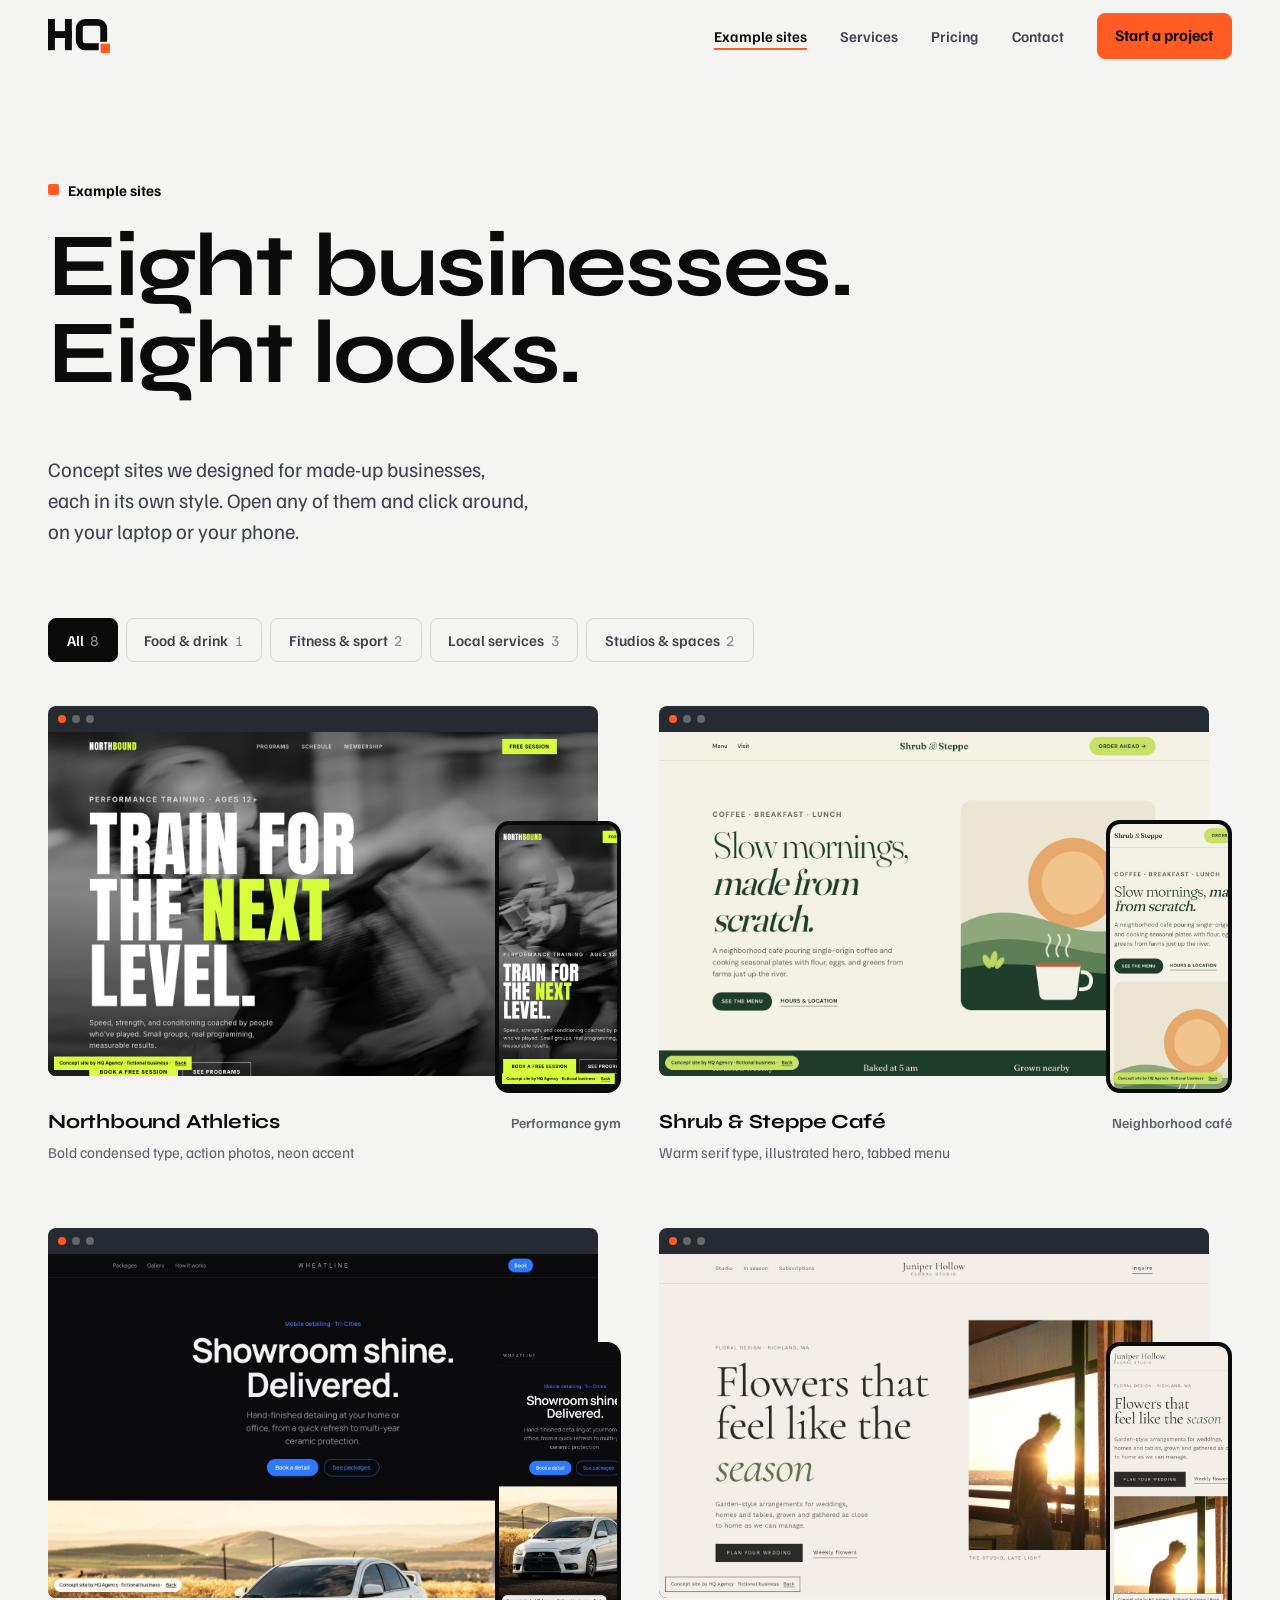
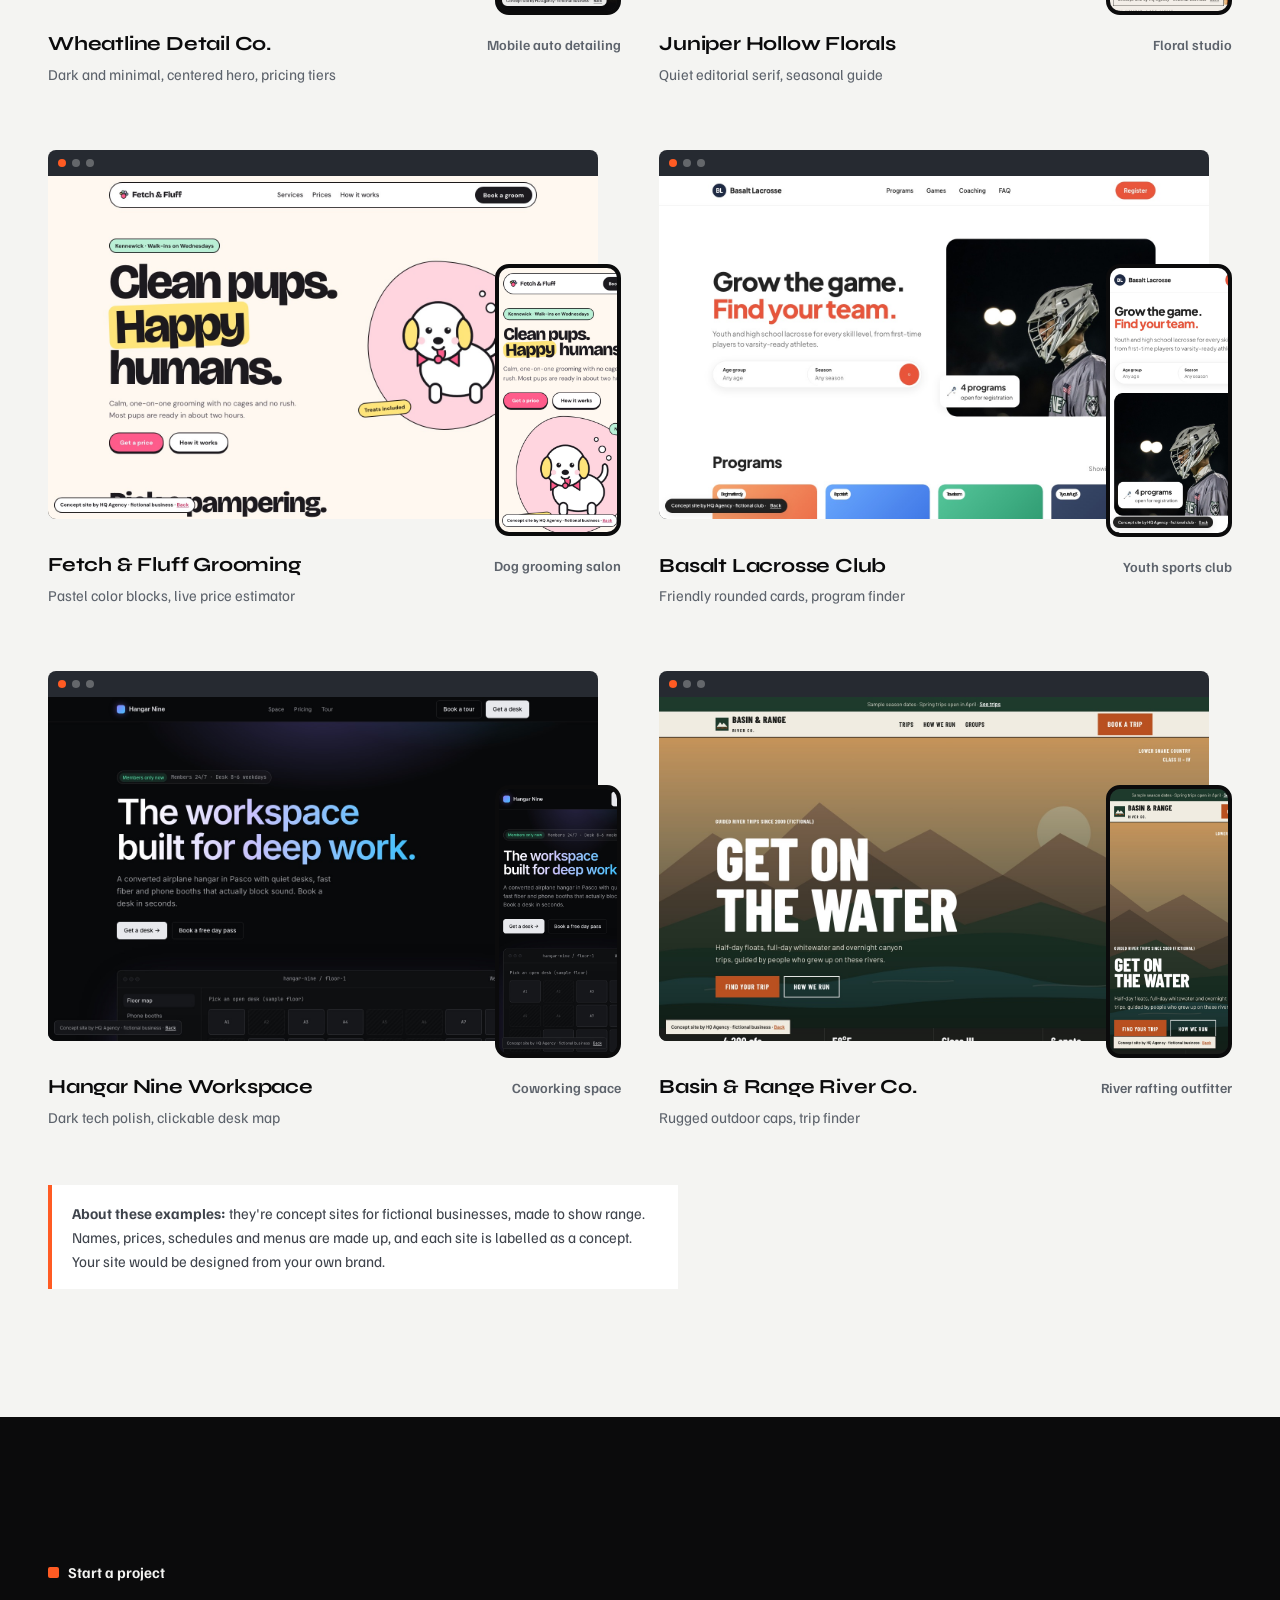
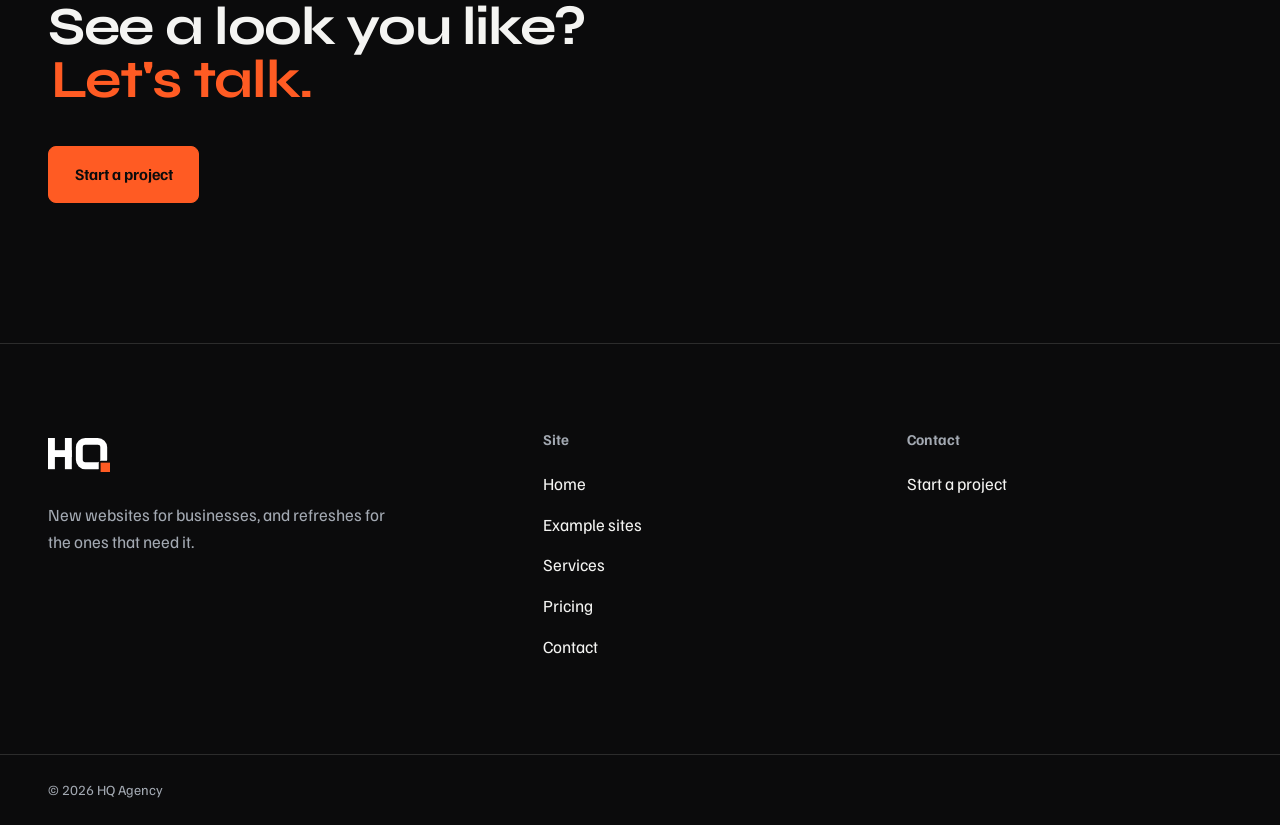
<file: work.html>
<!doctype html>
<html lang="en">
<head>
  <meta charset="utf-8" />
  <meta name="viewport" content="width=device-width, initial-scale=1" />
  <title>HQ Agency | Example websites</title>
  <meta name="description" content="Eight example websites by HQ Agency, each for a different kind of business and in a different style." />
  <meta name="theme-color" content="#f4f4f2" />
  <link rel="icon" href="favicon.svg?v=20261128" type="image/svg+xml" />
  <link rel="icon" href="assets/brand/favicon-32.png?v=20261128" sizes="32x32" type="image/png" />
  <link rel="apple-touch-icon" href="assets/brand/apple-touch-icon.png?v=20261128" />
  <meta property="og:site_name" content="HQ Agency" />
  <meta property="og:type" content="website" />
  <meta property="og:title" content="HQ Agency | Example websites" />
  <meta property="og:description" content="Eight example websites by HQ Agency, each for a different kind of business and in a different style." />
  <meta property="og:url" content="https://adminus-hqagency.github.io/hqagency-site/work.html" />
  <meta property="og:image" content="https://adminus-hqagency.github.io/hqagency-site/assets/brand/og-image.jpg" />
  <meta property="og:image:width" content="1200" />
  <meta property="og:image:height" content="630" />
  <meta property="og:image:alt" content="HQ Agency: New websites. And old ones, made new." />
  <meta name="twitter:card" content="summary_large_image" />
  <link rel="preconnect" href="https://fonts.googleapis.com" />
  <link rel="preconnect" href="https://fonts.gstatic.com" crossorigin />
  <link rel="stylesheet" href="https://fonts.googleapis.com/css2?family=Familjen+Grotesk:wght@400;500;600;700&family=Syne:wght@600;700;800&display=swap" />
  <link rel="stylesheet" href="css/styles.css?v=20261128" />
  <script>document.documentElement.classList.add("js");</script>
  <script src="js/config.js?v=20261128" defer></script>
  <script src="js/components.js?v=20261128" defer></script>
  <script src="js/main.js?v=20261128" defer></script>
  <script src="https://hq-help-bot.hq-help-bot.workers.dev/widget.js" defer></script>
</head>
<body>
  <site-header current="work"></site-header>

  <main id="main">
    <header class="container page-intro">
      <p class="eyebrow">Example sites</p>
      <div class="page-intro__row">
        <h1 class="display">Eight businesses.<br />Eight looks.</h1>
        <p class="lede">Concept sites we designed for made-up businesses, each in its own style. Open any of them and click around, on your laptop or your phone.</p>
      </div>
    </header>

    <!-- FILTERS + WORK GRID: from js/config.js work / workFilters -->
    <section class="container" aria-labelledby="gallery-title" style="padding-bottom:var(--section)">
      <h2 class="visually-hidden" id="gallery-title">Example sites</h2>
      <div class="filters" role="group" aria-label="Filter the examples by kind of business" data-filters></div>
      <div class="work-grid" data-work-grid></div>
      <p class="concept-note"><strong>About these examples:</strong> they're concept sites for fictional businesses, made to show range. Names, prices, schedules and menus are made up, and each site is labelled as a concept. Your site would be designed from your own brand.</p>
    </section>

    <!-- CTA BAND (pattern 13) -->
    <section class="dark cta" aria-labelledby="cta-title">
      <div class="container">
        <p class="eyebrow">Start a project</p>
        <h2 class="display h2 cta__title" id="cta-title" style="margin-top:1rem">See a look you like? <span class="hl">Let's talk.</span></h2>
        <div class="cta__row">
          <a class="btn" href="contact.html">Start a project</a>
          <div class="cta__contact">
            <a data-link="email" href="#">Email</a>
            <a data-link="phone" href="#">Call</a>
          </div>
        </div>
      </div>
    </section>
  </main>

  <site-footer></site-footer>
</body>
</html>
</file>
<file: css/styles.css>
/* =========================================================================
   BRAND SITE STARTER: STYLES  (house style from Pyn Visuals)
   RE-SKIN A BRAND BY EDITING THE :root TOKENS ONLY.
   Palette: ink + paper + neutral grays. One optional accent.
   Re-check the contrast notes whenever a color changes.
   ========================================================================= */

:root {
  /* HQ Agency tokens (see ../BRIEF.md → Direction). Contrast against the named background. */
  /* Color */
  --ink: #0b0b0c;            /* HQ Black (brand identity v2) */
  --ink-2: #1a1d22;
  --ink-3: #262a31;
  --paper: #f4f4f2;          /* Paper: neutral white (not Pyn's warm #f4f2ee) */
  --paper-2: #e8e8e5;
  --gray-700: #3f444c;       /* body text on paper  (≈ 9.6:1) */
  --gray-500: #5d636c;       /* muted text on paper (≈ 5.6:1) */
  --line: #d6d6d2;
  --on-ink: #f4f4f2;
  --on-ink-muted: #a3a9b2;   /* muted text on ink   (≈ 8:1) */
  --line-ink: rgba(var(--paper-rgb), 0.14);
  --ink-rgb: 11, 11, 12;
  --paper-rgb: 244, 244, 242;
  --surface: #ffffff;
  --accent: #ff5b23;         /* HQ orange: fills only, always with ink text (ink on orange ≈ 6.4:1) */
  --on-accent: var(--ink);
  --error: #b3261e;
  --error-on-ink: #f0a597;

  /* Type */
  --font-display: "Syne", "Helvetica Neue", Arial, sans-serif;
  --font-sans: "Familjen Grotesk", "Helvetica Neue", Arial, system-ui, sans-serif;
  --font-mono: var(--font-sans); /* HQ uses no mono face */

  /* Layout */
  --max: 1320px;
  --gutter: clamp(1rem, 4vw, 3rem);
  --header-h: 72px;
  --section: clamp(4.5rem, 10vw, 8.5rem);
  --radius: 8px;

  /* Motion */
  --ease: cubic-bezier(0.2, 0.7, 0.1, 1);
}

/* ---------- Reset / base ---------- */
*, *::before, *::after { box-sizing: border-box; }
html { -webkit-text-size-adjust: 100%; scroll-padding-top: calc(var(--header-h) + 1rem); }
@media (prefers-reduced-motion: no-preference) { html { scroll-behavior: smooth; } }
body {
  margin: 0;
  background: var(--paper);
  color: var(--ink);
  font-family: var(--font-sans);
  font-size: 1.0625rem;
  line-height: 1.6;
  -webkit-font-smoothing: antialiased;
  text-rendering: optimizeLegibility;
}
img, video, iframe { display: block; max-width: 100%; }
img { height: auto; }
a { color: inherit; }
button, input, select, textarea { font: inherit; color: inherit; }
h1, h2, h3, h4 { margin: 0; font-weight: 700; line-height: 1.05; }
p { margin: 0; }
ul { margin: 0; padding: 0; }
:focus-visible { outline: 2px solid currentColor; outline-offset: 3px; }
.dark :focus-visible, .site-footer :focus-visible { outline-color: var(--on-ink); }

[hidden] { display: none !important; }
.visually-hidden {
  position: absolute !important; width: 1px; height: 1px; padding: 0; margin: -1px;
  overflow: hidden; clip: rect(0 0 0 0); white-space: nowrap; border: 0;
}
.skip-link {
  position: absolute; left: 1rem; top: -100px; z-index: 100;
  background: var(--ink); color: var(--paper); padding: 0.75rem 1rem; text-decoration: none;
}
.skip-link:focus { top: 1rem; }

/* ---------- Layout helpers ---------- */
.container { width: 100%; max-width: var(--max); margin-inline: auto; padding-inline: var(--gutter); }
.section { padding-block: var(--section); }
.dark { background: var(--ink); color: var(--on-ink); }
.tone-2 { background: var(--paper-2); }

.grid-12 { display: grid; grid-template-columns: repeat(12, minmax(0, 1fr)); gap: clamp(1rem, 2.5vw, 2rem); }

/* ---------- Type ---------- */
.eyebrow {
  display: inline-flex; align-items: center; gap: 0.6rem;
  font-family: var(--font-mono); font-size: 0.75rem; font-weight: 500;
  letter-spacing: 0.14em; text-transform: uppercase; color: var(--gray-500);
}
.dark .eyebrow { color: var(--on-ink-muted); }
.eyebrow::before { content: ""; width: 1.5rem; height: 1px; background: currentColor; }

.display {
  font-weight: 800; font-stretch: 118%; text-transform: uppercase;
  letter-spacing: -0.015em; line-height: 0.9;
}
.h1 { font-size: clamp(2.6rem, 7.2vw, 6.75rem); }
.h2 { font-size: clamp(2rem, 4.6vw, 4rem); }
.h3 { font-size: clamp(1.35rem, 2.2vw, 1.75rem); font-weight: 700; font-stretch: 108%; letter-spacing: -0.01em; line-height: 1.15; }
.lede { font-size: clamp(1.15rem, 1.6vw, 1.35rem); line-height: 1.5; color: var(--gray-700); max-width: 40ch; }
.dark .lede { color: var(--on-ink-muted); }
.statement {
  font-size: clamp(1.45rem, 2.7vw, 2.35rem); font-weight: 500; line-height: 1.28;
  letter-spacing: -0.012em; max-width: 30ch;
}
.statement .muted { color: var(--gray-500); }
.muted { color: var(--gray-500); }
.dark .muted { color: var(--on-ink-muted); }
.mono { font-family: var(--font-mono); font-size: 0.8125rem; letter-spacing: 0.04em; }
.prose p + p { margin-top: 1.1em; }
.prose { color: var(--gray-700); max-width: 62ch; }

/* ---------- Buttons & links ---------- */
.btn {
  --btn-bg: var(--accent); --btn-fg: var(--on-accent);
  display: inline-flex; align-items: center; justify-content: center; gap: 0.6rem;
  min-height: 52px; padding: 0.9rem 1.6rem;
  background: var(--btn-bg); color: var(--btn-fg); border: 1px solid var(--btn-bg);
  border-radius: var(--radius); cursor: pointer; text-decoration: none;
  font-weight: 600; font-size: 0.9375rem; letter-spacing: 0.06em; text-transform: uppercase;
  transition: background-color 0.25s var(--ease), color 0.25s var(--ease), border-color 0.25s var(--ease);
}
.btn:hover { --btn-bg: color-mix(in srgb, var(--accent) 82%, var(--paper)); }
.btn--light { --btn-bg: var(--paper); --btn-fg: var(--ink); }
.btn--light:hover { --btn-bg: #ffffff; }
.btn--ghost { background: transparent; color: var(--ink); border-color: var(--line); }
.btn--ghost:hover { border-color: var(--ink); background: transparent; }
.dark .btn--ghost { color: var(--on-ink); border-color: var(--line-ink); }
.dark .btn--ghost:hover { border-color: var(--on-ink); }
.btn--sm { min-height: 42px; padding: 0.55rem 1.1rem; font-size: 0.8125rem; }
.btn[disabled] { opacity: 0.6; cursor: progress; }

.link-arrow {
  display: inline-flex; align-items: center; gap: 0.55rem;
  font-weight: 600; font-size: 0.9375rem; letter-spacing: 0.06em; text-transform: uppercase;
  text-decoration: none; padding-block: 0.6rem;
  background: linear-gradient(currentColor, currentColor) left bottom / 100% 1px no-repeat;
  padding-bottom: 0.35rem;
}
.link-arrow .arrow { transition: transform 0.3s var(--ease); }
.link-arrow:hover .arrow { transform: translateX(4px); }

/* ---------- Header ---------- */
/* The custom element is the sticky box (reserves height before JS renders) */
site-header { display: block; position: sticky; top: 0; z-index: 50; min-height: var(--header-h); }
site-footer { display: block; }
.site-header {
  background: color-mix(in srgb, var(--paper) 92%, transparent);
  -webkit-backdrop-filter: saturate(140%) blur(12px); backdrop-filter: saturate(140%) blur(12px);
  border-bottom: 1px solid transparent;
  transition: border-color 0.3s;
}
.site-header.is-scrolled { border-bottom-color: var(--line); }
.site-header__bar { display: flex; align-items: center; justify-content: space-between; height: var(--header-h); gap: 1.5rem; }
.brand { display: inline-flex; align-items: center; text-decoration: none; color: var(--ink); }
.brand__word {
  font-weight: 800; font-stretch: 125%; font-size: 1.05rem; letter-spacing: 0.06em; text-transform: uppercase;
  white-space: nowrap;
}
.brand__word span { font-weight: 400; }
.brand { gap: 0.75rem; }
.brand img { width: auto; }
.brand__divider { width: 1px; height: 22px; background: var(--line); }

.nav { display: flex; align-items: center; gap: clamp(1.25rem, 2.6vw, 2.25rem); }
.nav__list { display: flex; gap: clamp(1.25rem, 2.6vw, 2.25rem); list-style: none; }
.nav__link {
  position: relative; text-decoration: none; font-size: 0.875rem; font-weight: 500;
  letter-spacing: 0.08em; text-transform: uppercase; padding-block: 0.5rem; color: var(--gray-700);
}
.nav__link:hover, .nav__link[aria-current="page"] { color: var(--ink); }
.nav__link::after {
  content: ""; position: absolute; left: 0; right: 0; bottom: 0.2rem; height: 1px; background: currentColor;
  transform: scaleX(0); transform-origin: left; transition: transform 0.35s var(--ease);
}
.nav__link:hover::after, .nav__link[aria-current="page"]::after { transform: scaleX(1); }

.menu-toggle {
  display: none; align-items: center; gap: 0.6rem; background: none; border: 0; padding: 0.6rem 0;
  font-size: 0.8125rem; font-weight: 600; letter-spacing: 0.1em; text-transform: uppercase; cursor: pointer;
}
.menu-toggle__icon { position: relative; width: 22px; height: 10px; }
.menu-toggle__icon::before, .menu-toggle__icon::after {
  content: ""; position: absolute; left: 0; width: 100%; height: 1.5px; background: currentColor;
  transition: transform 0.3s var(--ease), top 0.3s var(--ease);
}
.menu-toggle__icon::before { top: 0; }
.menu-toggle__icon::after { top: 8px; }
.menu-toggle[aria-expanded="true"] .menu-toggle__icon::before { top: 4px; transform: rotate(45deg); }
.menu-toggle[aria-expanded="true"] .menu-toggle__icon::after { top: 4px; transform: rotate(-45deg); }

.mobile-menu {
  position: fixed; inset: var(--header-h) 0 0 0; z-index: 49; background: var(--paper);
  padding: 2rem var(--gutter) 2.5rem; display: flex; flex-direction: column; justify-content: space-between;
  overflow-y: auto;
}
.mobile-menu[hidden] { display: none; }
.mobile-menu__list { list-style: none; border-top: 1px solid var(--line); }
.mobile-menu__list li { border-bottom: 1px solid var(--line); }
.mobile-menu__list a {
  display: flex; justify-content: space-between; align-items: center; padding: 1.1rem 0; text-decoration: none;
  font-weight: 800; font-stretch: 115%; text-transform: uppercase; font-size: clamp(1.75rem, 8vw, 2.5rem); letter-spacing: -0.01em;
}
.mobile-menu__list a[aria-current="page"]::after { content: ""; width: 10px; height: 10px; background: var(--ink); border-radius: 50%; }
.mobile-menu__foot { display: grid; gap: 1rem; margin-top: 2rem; }
.mobile-menu__contact { display: flex; flex-wrap: wrap; gap: 0.5rem 1.5rem; }

@media (max-width: 860px) {
  .nav { display: none; }
  .menu-toggle { display: inline-flex; }
}
body.menu-open { overflow: hidden; }
@media (max-width: 420px) {
  .menu-toggle__label { position: absolute; width: 1px; height: 1px; overflow: hidden; clip: rect(0 0 0 0); white-space: nowrap; }
  .menu-toggle { padding: 0.9rem 0 0.9rem 0.9rem; }
  .brand__word { font-size: 0.95rem; }
}

/* ---------- Hero ---------- */
.hero {
  position: relative; isolation: isolate; overflow: hidden;
  min-height: clamp(560px, calc(100svh - var(--header-h)), 980px);
  display: flex; align-items: flex-end;
  background: var(--ink); color: var(--on-ink);
}
.hero__media, .hero__media img, .hero__media video {
  position: absolute; inset: 0; width: 100%; height: 100%; object-fit: cover; z-index: -2;
}
.hero__media::after {
  content: ""; position: absolute; inset: 0; z-index: 1;
  background:
    linear-gradient(to top, rgba(var(--ink-rgb),0.92) 0%, rgba(var(--ink-rgb),0.55) 45%, rgba(var(--ink-rgb),0.35) 100%),
    linear-gradient(to right, rgba(var(--ink-rgb),0.55), rgba(var(--ink-rgb),0) 65%);
}
.hero__grain {
  position: absolute; inset: 0; z-index: -1; pointer-events: none; opacity: 0.07; mix-blend-mode: overlay;
  background-image: url("data:image/svg+xml,%3Csvg xmlns='http://www.w3.org/2000/svg' width='160' height='160'%3E%3Cfilter id='n'%3E%3CfeTurbulence type='fractalNoise' baseFrequency='0.9' numOctaves='2' stitchTiles='stitch'/%3E%3C/filter%3E%3Crect width='100%25' height='100%25' filter='url(%23n)'/%3E%3C/svg%3E");
}
.hero__content { position: relative; padding-block: clamp(3rem, 8vw, 6rem); width: 100%; }
.hero__title { max-width: 13ch; margin-top: 1.25rem; }
.hero__text { margin-top: 1.5rem; max-width: 46ch; color: rgba(var(--paper-rgb), 0.82); font-size: clamp(1.05rem, 1.4vw, 1.2rem); }
.hero__actions { display: flex; flex-wrap: wrap; align-items: center; gap: 1rem 2rem; margin-top: 2.25rem; }
.hero__meta {
  position: absolute; right: var(--gutter); top: clamp(1.25rem, 3vw, 2rem);
  display: flex; gap: 1.5rem; color: rgba(var(--paper-rgb), 0.7); text-align: right;
}
.hero__tag {
  position: absolute; left: var(--gutter); top: clamp(1.25rem, 3vw, 2rem);
}
@media (max-width: 600px) { .hero__meta { display: none; } }
/* Wide screens: slide the photo right (feathering its left edge into black) so
   the subject sits beside the headline instead of under it.
   Remove this block if a new hero photo has its subject on the left. */
@media (min-width: 900px) {
  .hero__media img {
    left: 26%;
    -webkit-mask-image: linear-gradient(to right, transparent 0, #000 16%);
    mask-image: linear-gradient(to right, transparent 0, #000 16%);
  }
}

@media (prefers-reduced-motion: no-preference) {
  .hero__media img { animation: hero-settle 14s var(--ease) both; }
  @keyframes hero-settle { from { transform: scale(1.07); } to { transform: scale(1); } }
}

/* ---------- Tags / badges ---------- */
.tag {
  display: inline-flex; align-items: center; gap: 0.4rem;
  font-family: var(--font-mono); font-size: 0.6875rem; font-weight: 500; letter-spacing: 0.12em; text-transform: uppercase;
  padding: 0.3rem 0.55rem; border: 1px solid rgba(var(--paper-rgb), 0.4); color: var(--on-ink);
  background: rgba(var(--ink-rgb), 0.55); border-radius: var(--radius);
  -webkit-backdrop-filter: blur(6px); backdrop-filter: blur(6px);
}

/* ---------- Page intro (inner pages) ---------- */
.page-intro { padding-top: clamp(3.5rem, 8vw, 7rem); padding-bottom: clamp(2.5rem, 6vw, 4.5rem); }
.page-intro .display { margin-top: 1.25rem; font-size: clamp(2.6rem, 7vw, 6rem); }
.page-intro .lede { margin-top: 1.5rem; }
.page-intro__row { display: flex; flex-wrap: wrap; align-items: flex-end; justify-content: space-between; gap: 2rem; }

/* ---------- Home intro ---------- */
.intro__label { grid-column: 1 / span 3; }
.intro__body { grid-column: 4 / span 9; }
.facts {
  display: grid; grid-template-columns: repeat(4, minmax(0, 1fr)); gap: 1.5rem;
  margin: clamp(2.5rem, 5vw, 4rem) 0 0; padding-top: 1.75rem; border-top: 1px solid var(--line);
}
.facts dt { font-family: var(--font-mono); font-size: 0.75rem; letter-spacing: 0.12em; text-transform: uppercase; color: var(--gray-500); }
.facts dd { margin: 0.4rem 0 0; font-weight: 600; font-size: 1.0625rem; }
@media (max-width: 900px) {
  .intro__label, .intro__body { grid-column: 1 / -1; }
  .facts { grid-template-columns: repeat(2, minmax(0, 1fr)); }
}

/* ---------- Section heading row ---------- */
.section-head { display: flex; flex-wrap: wrap; align-items: flex-end; justify-content: space-between; gap: 1.5rem 3rem; margin-bottom: clamp(2rem, 5vw, 3.5rem); }
.section-head .display { margin-top: 1rem; }

/* ---------- Work cards ---------- */
.work-card {
  display: block; width: 100%; padding: 0; margin: 0; border: 0; background: none; text-align: left; cursor: pointer;
  color: inherit;
}
.work-card__frame { position: relative; overflow: hidden; background: var(--ink-2); }
.work-card__frame img { width: 100%; height: 100%; object-fit: cover; transition: transform 0.9s var(--ease), opacity 0.5s; }
.work-card:hover .work-card__frame img, .work-card:focus-visible .work-card__frame img { transform: scale(1.035); }
.work-card__frame::after {
  content: ""; position: absolute; inset: 0; background: linear-gradient(to top, rgba(var(--ink-rgb),0.35), transparent 40%);
  opacity: 0; transition: opacity 0.4s;
}
.work-card:hover .work-card__frame::after { opacity: 1; }
.work-card__badges { position: absolute; left: 0.85rem; top: 0.85rem; display: flex; gap: 0.4rem; z-index: 1; }
.work-card__play {
  position: absolute; left: 50%; top: 50%; z-index: 1; width: 64px; height: 64px; margin: -32px 0 0 -32px;
  border-radius: 50%; display: grid; place-items: center;
  background: color-mix(in srgb, var(--paper) 92%, transparent); color: var(--ink);
  transition: transform 0.4s var(--ease), background-color 0.3s;
}
.work-card__play svg { width: 20px; height: 20px; margin-left: 3px; }
.work-card:hover .work-card__play { transform: scale(1.08); background: #fff; }
.work-card__caption { display: flex; justify-content: space-between; gap: 1rem; padding-top: 0.9rem; }
.work-card__title { font-weight: 600; font-size: 1rem; line-height: 1.3; }
.work-card__meta { font-family: var(--font-mono); font-size: 0.75rem; letter-spacing: 0.08em; text-transform: uppercase; color: var(--gray-500); white-space: nowrap; padding-top: 0.15rem; }
.dark .work-card__meta { color: var(--on-ink-muted); }

.ratio-landscape { aspect-ratio: 3 / 2; }
.ratio-portrait { aspect-ratio: 4 / 5; }
.ratio-wide { aspect-ratio: 16 / 9; }
.ratio-vertical { aspect-ratio: 9 / 16; }
.ratio-tall { aspect-ratio: 2 / 3; }
.ratio-square { aspect-ratio: 1 / 1; }

/* Home "Selected work": 1 large + 2 stacked, uniform crops */
.featured-grid { display: grid; grid-template-columns: 1.6fr 1fr; gap: clamp(1rem, 2.5vw, 2rem); }
.featured-grid > :first-child { grid-row: span 2; }
.featured-grid > :first-child .work-card__frame { aspect-ratio: auto; height: calc(100% - 3rem); min-height: 320px; }
.featured-grid .work-card__frame { aspect-ratio: 16 / 10; }
.featured-grid > :first-child { display: flex; flex-direction: column; }
@media (max-width: 760px) {
  .featured-grid { grid-template-columns: 1fr; }
  .featured-grid > :first-child { grid-row: auto; }
  .featured-grid > :first-child .work-card__frame { aspect-ratio: 16 / 10; height: auto; min-height: 0; }
}

/* Portfolio gallery: masonry columns, natural aspect ratios */
.filters { display: flex; flex-wrap: wrap; gap: 0.5rem; margin-bottom: clamp(1.75rem, 4vw, 2.75rem); }
.filter {
  min-height: 44px; padding: 0.55rem 1.1rem; border: 1px solid var(--line); background: transparent; cursor: pointer;
  border-radius: 999px; font-size: 0.8125rem; font-weight: 600; letter-spacing: 0.08em; text-transform: uppercase; color: var(--gray-700);
  transition: border-color 0.2s, background-color 0.2s, color 0.2s;
}
.filter:hover { border-color: var(--ink); color: var(--ink); }
.filter[aria-pressed="true"] { background: var(--ink); border-color: var(--ink); color: var(--paper); }
.filter__count { font-family: var(--font-mono); font-weight: 400; opacity: 0.6; margin-left: 0.35rem; }

/* Masonry: js/gallery.js places items left-to-right into the shortest column */
.gallery { display: flex; align-items: flex-start; gap: clamp(1rem, 2.5vw, 2rem); }
.gallery__col { flex: 1 1 0; min-width: 0; }
.gallery__item { margin-bottom: clamp(1.5rem, 3vw, 2.5rem); }
.gallery__item[hidden] { display: none; }
.gallery__empty { padding: 3rem 0; color: var(--gray-500); }
.gallery-note {
  margin-top: 1rem; padding: 1rem 1.25rem; border: 1px dashed var(--line); color: var(--gray-500); font-size: 0.9375rem;
}

/* ---------- Services list (home) ---------- */
.service-rows { list-style: none; border-top: 1px solid var(--line); }
.service-row { border-bottom: 1px solid var(--line); }
.service-row a {
  display: grid; grid-template-columns: 4rem minmax(0, 1.2fr) minmax(0, 1.5fr) 2rem; gap: 1.5rem; align-items: baseline;
  padding: clamp(1.4rem, 3vw, 2.1rem) 0; text-decoration: none; transition: padding 0.4s var(--ease);
}
.service-row a:hover { padding-inline: 0.75rem; }
.service-row__num { font-family: var(--font-mono); font-size: 0.8125rem; color: var(--gray-500); }
.service-row__text { color: var(--gray-700); }
.service-row__arrow { justify-self: end; transition: transform 0.3s var(--ease); }
.service-row a:hover .service-row__arrow { transform: translateX(4px); }
@media (max-width: 760px) {
  .service-row a { grid-template-columns: 2.5rem minmax(0, 1fr) 1.25rem; }
  .service-row__text { grid-column: 2 / 3; grid-row: 2; }
  .service-row__arrow { grid-column: 3; grid-row: 1; }
}

/* ---------- Services page ---------- */
.service-block { padding-block: clamp(3rem, 7vw, 5.5rem); border-top: 1px solid var(--line); }
.service-block__grid { display: grid; grid-template-columns: minmax(0, 1fr) minmax(0, 1fr); gap: clamp(2rem, 5vw, 5rem); align-items: start; }
.service-block:nth-child(even) .service-block__media { order: 2; }
.service-block__media { overflow: hidden; background: var(--ink-2); }
.service-block__media img { width: 100%; aspect-ratio: 4 / 3; object-fit: cover; }
.service-block__num { font-family: var(--font-mono); font-size: 0.8125rem; color: var(--gray-500); letter-spacing: 0.1em; }
.service-block h2 { margin-top: 0.75rem; }
.service-block__summary { margin-top: 1.25rem; font-size: 1.2rem; line-height: 1.45; font-weight: 500; }
.service-block__desc { margin-top: 1rem; color: var(--gray-700); }
.fit-list { list-style: none; margin-top: 1.75rem; border-top: 1px solid var(--line); }
.fit-list li { display: flex; gap: 0.85rem; padding: 0.8rem 0; border-bottom: 1px solid var(--line); color: var(--gray-700); }
.fit-list li::before { content: "—"; color: var(--gray-500); }
.fit-label { margin-top: 2rem; }
.service-block__cta { margin-top: 2rem; }
@media (max-width: 860px) {
  .service-block__grid { grid-template-columns: 1fr; }
  .service-block:nth-child(even) .service-block__media { order: 0; }
}

.steps { list-style: none; display: grid; grid-template-columns: repeat(4, minmax(0, 1fr)); gap: clamp(1.25rem, 3vw, 2.5rem); counter-reset: step; }
.steps li { border-top: 1px solid var(--line-ink); padding-top: 1.25rem; counter-increment: step; }
.steps li::before { content: "0" counter(step); display: block; font-family: var(--font-mono); font-size: 0.8125rem; color: var(--on-ink-muted); margin-bottom: 1.5rem; }
.steps h3 { font-size: 1.2rem; font-stretch: 108%; }
.steps p { margin-top: 0.6rem; color: var(--on-ink-muted); font-size: 0.9875rem; }
@media (max-width: 900px) { .steps { grid-template-columns: repeat(2, minmax(0, 1fr)); } }
@media (max-width: 520px) { .steps { grid-template-columns: 1fr; } }

/* ---------- About ---------- */
.about-grid { display: grid; grid-template-columns: minmax(0, 5fr) minmax(0, 7fr); gap: clamp(2rem, 6vw, 6rem); align-items: start; }
.about-grid__media { position: relative; background: var(--ink-2); }
.about-grid__media img { width: 100%; aspect-ratio: 4 / 5; object-fit: cover; }
.about-grid__media .tag { position: absolute; left: 0.85rem; top: 0.85rem; }
.about-grid__body .statement { margin-bottom: 2rem; }
@media (max-width: 860px) { .about-grid { grid-template-columns: 1fr; } .about-grid__media { max-width: 520px; } }

.pillars { display: grid; grid-template-columns: repeat(3, minmax(0, 1fr)); gap: clamp(1.25rem, 3vw, 2.5rem); }
.pillar { border-top: 1px solid var(--ink); padding-top: 1.25rem; }
.pillar p { margin-top: 0.75rem; color: var(--gray-700); }
@media (max-width: 860px) { .pillars { grid-template-columns: 1fr; } }

.area { display: grid; grid-template-columns: minmax(0, 1fr) minmax(0, 1fr); gap: clamp(2rem, 5vw, 4rem); align-items: end; }
.area__places { list-style: none; display: flex; flex-wrap: wrap; gap: 0.5rem; margin-top: 1.5rem; }
.area__places li { padding: 0.45rem 0.9rem; border: 1px solid var(--line-ink); border-radius: 999px; font-size: 0.875rem; color: var(--on-ink-muted); }
@media (max-width: 860px) { .area { grid-template-columns: 1fr; } }

/* ---------- CTA band ---------- */
.cta { padding-block: clamp(5rem, 11vw, 9rem); }
.cta__title { max-width: 16ch; }
.cta__row { display: flex; flex-wrap: wrap; align-items: center; gap: 1rem 2rem; margin-top: 2.5rem; }
.cta__contact { display: flex; flex-wrap: wrap; gap: 0.25rem 1.75rem; color: var(--on-ink-muted); }
.cta__contact a { text-decoration: none; padding-block: 0.6rem; }
.cta__contact a:hover { color: var(--on-ink); }

/* ---------- Contact ---------- */
.contact-grid { display: grid; grid-template-columns: minmax(0, 7fr) minmax(0, 4fr); gap: clamp(2.5rem, 6vw, 6rem); align-items: start; }
@media (max-width: 960px) { .contact-grid { grid-template-columns: 1fr; } }

.form { display: grid; grid-template-columns: repeat(2, minmax(0, 1fr)); gap: 1.5rem 1.25rem; }
.field { display: grid; gap: 0.5rem; align-content: start; }
.field--full { grid-column: 1 / -1; }
@media (max-width: 600px) { .field { grid-column: 1 / -1; } }
.field label, .field legend { font-size: 0.8125rem; font-weight: 600; letter-spacing: 0.08em; text-transform: uppercase; padding: 0; }
.field .req { color: var(--gray-500); font-weight: 400; letter-spacing: 0.04em; text-transform: none; }
.field .hint { font-size: 0.875rem; color: var(--gray-500); }
.input {
  width: 100%; min-height: 52px; padding: 0.8rem 0.95rem; background: var(--surface); border: 1px solid #bfbab1;
  border-radius: var(--radius); font-size: 1rem; transition: border-color 0.2s, box-shadow 0.2s;
}
.input:hover { border-color: var(--gray-500); }
.input:focus { outline: none; border-color: var(--ink); box-shadow: 0 0 0 1px var(--ink); }
textarea.input { min-height: 170px; resize: vertical; line-height: 1.5; }
select.input {
  appearance: none; -webkit-appearance: none; padding-right: 2.75rem; cursor: pointer;
  background-image: url("data:image/svg+xml,%3Csvg xmlns='http://www.w3.org/2000/svg' width='12' height='8' viewBox='0 0 12 8'%3E%3Cpath d='M1 1.5l5 5 5-5' fill='none' stroke='%230d0d0e' stroke-width='1.5'/%3E%3C/svg%3E");
  background-repeat: no-repeat; background-position: right 1rem center;
}
.input[aria-invalid="true"] { border-color: var(--error); box-shadow: 0 0 0 1px var(--error); }
.field__error { font-size: 0.875rem; color: var(--error); font-weight: 500; }
.field__error:empty { display: none; }
.date-range { display: grid; grid-template-columns: 1fr 1fr; gap: 0.75rem; }
.date-range .sub { font-size: 0.75rem; color: var(--gray-500); font-family: var(--font-mono); letter-spacing: 0.08em; text-transform: uppercase; margin-bottom: 0.35rem; display: block; }
.hp-field { position: absolute; left: -9999px; width: 1px; height: 1px; overflow: hidden; }

.form__foot { grid-column: 1 / -1; display: flex; flex-wrap: wrap; align-items: center; gap: 1rem 1.5rem; margin-top: 0.5rem; }
.form__note { font-size: 0.9375rem; color: var(--gray-700); max-width: 44ch; }

.notice { grid-column: 1 / -1; padding: 1.1rem 1.25rem; border: 1px solid var(--line); background: var(--surface); font-size: 0.9375rem; }
.notice[hidden] { display: none; }
.notice strong { display: block; margin-bottom: 0.25rem; }
.notice--error { border-color: var(--error); }
.notice--setup { border-style: dashed; color: var(--gray-700); }
.notice ul { margin-top: 0.5rem; padding-left: 1.2rem; }
.notice a { font-weight: 600; }

.form-result { padding: clamp(1.5rem, 4vw, 2.5rem); border: 1px solid var(--line); background: var(--surface); }
.form-result[hidden] { display: none; }
.form-result h2 { font-size: clamp(1.6rem, 3vw, 2.25rem); }
.form-result p { margin-top: 1rem; color: var(--gray-700); max-width: 52ch; }
.form-result__actions { display: flex; flex-wrap: wrap; gap: 0.75rem; margin-top: 1.75rem; }
.form-result textarea { width: 100%; min-height: 160px; margin-top: 1.25rem; font-family: var(--font-mono); font-size: 0.8125rem; }

.contact-card { position: sticky; top: calc(var(--header-h) + 2rem); padding: clamp(1.5rem, 3vw, 2.25rem); }
.contact-card dl { margin: 1.5rem 0 0; display: grid; gap: 1.25rem; }
.contact-card dt { font-family: var(--font-mono); font-size: 0.75rem; letter-spacing: 0.12em; text-transform: uppercase; color: var(--on-ink-muted); }
.contact-card dd { margin: 0.3rem 0 0; font-size: 1.125rem; font-weight: 600; }
.contact-card dd a { text-decoration: none; background: linear-gradient(currentColor, currentColor) left bottom / 100% 1px no-repeat; padding-bottom: 2px; }
.contact-card .disclaimer { margin-top: 1.75rem; padding-top: 1.25rem; border-top: 1px solid var(--line-ink); color: var(--on-ink-muted); font-size: 0.9375rem; }
@media (max-width: 960px) { .contact-card { position: static; } }

/* ---------- Reviews panel ---------- */
.reviews-controls { display: flex; gap: 0.5rem; }
.reviews-controls[hidden] { display: none; }
.reviews-nav {
  width: 48px; height: 48px; display: inline-grid; place-items: center;
  background: transparent; border: 1px solid var(--line); border-radius: var(--radius);
  cursor: pointer; font-size: 1.1rem; transition: border-color 0.2s var(--ease), opacity 0.2s;
}
.reviews-nav:hover:not([disabled]) { border-color: var(--ink); }
.reviews-nav[disabled] { opacity: 0.35; cursor: default; }
.reviews-head__actions { display: flex; flex-wrap: wrap; align-items: center; gap: 1rem 1.75rem; }

.reviews-track {
  list-style: none; display: flex; gap: clamp(1rem, 2vw, 1.5rem);
  overflow-x: auto; overscroll-behavior-x: contain; scroll-snap-type: x mandatory;
  padding-bottom: 1.25rem; scrollbar-width: thin; scrollbar-color: var(--gray-500) transparent;
}
.reviews-track::-webkit-scrollbar { height: 6px; }
.reviews-track::-webkit-scrollbar-thumb { background: var(--line); border-radius: 3px; }
.reviews-track:hover::-webkit-scrollbar-thumb { background: var(--gray-500); }
.reviews-track:focus-visible { outline-offset: 6px; }

.review-card {
  flex: 0 0 min(400px, 84%); scroll-snap-align: start;
  display: flex; flex-direction: column; gap: 1.1rem;
  padding: clamp(1.5rem, 3vw, 2rem); background: var(--surface); border: 1px solid var(--line);
}
.review-card__top { display: flex; justify-content: space-between; align-items: center; gap: 1rem; min-height: 1.1rem; }
.review-card__date { font-family: var(--font-mono); font-size: 0.75rem; letter-spacing: 0.06em; text-transform: uppercase; color: var(--gray-500); margin-left: auto; }
.review-card__stars { font-size: 1.05rem; letter-spacing: 0.12em; color: var(--ink); line-height: 1; }
.review-card__stars-off { color: var(--line); }
.review-card__text { margin: 0; font-size: 1.075rem; line-height: 1.55; color: var(--gray-700); flex: 1; }
.review-card__text p::before { content: "\201C"; }
.review-card__text p::after { content: "\201D"; }
.review-card__foot { padding-top: 1rem; border-top: 1px solid var(--line); }
.review-card__name { font-weight: 700; }
.review-card__meta { font-family: var(--font-mono); font-size: 0.75rem; letter-spacing: 0.06em; text-transform: uppercase; color: var(--gray-500); margin-top: 0.2rem; }
.review-card--empty { flex-basis: min(520px, 100%); border-style: dashed; align-items: flex-start; }
.review-card--empty .review-card__text { color: var(--ink); font-size: 1.2rem; font-weight: 500; }
.review-card--empty .review-card__text::before, .review-card--empty .review-card__text::after { content: none; }
.reviews-track--empty { overflow: visible; padding-bottom: 0; }

/* ---------- Leave-a-review form ---------- */
.review-form-wrap { max-width: 860px; }
.rating { display: flex; flex-direction: row-reverse; justify-content: flex-end; gap: 0.25rem; border-radius: var(--radius); }
.rating input { position: absolute; opacity: 0; width: 1px; height: 1px; }
.rating label {
  font-size: 2.1rem; line-height: 1; padding: 0.2rem 0.15rem; cursor: pointer;
  color: #bfbab1; letter-spacing: 0; text-transform: none; transition: color 0.15s, transform 0.15s var(--ease);
}
.rating input:checked ~ label,
.rating label:hover, .rating label:hover ~ label { color: var(--ink); }
.rating:hover input:checked ~ label:not(:hover):not(:hover ~ label) { color: #bfbab1; }
.rating input:focus-visible + label { outline: 2px solid var(--ink); outline-offset: 2px; }
.rating[aria-invalid="true"] { box-shadow: 0 0 0 1px var(--error); }
.rating-caption { font-size: 0.875rem; color: var(--gray-500); }
.check { display: flex; gap: 0.75rem; align-items: flex-start; font-size: 0.9375rem; color: var(--gray-700); cursor: pointer; }
.check input { width: 20px; height: 20px; margin: 0.15rem 0 0; accent-color: var(--ink); flex: none; }
.char-count { font-family: var(--font-mono); font-size: 0.75rem; color: var(--gray-500); justify-self: end; }

/* ---------- Footer ---------- */
.site-footer { background: var(--ink); color: var(--on-ink); border-top: 1px solid var(--line-ink); }
.site-footer__top { display: grid; grid-template-columns: minmax(0, 1.4fr) repeat(2, minmax(0, 1fr)); gap: 2.5rem; padding-block: clamp(3.5rem, 7vw, 5.5rem); }
.site-footer .brand { color: var(--on-ink); }
.site-footer__blurb { margin-top: 1rem; color: var(--on-ink-muted); max-width: 34ch; }
.site-footer h2 { font-family: var(--font-mono); font-size: 0.75rem; font-weight: 500; letter-spacing: 0.14em; text-transform: uppercase; color: var(--on-ink-muted); margin-bottom: 1rem; }
.site-footer ul { list-style: none; display: grid; gap: 0.15rem; }
.site-footer a { text-decoration: none; display: inline-block; padding-block: 0.35rem; }
.site-footer a:hover { text-decoration: underline; text-underline-offset: 4px; }
.site-footer__bottom { display: flex; flex-wrap: wrap; justify-content: space-between; gap: 1rem; padding-block: 1.5rem; border-top: 1px solid var(--line-ink); color: var(--on-ink-muted); font-size: 0.875rem; }
@media (max-width: 760px) { .site-footer__top { grid-template-columns: 1fr 1fr; } .site-footer__top > :first-child { grid-column: 1 / -1; } }

/* ---------- Lightbox ---------- */
.lightbox {
  width: 100vw; height: 100dvh; max-width: none; max-height: none; margin: 0; padding: 0; border: 0;
  background: rgba(var(--ink-rgb), 0.97); color: var(--on-ink);
}
.lightbox::backdrop { background: rgba(var(--ink-rgb), 0.9); }
.lightbox__inner { display: grid; grid-template-rows: auto 1fr auto; height: 100%; }
.lightbox__bar { display: flex; justify-content: space-between; align-items: center; padding: 0.75rem var(--gutter); }
.lightbox__count { font-family: var(--font-mono); font-size: 0.8125rem; color: var(--on-ink-muted); letter-spacing: 0.08em; }
.lightbox__btn {
  display: inline-grid; place-items: center; width: 48px; height: 48px; border: 1px solid var(--line-ink);
  background: rgba(var(--ink-rgb),0.6); color: var(--on-ink); border-radius: 50%; cursor: pointer; transition: border-color 0.2s, background-color 0.2s;
}
.lightbox__btn:hover { border-color: var(--on-ink); }
.lightbox__btn svg { width: 18px; height: 18px; }
.lightbox__stage { position: relative; display: grid; place-items: center; min-height: 0; padding: 0 clamp(0.5rem, 6vw, 6rem); }
.lightbox__media { max-width: 100%; max-height: 100%; display: grid; place-items: center; min-height: 0; width: 100%; height: 100%; }
.lightbox__media img { max-width: 100%; max-height: calc(100dvh - 10rem); object-fit: contain; }
.lightbox__media video { max-width: 100%; max-height: calc(100dvh - 10rem); background: #000; }
.lightbox__embed { width: min(100%, calc((100dvh - 10rem) * 16 / 9)); aspect-ratio: 16 / 9; background: #000; }
.lightbox__embed iframe { width: 100%; height: 100%; border: 0; }
.lightbox__pending { position: relative; max-width: min(100%, 960px); }
.lightbox__pending img { max-height: calc(100dvh - 12rem); opacity: 0.55; }
.lightbox__pending-msg {
  position: absolute; inset: 0; display: grid; place-content: center; text-align: center; gap: 0.5rem; padding: 1.5rem;
}
.lightbox__pending-msg strong { font-size: clamp(1.1rem, 2.5vw, 1.5rem); font-stretch: 110%; text-transform: uppercase; }
.lightbox__pending-msg span { color: var(--on-ink-muted); font-size: 0.9375rem; max-width: 40ch; }
.lightbox__nav { position: absolute; top: 50%; transform: translateY(-50%); z-index: 2; }
.lightbox__nav--prev { left: clamp(0.5rem, 2vw, 1.5rem); }
.lightbox__nav--next { right: clamp(0.5rem, 2vw, 1.5rem); }
.lightbox__caption { display: flex; flex-wrap: wrap; justify-content: space-between; gap: 0.5rem 2rem; padding: 1rem var(--gutter) 1.25rem; }
.lightbox__title { font-weight: 600; }
.lightbox__meta { font-family: var(--font-mono); font-size: 0.75rem; letter-spacing: 0.08em; text-transform: uppercase; color: var(--on-ink-muted); }
@media (max-width: 600px) {
  .lightbox__stage { padding: 0; }
  .lightbox__nav { top: auto; bottom: -3.75rem; transform: none; }
  .lightbox__caption { padding-right: 8rem; }
}

/* ---------- Reveal motion (only when allowed and JS is running) ---------- */
@media (prefers-reduced-motion: no-preference) {
  .js [data-reveal] { opacity: 0; transform: translateY(18px); transition: opacity 0.9s var(--ease), transform 0.9s var(--ease); }
  .js [data-reveal].is-visible { opacity: 1; transform: none; }
}
@media (prefers-reduced-motion: reduce) {
  *, *::before, *::after { transition-duration: 0.01ms !important; animation-duration: 0.01ms !important; }
}

/* ---------- Reviews band (every page, above the footer) ---------- */
.reviews-summary { margin-top: 1.25rem; font-family: var(--font-mono); font-size: 0.8125rem; letter-spacing: 0.06em; text-transform: uppercase; color: var(--gray-700); }
.reviews-summary span { color: var(--ink); }

/* ---------- Starter additions ---------- */
.accent { color: var(--accent); }
.dark .accent { color: color-mix(in srgb, var(--accent) 55%, var(--paper)); }
.work-grid { display: grid; grid-template-columns: repeat(3, minmax(0, 1fr)); gap: clamp(1.25rem, 3vw, 2.5rem) clamp(1rem, 2.5vw, 2rem); }
.work-grid .work-card__frame { aspect-ratio: 4 / 5; }
@media (max-width: 900px) { .work-grid { grid-template-columns: repeat(2, minmax(0, 1fr)); } }
@media (max-width: 520px) { .work-grid { grid-template-columns: 1fr; } }
.placeholder-frame { display: grid; place-items: center; width: 100%; height: 100%; color: var(--on-ink-muted); font-family: var(--font-mono); font-size: .75rem; letter-spacing: .12em; text-transform: uppercase; }

/* =========================================================================
   HQ AGENCY LOOK
   The starter above supplies structure. These rules replace the parts that
   carry the Pyn look (Individuality Rules): wide uppercase display, mono
   eyebrows with a leading rule, mono meta, fade-up reveals.
   Type: Syne display, sentence case · Labels: orange square + bold sans
   Motif: browser bar + phone screenshot paired on every piece of work
   Hero: split, headline left / device pair right · Motion: static, hover only
   ========================================================================= */

/* Display type: Syne, sentence case, tight */
.display {
  font-family: var(--font-display); font-weight: 700; font-stretch: normal;
  text-transform: none; letter-spacing: -0.025em; line-height: 0.98;
}
.h1 { font-size: clamp(2.6rem, 6.4vw, 5.6rem); }
.h2 { font-size: clamp(2rem, 4.2vw, 3.6rem); }
.h3 { font-stretch: normal; font-weight: 700; letter-spacing: -0.01em; }
.statement { font-family: var(--font-display); font-weight: 600; letter-spacing: -0.02em; line-height: 1.22; }
.display .hl, .statement .hl { background: linear-gradient(transparent 62%, var(--accent) 62%, var(--accent) 92%, transparent 92%); padding-inline: 0.05em; }
.dark .display .hl { background: none; color: var(--accent); }

/* Labels: an orange square and a bold sans label (replaces mono eyebrow + rule) */
.eyebrow {
  font-family: var(--font-sans); font-size: 0.9375rem; font-weight: 700;
  letter-spacing: 0; text-transform: none; color: var(--ink); gap: 0.55rem;
}
.dark .eyebrow { color: var(--on-ink); }
.eyebrow::before { width: 0.7rem; height: 0.7rem; background: var(--accent); border-radius: 2px; }

/* Buttons and links: sentence case, no tracking */
.btn, .btn--sm, .link-arrow, .nav__link, .menu-toggle, .filter, .field label, .field legend {
  text-transform: none; letter-spacing: 0;
}
.btn { font-size: 1rem; font-weight: 700; }
.btn:hover { --btn-bg: #ff7a4b; }
.btn--light:hover { --btn-bg: #ffffff; }
.btn--dark { --btn-bg: var(--ink); --btn-fg: var(--on-ink); }
.btn--dark:hover { --btn-bg: var(--ink-3); }
.link-arrow { font-size: 1rem; font-weight: 700; background-size: 100% 2px; }
.link-arrow:hover { background-image: linear-gradient(var(--accent), var(--accent)); }
.nav__link { font-size: 0.9375rem; font-weight: 600; color: var(--gray-700); }
.nav__link::after { height: 2px; background: var(--accent); }
.mobile-menu__list a { font-family: var(--font-display); font-weight: 700; font-stretch: normal; text-transform: none; letter-spacing: -0.02em; }
.mobile-menu__list a[aria-current="page"]::after { background: var(--accent); border-radius: 2px; }
.mobile-menu__contact { display: grid; gap: 0.5rem; }

/* Wordmark: "HQ" in an ink tile with an orange corner, then "Agency" */
.brand__word { font-family: var(--font-display); font-stretch: normal; letter-spacing: -0.01em; text-transform: none; font-size: 1.2rem; display: inline-flex; align-items: center; gap: 0.5rem; }
.brand__word > span { font-weight: 600; }
.brand__tile {
  position: relative; display: grid; place-items: center; width: 38px; height: 38px;
  background: var(--ink); color: var(--on-ink); border-radius: 8px; font-size: 1rem; font-weight: 800;
}
.brand__tile::after { content: ""; position: absolute; right: 0; top: 0; width: 11px; height: 11px; background: var(--accent); border-radius: 0 8px 0 3px; }
.site-footer .brand__tile { background: var(--on-ink); color: var(--ink); }

/* Meta and small labels: plain sans, not tracked mono */
.mono, .facts dt, .work-card__meta, .service-row__num, .service-block__num, .contact-card dt, .site-footer h2, .filter__count, .steps li::before {
  font-family: var(--font-sans); letter-spacing: 0; text-transform: none;
}
.facts dt { font-size: 0.875rem; font-weight: 600; color: var(--gray-500); }
.facts dd { font-family: var(--font-display); font-size: 1.25rem; font-weight: 700; letter-spacing: -0.01em; }
.facts { border-top: 2px solid var(--ink); }
.service-row__num, .service-block__num { font-weight: 700; color: var(--ink); }
.service-row__num::before, .service-block__num::before { content: ""; display: inline-block; width: 0.55rem; height: 0.55rem; margin-right: 0.45rem; background: var(--accent); border-radius: 2px; vertical-align: 0.05em; }
.service-rows { border-top: 2px solid var(--ink); }
.service-row a:hover .h3 { text-decoration: underline; text-decoration-color: var(--accent); text-decoration-thickness: 3px; text-underline-offset: 6px; }
.steps li::before { content: "Step " counter(step); font-weight: 700; color: var(--accent); font-size: 0.9375rem; }
.steps h3 { font-family: var(--font-display); font-stretch: normal; }
.site-footer h2 { font-size: 0.9375rem; font-weight: 700; }
.pillar { border-top: 2px solid var(--ink); }
.pillar .h3 { font-family: var(--font-display); }
.filter { border-radius: var(--radius); font-size: 0.9375rem; }
.filter[aria-pressed="true"] { background: var(--ink); color: var(--on-ink); }
.filter__count { margin-left: 0.4rem; }

/* Motif: work shown as a browser window with the phone version tucked in front */
.work-card { display: block; text-decoration: none; }
.work-card__frame {
  position: relative; overflow: visible; background: transparent;
  padding: 0 clamp(1.25rem, 4%, 2.25rem) clamp(1rem, 3%, 1.5rem) 0;
}
.work-card__frame::after { content: none; }
.work-card__bar {
  display: flex; gap: 6px; align-items: center; height: 26px; padding: 0 10px;
  background: var(--ink-3); border-radius: var(--radius) var(--radius) 0 0;
}
.work-card__bar i { width: 8px; height: 8px; border-radius: 50%; background: rgba(var(--paper-rgb), 0.3); }
.work-card__bar i:first-child { background: var(--accent); }
.work-card__frame > img:not(.work-card__phone) {
  width: 100%; height: auto; aspect-ratio: 16 / 10; object-fit: cover; object-position: top;
  border-radius: 0 0 var(--radius) var(--radius); background: var(--ink-2);
  transition: transform 0.4s var(--ease);
}
.work-card__frame .work-card__phone {
  position: absolute; right: 0; bottom: 0; width: 22%; height: auto; aspect-ratio: 390 / 844; object-fit: cover; object-position: top;
  border: 4px solid var(--ink); border-radius: 14px; background: var(--ink-2);
  transition: transform 0.4s var(--ease);
}
.work-card:hover .work-card__frame img, .work-card:focus-visible .work-card__frame img { transform: none; }
.work-card:hover .work-card__frame .work-card__phone, .work-card:focus-visible .work-card__frame .work-card__phone { transform: translateY(-8px); }
.work-card__caption { padding-top: 1rem; align-items: baseline; }
.work-card__title { font-family: var(--font-display); font-size: 1.25rem; font-weight: 700; letter-spacing: -0.01em; }
.work-card:hover .work-card__title { text-decoration: underline; text-decoration-color: var(--accent); text-decoration-thickness: 3px; text-underline-offset: 5px; }
.work-card__meta { font-size: 0.875rem; font-weight: 600; text-align: right; white-space: normal; }
.work-card__style { margin-top: 0.3rem; color: var(--gray-500); font-size: 0.9375rem; }
.dark .work-card__style { color: var(--on-ink-muted); }

.featured-grid > :first-child .work-card__frame { height: auto; min-height: 0; aspect-ratio: auto; }
.featured-grid .work-card__frame { aspect-ratio: auto; }
.work-grid { grid-template-columns: repeat(2, minmax(0, 1fr)); gap: clamp(2.5rem, 5vw, 4rem) clamp(1.5rem, 3vw, 2.5rem); }
.work-grid .work-card__frame { aspect-ratio: auto; }
.work-grid .work-card[hidden] { display: none; }
@media (max-width: 760px) { .work-grid { grid-template-columns: 1fr; } }

/* Hero: split, headline left, a real example site on the right */
.hero--split { min-height: 0; display: block; padding-block: clamp(3.5rem, 8vw, 6.5rem); }
.hero--split .hero__grid { display: grid; grid-template-columns: minmax(0, 6fr) minmax(0, 6fr); gap: clamp(2.5rem, 5vw, 5rem); align-items: center; }
.hero--split .hero__title { max-width: 13ch; margin-top: 1.5rem; font-size: clamp(2.6rem, 5.4vw, 4.9rem); }
.hero--split .hero__text { color: var(--on-ink-muted); }
.hero__work .work-card__caption { color: var(--on-ink); }
.hero__work .work-card__meta { color: var(--on-ink-muted); }
@media (max-width: 900px) { .hero--split .hero__grid { grid-template-columns: 1fr; } }

/* Services page media: a framed screenshot, not a flat photo crop */
.service-block__media { overflow: visible; background: transparent; }
.service-block__media img { aspect-ratio: 16 / 10; object-fit: cover; object-position: top; border-radius: var(--radius); border: 1px solid var(--line); }

/* Forms */
.field label, .field legend { font-size: 0.9375rem; font-weight: 700; }
.input { border-color: #9aa0a9; }
.input:focus { border-color: var(--ink); box-shadow: 0 0 0 2px var(--accent); }
.notice--error { border-width: 2px; }
.contact-card { border-radius: var(--radius); }

/* Note under the example grid */
.concept-note { margin-top: clamp(2.5rem, 5vw, 3.5rem); padding: 1rem 1.25rem; border-left: 4px solid var(--accent); background: var(--surface); color: var(--gray-700); max-width: 70ch; font-size: 0.9375rem; }

/* Motion: static. No fade-up reveals (that is Pyn's motion); hover only. */
.js [data-reveal] { opacity: 1 !important; transform: none !important; transition: none !important; }
:focus-visible { outline: 3px solid var(--ink); outline-offset: 3px; }
.dark :focus-visible, .site-footer :focus-visible { outline-color: var(--accent); }
.contact-card dt { font-size: 1rem; font-weight: 700; color: var(--on-ink); }
.contact-card dd { font-size: 0.9875rem; font-weight: 400; color: var(--on-ink-muted); }
.contact-card dd a { color: var(--on-ink); font-weight: 600; }
.steps { padding: 0; }
.page-intro .display { max-width: 16ch; }
@media (max-width: 900px) { .work-card__caption { flex-direction: column; gap: 0.15rem; } .work-card__meta { text-align: left; } }

/* =========================================================================
   PRICING (pricing.html) — pattern 17: tier cards, compare table, add-on band
   ========================================================================= */
.tiers { display: grid; grid-template-columns: repeat(3, minmax(0, 1fr)); gap: clamp(1rem, 2.5vw, 1.75rem); align-items: stretch; }
@media (max-width: 960px) { .tiers { grid-template-columns: 1fr; max-width: 560px; } }
.tier {
  position: relative; display: flex; flex-direction: column; gap: 0.5rem;
  padding: clamp(1.5rem, 3vw, 2rem); background: var(--surface);
  border: 1px solid var(--line); border-top: 4px solid var(--ink); border-radius: var(--radius);
}
.tier--featured { border: 2px solid var(--ink); border-top: 8px solid var(--accent); }
.tier__badge {
  position: absolute; top: -0.1rem; right: 1.25rem; transform: translateY(-50%);
  padding: 0.25rem 0.7rem; background: var(--ink); color: var(--on-ink); border-radius: var(--radius);
  font-size: 0.8125rem; font-weight: 700;
}
.tier__name { font-family: var(--font-display); font-size: 1.75rem; font-weight: 700; letter-spacing: -0.02em; }
.tier__for { color: var(--gray-700); min-height: 3em; }
.tier__price { margin-top: 0.75rem; display: flex; align-items: baseline; gap: 0.4rem; }
.tier__amount { font-family: var(--font-display); font-size: clamp(2.4rem, 4vw, 3rem); font-weight: 700; letter-spacing: -0.03em; line-height: 1; }
.tier__unit { color: var(--gray-500); font-weight: 600; }
.tier__monthly { font-weight: 700; font-size: 1.125rem; }
.tier__list { list-style: none; margin: 1rem 0 1.5rem; border-top: 1px solid var(--line); flex: 1; }
.tier__list li { position: relative; padding: 0.6rem 0 0.6rem 1.6rem; border-bottom: 1px solid var(--line); color: var(--gray-700); }
.tier__list li::before { content: ""; position: absolute; left: 0.15rem; top: 1.05rem; width: 0.6rem; height: 0.6rem; background: var(--accent); border-radius: 2px; }
.tier .btn { width: 100%; }
.tiers__note { margin-top: 1.5rem; color: var(--gray-500); font-size: 0.9375rem; }

.compare-wrap { overflow-x: auto; -webkit-overflow-scrolling: touch; }
.compare { width: 100%; min-width: 620px; border-collapse: collapse; background: var(--surface); border-radius: var(--radius); overflow: hidden; }
.compare--small { min-width: 0; margin-top: 1.5rem; }
.compare th, .compare td { padding: 0.85rem 1rem; text-align: left; border-bottom: 1px solid var(--line); vertical-align: top; }
.compare thead th { background: var(--ink); color: var(--on-ink); font-family: var(--font-display); font-weight: 700; font-size: 1.05rem; }
.compare thead th span { display: block; font-family: var(--font-sans); font-weight: 500; font-size: 0.8125rem; color: var(--on-ink-muted); }
.compare tbody th { font-weight: 600; width: 34%; }
.compare td { color: var(--gray-700); }
.compare .yes { color: var(--ink); font-weight: 800; font-size: 1.1rem; }
.compare .no { color: var(--gray-500); }

.addon { display: grid; grid-template-columns: minmax(0, 7fr) minmax(0, 5fr); gap: clamp(2rem, 5vw, 4rem); align-items: center; }
@media (max-width: 900px) { .addon { grid-template-columns: 1fr; } }
.addon .display { margin-top: 1rem; }
.addon .lede { margin-top: 1.25rem; }
.addon__price { margin-top: 1.5rem; font-size: 1.125rem; color: var(--on-ink-muted); }
.addon__price strong { color: var(--on-ink); font-family: var(--font-display); font-size: 1.5rem; }
.addon__list { list-style: none; border-top: 1px solid var(--line-ink); }
.addon__list li { position: relative; padding: 0.9rem 0 0.9rem 1.6rem; border-bottom: 1px solid var(--line-ink); color: var(--on-ink); }
.addon__list li::before { content: ""; position: absolute; left: 0.15rem; top: 1.35rem; width: 0.6rem; height: 0.6rem; background: var(--accent); border-radius: 2px; }

.refresh { display: grid; grid-template-columns: minmax(0, 7fr) minmax(0, 5fr); gap: clamp(2rem, 5vw, 4rem); align-items: start; }
@media (max-width: 900px) { .refresh { grid-template-columns: 1fr; } }
.refresh .display { margin-top: 1rem; }
.refresh .lede { margin-top: 1.25rem; }
.refresh .fit-list { margin-top: 1.25rem; }
.refresh__note { margin-top: 1.25rem; color: var(--gray-500); font-size: 0.9375rem; }
</file>
